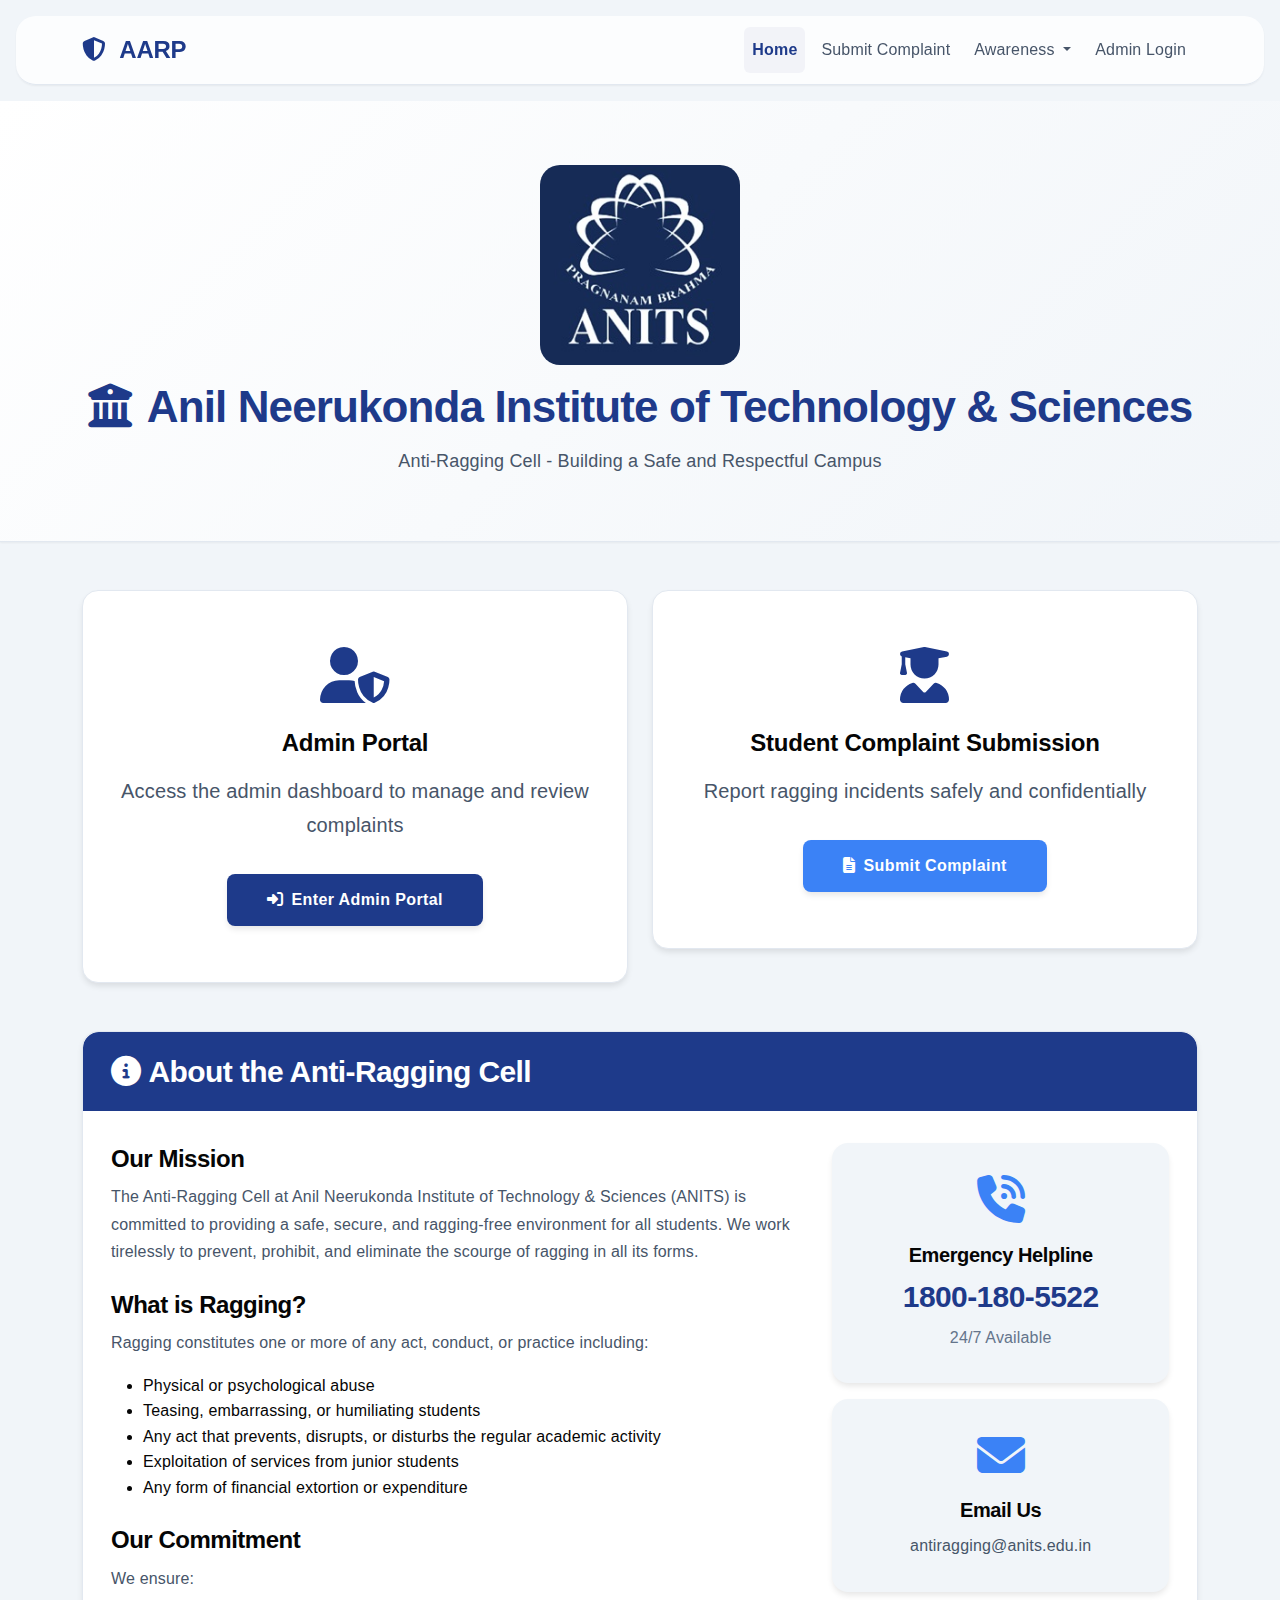
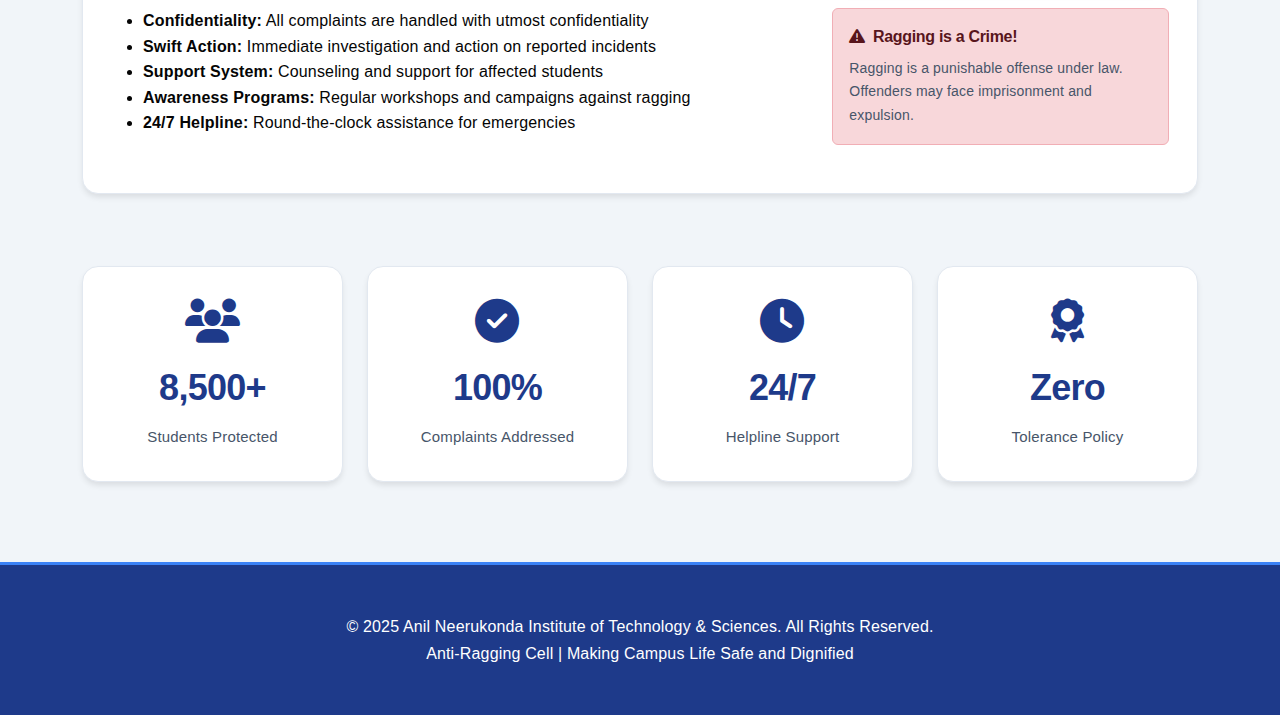
<file: index.html>
<!DOCTYPE html>
<html lang="en">
<head>
    <meta charset="UTF-8">
    <meta name="viewport" content="width=device-width, initial-scale=1.0">
    <title>Anti-Ragging Portal - ANITS</title>
    
    <!-- Bootstrap 5 CSS -->
    <link href="https://cdn.jsdelivr.net/npm/bootstrap@5.3.0/dist/css/bootstrap.min.css" rel="stylesheet">
    
    <!-- FontAwesome -->
    <link rel="stylesheet" href="https://cdnjs.cloudflare.com/ajax/libs/font-awesome/6.4.0/css/all.min.css">
    
    <!-- Custom CSS -->
    <link rel="stylesheet" href="assets/css/main.css">
</head>
<body>
    
    <!-- Navigation Bar -->
    <nav class="navbar navbar-expand-lg sticky-top">
        <div class="container">
            <a class="navbar-brand" href="index.html">
                <i class="fas fa-shield-alt me-2"></i>
                <span class="logo-text">AARP</span>
            </a>
            <button class="navbar-toggler" type="button" data-bs-toggle="collapse" data-bs-target="#navbarNav">
                <span class="navbar-toggler-icon"></span>
            </button>
            <div class="collapse navbar-collapse" id="navbarNav">
                <ul class="navbar-nav ms-auto">
                    <li class="nav-item">
                        <a class="nav-link active" href="index.html">Home</a>
                    </li>
                    <li class="nav-item">
                        <a class="nav-link" href="student.html">Submit Complaint</a>
                    </li>
                    <li class="nav-item dropdown">
                        <a class="nav-link dropdown-toggle" href="#" id="awarenessDropdown" role="button" data-bs-toggle="dropdown">
                            Awareness
                        </a>
                        <ul class="dropdown-menu">
                            <li><a class="dropdown-item" href="guidelines.html">Anti-Ragging Guidelines</a></li>
                            <li><a class="dropdown-item" href="student-rights.html">Student Rights</a></li>
                            <li><a class="dropdown-item" href="penalties.html">Penalties</a></li>
                            <li><a class="dropdown-item" href="helplines.html">Helplines</a></li>
                            <li><a class="dropdown-item" href="awareness.html">Awareness Posters</a></li>
                        </ul>
                    </li>
                    <li class="nav-item">
                        <a class="nav-link" href="admin-login.html">Admin Login</a>
                    </li>
                </ul>
            </div>
        </div>
    </nav>

    <!-- Page Header -->
    <header class="page-header">
        <div class="container">
            <div class="row align-items-center">
                <div class="col-lg-12">
                <img src = "./assets/images/anits.jpeg" alt="ANITS Logo" class="header-logo mb-3" style = "width: 200px; height: 200px; border-radius:20px;">
                    <h1><i class="fas fa-university me-3"></i>Anil Neerukonda Institute of Technology & Sciences</h1>
                    <p class="lead">Anti-Ragging Cell - Building a Safe and Respectful Campus</p>
                </div>
            </div>
        </div>
    </header>

    <!-- Main Content -->
    <main class="container my-5">
        
        <!-- Navigation Cards Section -->
        <section class="row g-4 mb-5">
            <div class="col-lg-6">
                <a href="admin-login.html" class="nav-card">
                    <div class="card h-100">
                        <div class="card-body">
                            <i class="fas fa-user-shield card-icon"></i>
                            <h3 class="card-title">Admin Portal</h3>
                            <p class="lead">Access the admin dashboard to manage and review complaints</p>
                            <button class="btn btn-primary mt-3">
                                <i class="fas fa-sign-in-alt me-2"></i>Enter Admin Portal
                            </button>
                        </div>
                    </div>
                </a>
            </div>

            <div class="col-lg-6">
                <a href="student.html" class="nav-card">
                    <div class="card h-100">
                        <div class="card-body">
                            <i class="fas fa-user-graduate card-icon"></i>
                            <h3 class="card-title">Student Complaint Submission</h3>
                            <p class="lead">Report ragging incidents safely and confidentially</p>
                            <button class="btn btn-secondary mt-3">
                                <i class="fas fa-file-alt me-2"></i>Submit Complaint
                            </button>
                        </div>
                    </div>
                </a>
            </div>
        </section>

        <!-- About Anti-Ragging Cell Section -->
        <section class="row">
            <div class="col-lg-12">
                <div class="card">
                    <div class="card-header">
                        <h3 class="mb-0"><i class="fas fa-info-circle me-2"></i>About the Anti-Ragging Cell</h3>
                    </div>
                    <div class="card-body">
                        <div class="row">
                            <div class="col-md-8">
                                <h4>Our Mission</h4>
                                <p>The Anti-Ragging Cell at Anil Neerukonda Institute of Technology & Sciences (ANITS) is committed to providing a safe, secure, and ragging-free environment for all students. We work tirelessly to prevent, prohibit, and eliminate the scourge of ragging in all its forms.</p>
                                
                                <h4 class="mt-4">What is Ragging?</h4>
                                <p>Ragging constitutes one or more of any act, conduct, or practice including:</p>
                                <ul>
                                    <li>Physical or psychological abuse</li>
                                    <li>Teasing, embarrassing, or humiliating students</li>
                                    <li>Any act that prevents, disrupts, or disturbs the regular academic activity</li>
                                    <li>Exploitation of services from junior students</li>
                                    <li>Any form of financial extortion or expenditure</li>
                                </ul>
                                
                                <h4 class="mt-4">Our Commitment</h4>
                                <p>We ensure:</p>
                                <ul>
                                    <li><strong>Confidentiality:</strong> All complaints are handled with utmost confidentiality</li>
                                    <li><strong>Swift Action:</strong> Immediate investigation and action on reported incidents</li>
                                    <li><strong>Support System:</strong> Counseling and support for affected students</li>
                                    <li><strong>Awareness Programs:</strong> Regular workshops and campaigns against ragging</li>
                                    <li><strong>24/7 Helpline:</strong> Round-the-clock assistance for emergencies</li>
                                </ul>
                            </div>
                            <div class="col-md-4">
                                <div class="card bg-light border-0">
                                    <div class="card-body text-center">
                                        <i class="fas fa-phone-volume text-secondary" style="font-size: 3rem;"></i>
                                        <h5 class="mt-3">Emergency Helpline</h5>
                                        <h3 class="text-primary">1800-180-5522</h3>
                                        <p class="text-muted mb-0">24/7 Available</p>
                                    </div>
                                </div>
                                
                                <div class="card bg-light border-0 mt-3">
                                    <div class="card-body text-center">
                                        <i class="fas fa-envelope text-secondary" style="font-size: 3rem;"></i>
                                        <h5 class="mt-3">Email Us</h5>
                                        <p class="mb-0">antiragging@anits.edu.in</p>
                                    </div>
                                </div>

                                <div class="alert alert-danger mt-3" role="alert">
                                    <h6 class="alert-heading"><i class="fas fa-exclamation-triangle me-2"></i>Ragging is a Crime!</h6>
                                    <p class="mb-0 small">Ragging is a punishable offense under law. Offenders may face imprisonment and expulsion.</p>
                                </div>
                            </div>
                        </div>
                    </div>
                </div>
            </div>
        </section>

        <!-- Statistics Section -->
        <section class="row g-4 mt-5">
            <div class="col-lg-3 col-md-6">
                <div class="stat-card text-center">
                    <i class="fas fa-users stat-icon"></i>
                    <div class="stat-value">8,500+</div>
                    <div class="stat-label">Students Protected</div>
                </div>
            </div>
            <div class="col-lg-3 col-md-6">
                <div class="stat-card text-center">
                    <i class="fas fa-check-circle stat-icon"></i>
                    <div class="stat-value">100%</div>
                    <div class="stat-label">Complaints Addressed</div>
                </div>
            </div>
            <div class="col-lg-3 col-md-6">
                <div class="stat-card text-center">
                    <i class="fas fa-clock stat-icon"></i>
                    <div class="stat-value">24/7</div>
                    <div class="stat-label">Helpline Support</div>
                </div>
            </div>
            <div class="col-lg-3 col-md-6">
                <div class="stat-card text-center">
                    <i class="fas fa-award stat-icon"></i>
                    <div class="stat-value">Zero</div>
                    <div class="stat-label">Tolerance Policy</div>
                </div>
            </div>
        </section>

    </main>

    <!-- Footer -->
    <footer class="footer">
        <div class="container">
            <p>&copy; 2025 Anil Neerukonda Institute of Technology & Sciences. All Rights Reserved.</p>
            <p>Anti-Ragging Cell | Making Campus Life Safe and Dignified</p>
        </div>
    </footer>

    <!-- Bootstrap 5 JS Bundle -->
    <script src="https://cdn.jsdelivr.net/npm/bootstrap@5.3.0/dist/js/bootstrap.bundle.min.js"></script>
    
    <!-- Custom JavaScript -->
    <script src="assets/js/main.js"></script>
    
</body>
</html>
</file>
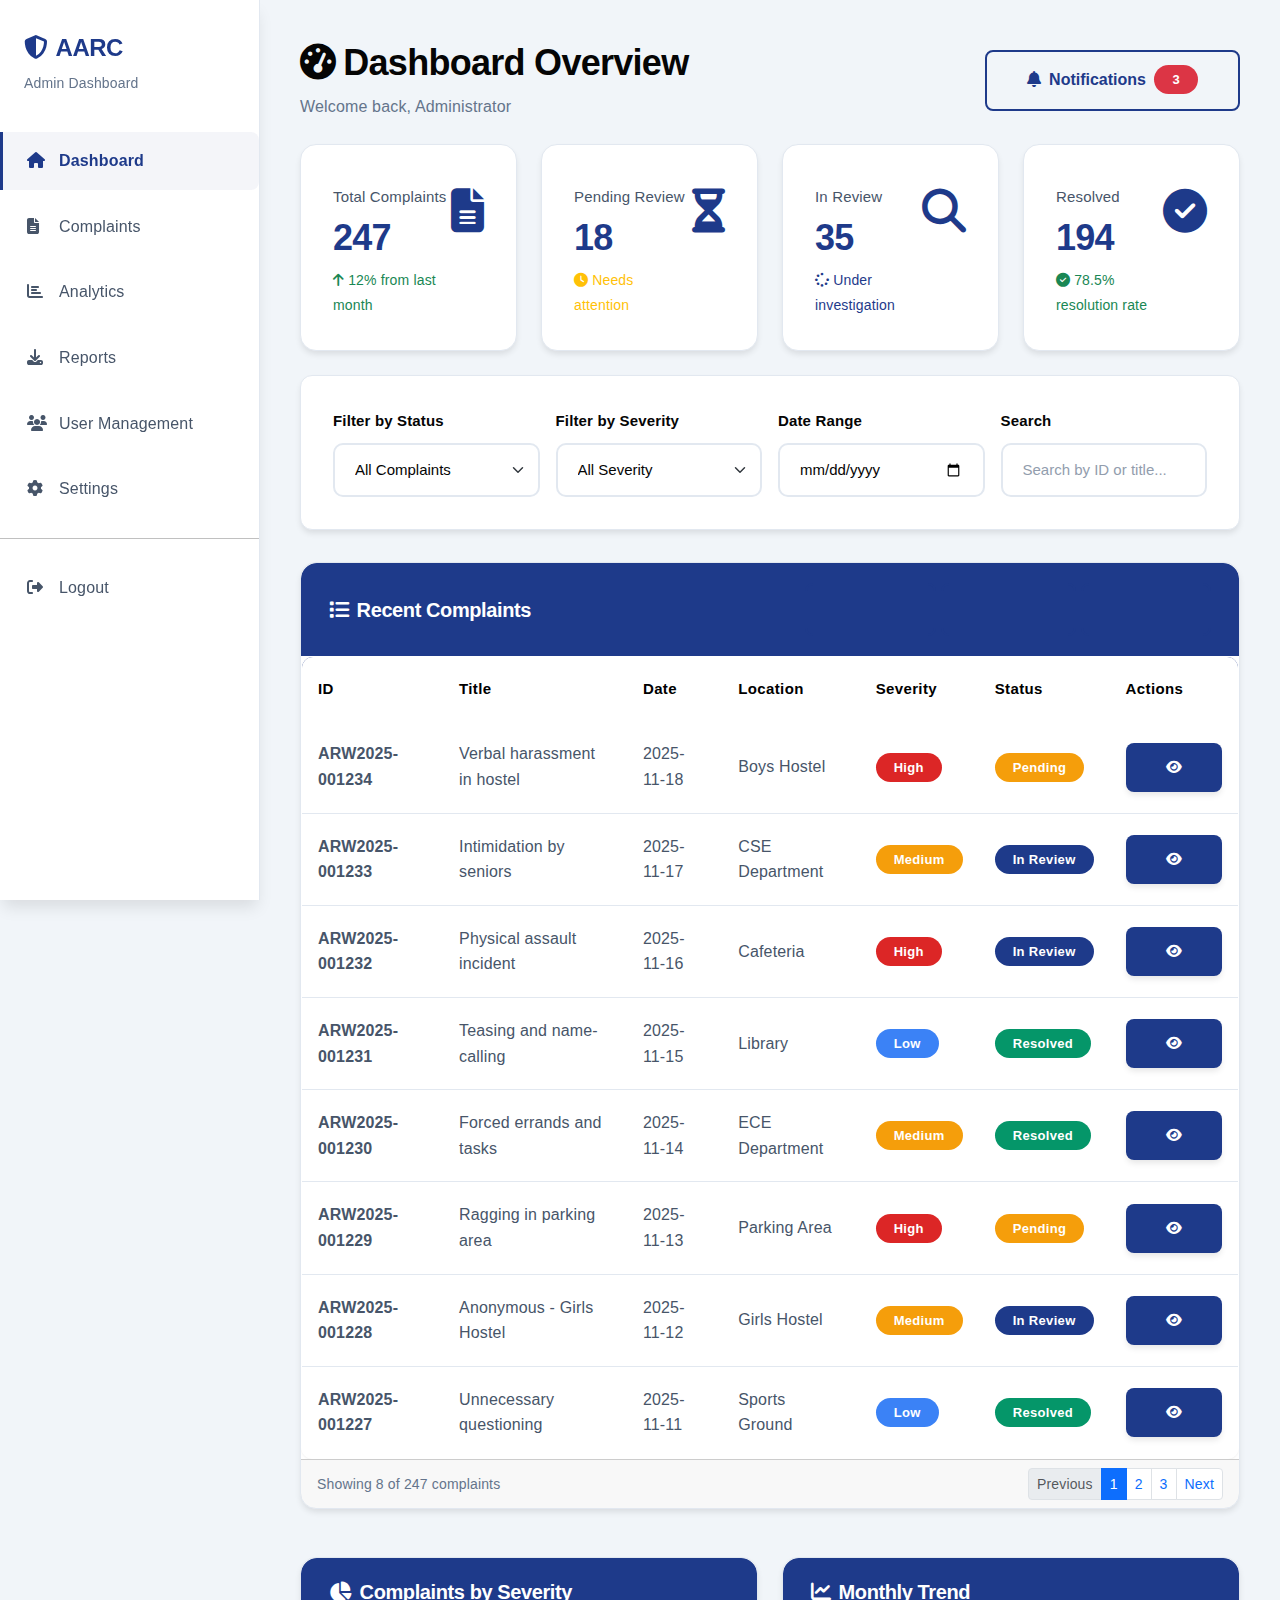
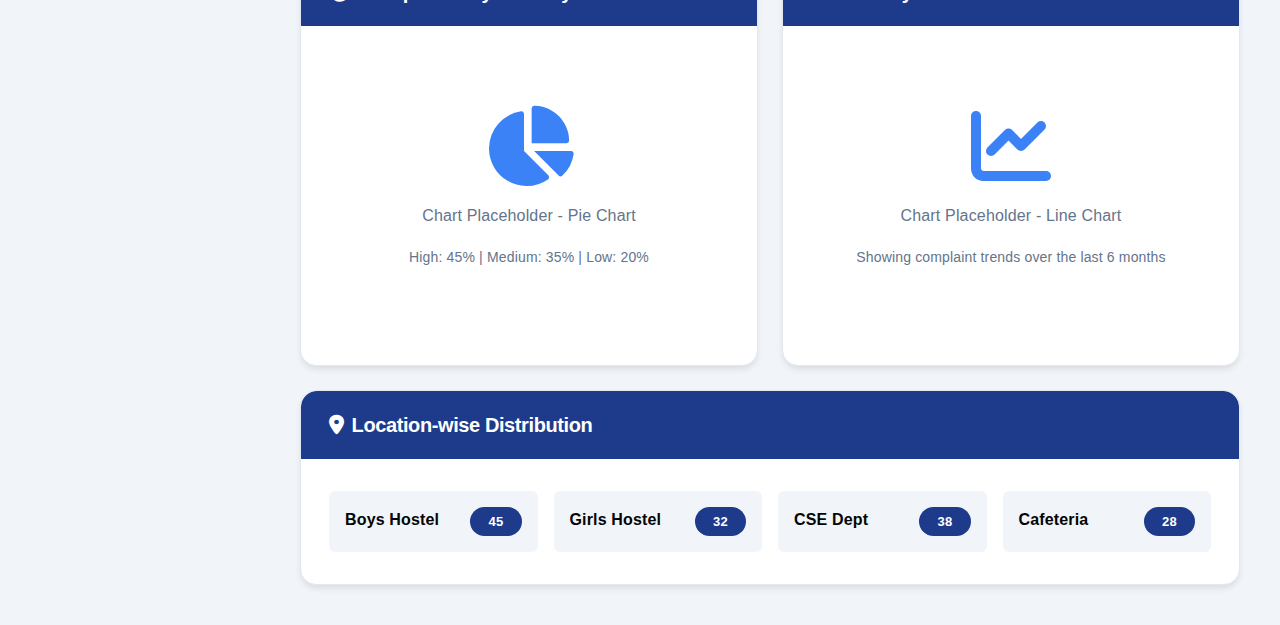
<file: admin-dashboard.html>
<!DOCTYPE html>
<html lang="en">
<head>
    <meta charset="UTF-8">
    <meta name="viewport" content="width=device-width, initial-scale=1.0">
    <title>Admin Dashboard - Anti-Ragging Portal</title>
    
    <!-- Bootstrap 5 CSS -->
    <link href="https://cdn.jsdelivr.net/npm/bootstrap@5.3.0/dist/css/bootstrap.min.css" rel="stylesheet">
    
    <!-- FontAwesome -->
    <link rel="stylesheet" href="https://cdnjs.cloudflare.com/ajax/libs/font-awesome/6.4.0/css/all.min.css">
    
    <!-- Custom CSS -->
    <link rel="stylesheet" href="assets/css/main.css">
</head>
<body>
    
    <!-- Sidebar -->
    <div class="admin-sidebar">
        <div class="sidebar-brand">
            <h4><i class="fas fa-shield-alt me-2"></i>AARC</h4>
            <p class="text-muted small mb-0">Admin Dashboard</p>
        </div>
        <nav class="nav flex-column">
            <a class="nav-link active" href="#" data-section="dashboard">
                <i class="fas fa-home"></i>Dashboard
            </a>
            <a class="nav-link" href="#" data-section="complaints">
                <i class="fas fa-file-alt"></i>Complaints
            </a>
            <a class="nav-link" href="#" data-section="analytics">
                <i class="fas fa-chart-bar"></i>Analytics
            </a>
            <a class="nav-link" href="#" data-section="reports">
                <i class="fas fa-download"></i>Reports
            </a>
            <a class="nav-link" href="#" data-section="users">
                <i class="fas fa-users"></i>User Management
            </a>
            <a class="nav-link" href="#" data-section="settings">
                <i class="fas fa-cog"></i>Settings
            </a>
            <hr>
            <a class="nav-link" href="index.html">
                <i class="fas fa-sign-out-alt"></i>Logout
            </a>
        </nav>
    </div>

    <!-- Main Content -->
    <div class="admin-content">
        
        <!-- Header -->
        <div class="d-flex justify-content-between align-items-center mb-4">
            <div>
                <h2><i class="fas fa-tachometer-alt me-2"></i>Dashboard Overview</h2>
                <p class="text-muted mb-0">Welcome back, Administrator</p>
            </div>
            <div>
                <button class="btn btn-outline-primary">
                    <i class="fas fa-bell me-2"></i>Notifications <span class="badge bg-danger ms-1">3</span>
                </button>
            </div>
        </div>

        <!-- Statistics Cards -->
        <div class="row g-4 mb-4">
            <div class="col-lg-3 col-md-6">
                <div class="stat-card">
                    <div class="d-flex justify-content-between align-items-start">
                        <div>
                            <div class="stat-label">Total Complaints</div>
                            <div class="stat-value">247</div>
                            <small class="text-success"><i class="fas fa-arrow-up me-1"></i>12% from last month</small>
                        </div>
                        <div class="stat-icon">
                            <i class="fas fa-file-alt"></i>
                        </div>
                    </div>
                </div>
            </div>
            <div class="col-lg-3 col-md-6">
                <div class="stat-card">
                    <div class="d-flex justify-content-between align-items-start">
                        <div>
                            <div class="stat-label">Pending Review</div>
                            <div class="stat-value">18</div>
                            <small class="text-warning"><i class="fas fa-clock me-1"></i>Needs attention</small>
                        </div>
                        <div class="stat-icon">
                            <i class="fas fa-hourglass-half"></i>
                        </div>
                    </div>
                </div>
            </div>
            <div class="col-lg-3 col-md-6">
                <div class="stat-card">
                    <div class="d-flex justify-content-between align-items-start">
                        <div>
                            <div class="stat-label">In Review</div>
                            <div class="stat-value">35</div>
                            <small class="text-primary"><i class="fas fa-spinner me-1"></i>Under investigation</small>
                        </div>
                        <div class="stat-icon">
                            <i class="fas fa-search"></i>
                        </div>
                    </div>
                </div>
            </div>
            <div class="col-lg-3 col-md-6">
                <div class="stat-card">
                    <div class="d-flex justify-content-between align-items-start">
                        <div>
                            <div class="stat-label">Resolved</div>
                            <div class="stat-value">194</div>
                            <small class="text-success"><i class="fas fa-check-circle me-1"></i>78.5% resolution rate</small>
                        </div>
                        <div class="stat-icon">
                            <i class="fas fa-check-circle"></i>
                        </div>
                    </div>
                </div>
            </div>
        </div>

        <!-- Filters -->
        <div class="filter-group">
            <div class="row g-3">
                <div class="col-md-3">
                    <label class="form-label fw-bold">Filter by Status</label>
                    <select class="form-select" id="statusFilter">
                        <option value="all">All Complaints</option>
                        <option value="pending">Pending</option>
                        <option value="review">In Review</option>
                        <option value="resolved">Resolved</option>
                    </select>
                </div>
                <div class="col-md-3">
                    <label class="form-label fw-bold">Filter by Severity</label>
                    <select class="form-select" id="severityFilter">
                        <option value="all">All Severity</option>
                        <option value="high">High</option>
                        <option value="medium">Medium</option>
                        <option value="low">Low</option>
                    </select>
                </div>
                <div class="col-md-3">
                    <label class="form-label fw-bold">Date Range</label>
                    <input type="date" class="form-control" id="dateFilter">
                </div>
                <div class="col-md-3">
                    <label class="form-label fw-bold">Search</label>
                    <input type="text" class="form-control" id="searchInput" placeholder="Search by ID or title...">
                </div>
            </div>
        </div>

        <!-- Complaints Table -->
        <div class="card">
            <div class="card-header d-flex justify-content-between align-items-center">
                <h5 class="mb-0"><i class="fas fa-list me-2"></i>Recent Complaints</h5>
                <div>
                    <button class="btn btn-sm btn-outline-primary" id="exportCSV">
                        <i class="fas fa-file-csv me-1"></i>CSV
                    </button>
                    <button class="btn btn-sm btn-outline-primary" id="exportExcel">
                        <i class="fas fa-file-excel me-1"></i>Excel
                    </button>
                    <button class="btn btn-sm btn-outline-primary" id="exportPDF">
                        <i class="fas fa-file-pdf me-1"></i>PDF
                    </button>
                </div>
            </div>
            <div class="card-body p-0">
                <div class="table-responsive">
                    <table class="table table-hover mb-0" id="complaintsTable">
                        <thead>
                            <tr>
                                <th>ID</th>
                                <th>Title</th>
                                <th>Date</th>
                                <th>Location</th>
                                <th>Severity</th>
                                <th>Status</th>
                                <th>Actions</th>
                            </tr>
                        </thead>
                        <tbody>
                            <tr class="complaint-row" data-id="ARW2025-001234">
                                <td><strong>ARW2025-001234</strong></td>
                                <td>Verbal harassment in hostel</td>
                                <td>2025-11-18</td>
                                <td>Boys Hostel</td>
                                <td><span class="badge badge-high">High</span></td>
                                <td><span class="badge badge-pending">Pending</span></td>
                                <td>
                                    <button class="btn btn-sm btn-primary view-details" data-bs-toggle="modal" data-bs-target="#detailsModal">
                                        <i class="fas fa-eye"></i>
                                    </button>
                                </td>
                            </tr>
                            <tr class="complaint-row" data-id="ARW2025-001233">
                                <td><strong>ARW2025-001233</strong></td>
                                <td>Intimidation by seniors</td>
                                <td>2025-11-17</td>
                                <td>CSE Department</td>
                                <td><span class="badge badge-medium">Medium</span></td>
                                <td><span class="badge badge-review">In Review</span></td>
                                <td>
                                    <button class="btn btn-sm btn-primary view-details" data-bs-toggle="modal" data-bs-target="#detailsModal">
                                        <i class="fas fa-eye"></i>
                                    </button>
                                </td>
                            </tr>
                            <tr class="complaint-row" data-id="ARW2025-001232">
                                <td><strong>ARW2025-001232</strong></td>
                                <td>Physical assault incident</td>
                                <td>2025-11-16</td>
                                <td>Cafeteria</td>
                                <td><span class="badge badge-high">High</span></td>
                                <td><span class="badge badge-review">In Review</span></td>
                                <td>
                                    <button class="btn btn-sm btn-primary view-details" data-bs-toggle="modal" data-bs-target="#detailsModal">
                                        <i class="fas fa-eye"></i>
                                    </button>
                                </td>
                            </tr>
                            <tr class="complaint-row" data-id="ARW2025-001231">
                                <td><strong>ARW2025-001231</strong></td>
                                <td>Teasing and name-calling</td>
                                <td>2025-11-15</td>
                                <td>Library</td>
                                <td><span class="badge badge-low">Low</span></td>
                                <td><span class="badge badge-resolved">Resolved</span></td>
                                <td>
                                    <button class="btn btn-sm btn-primary view-details" data-bs-toggle="modal" data-bs-target="#detailsModal">
                                        <i class="fas fa-eye"></i>
                                    </button>
                                </td>
                            </tr>
                            <tr class="complaint-row" data-id="ARW2025-001230">
                                <td><strong>ARW2025-001230</strong></td>
                                <td>Forced errands and tasks</td>
                                <td>2025-11-14</td>
                                <td>ECE Department</td>
                                <td><span class="badge badge-medium">Medium</span></td>
                                <td><span class="badge badge-resolved">Resolved</span></td>
                                <td>
                                    <button class="btn btn-sm btn-primary view-details" data-bs-toggle="modal" data-bs-target="#detailsModal">
                                        <i class="fas fa-eye"></i>
                                    </button>
                                </td>
                            </tr>
                            <tr class="complaint-row" data-id="ARW2025-001229">
                                <td><strong>ARW2025-001229</strong></td>
                                <td>Ragging in parking area</td>
                                <td>2025-11-13</td>
                                <td>Parking Area</td>
                                <td><span class="badge badge-high">High</span></td>
                                <td><span class="badge badge-pending">Pending</span></td>
                                <td>
                                    <button class="btn btn-sm btn-primary view-details" data-bs-toggle="modal" data-bs-target="#detailsModal">
                                        <i class="fas fa-eye"></i>
                                    </button>
                                </td>
                            </tr>
                            <tr class="complaint-row" data-id="ARW2025-001228">
                                <td><strong>ARW2025-001228</strong></td>
                                <td>Anonymous - Girls Hostel</td>
                                <td>2025-11-12</td>
                                <td>Girls Hostel</td>
                                <td><span class="badge badge-medium">Medium</span></td>
                                <td><span class="badge badge-review">In Review</span></td>
                                <td>
                                    <button class="btn btn-sm btn-primary view-details" data-bs-toggle="modal" data-bs-target="#detailsModal">
                                        <i class="fas fa-eye"></i>
                                    </button>
                                </td>
                            </tr>
                            <tr class="complaint-row" data-id="ARW2025-001227">
                                <td><strong>ARW2025-001227</strong></td>
                                <td>Unnecessary questioning</td>
                                <td>2025-11-11</td>
                                <td>Sports Ground</td>
                                <td><span class="badge badge-low">Low</span></td>
                                <td><span class="badge badge-resolved">Resolved</span></td>
                                <td>
                                    <button class="btn btn-sm btn-primary view-details" data-bs-toggle="modal" data-bs-target="#detailsModal">
                                        <i class="fas fa-eye"></i>
                                    </button>
                                </td>
                            </tr>
                        </tbody>
                    </table>
                </div>
            </div>
            <div class="card-footer">
                <div class="d-flex justify-content-between align-items-center">
                    <small class="text-muted">Showing 8 of 247 complaints</small>
                    <nav>
                        <ul class="pagination pagination-sm mb-0">
                            <li class="page-item disabled">
                                <a class="page-link" href="#">Previous</a>
                            </li>
                            <li class="page-item active"><a class="page-link" href="#">1</a></li>
                            <li class="page-item"><a class="page-link" href="#">2</a></li>
                            <li class="page-item"><a class="page-link" href="#">3</a></li>
                            <li class="page-item">
                                <a class="page-link" href="#">Next</a>
                            </li>
                        </ul>
                    </nav>
                </div>
            </div>
        </div>

        <!-- Analytics Section -->
        <div class="row g-4 mt-4">
            <div class="col-lg-6">
                <div class="card">
                    <div class="card-header">
                        <h5 class="mb-0"><i class="fas fa-chart-pie me-2"></i>Complaints by Severity</h5>
                    </div>
                    <div class="card-body">
                        <div class="text-center py-5">
                            <i class="fas fa-chart-pie text-secondary" style="font-size: 5rem;"></i>
                            <p class="text-muted mt-3">Chart Placeholder - Pie Chart</p>
                            <p class="small text-muted">High: 45% | Medium: 35% | Low: 20%</p>
                        </div>
                    </div>
                </div>
            </div>
            <div class="col-lg-6">
                <div class="card">
                    <div class="card-header">
                        <h5 class="mb-0"><i class="fas fa-chart-line me-2"></i>Monthly Trend</h5>
                    </div>
                    <div class="card-body">
                        <div class="text-center py-5">
                            <i class="fas fa-chart-line text-secondary" style="font-size: 5rem;"></i>
                            <p class="text-muted mt-3">Chart Placeholder - Line Chart</p>
                            <p class="small text-muted">Showing complaint trends over the last 6 months</p>
                        </div>
                    </div>
                </div>
            </div>
        </div>

        <!-- Location-wise Distribution -->
        <div class="card mt-4">
            <div class="card-header">
                <h5 class="mb-0"><i class="fas fa-map-marker-alt me-2"></i>Location-wise Distribution</h5>
            </div>
            <div class="card-body">
                <div class="row g-3">
                    <div class="col-md-3">
                        <div class="p-3 bg-light rounded">
                            <div class="d-flex justify-content-between">
                                <span class="fw-bold">Boys Hostel</span>
                                <span class="badge bg-primary">45</span>
                            </div>
                        </div>
                    </div>
                    <div class="col-md-3">
                        <div class="p-3 bg-light rounded">
                            <div class="d-flex justify-content-between">
                                <span class="fw-bold">Girls Hostel</span>
                                <span class="badge bg-primary">32</span>
                            </div>
                        </div>
                    </div>
                    <div class="col-md-3">
                        <div class="p-3 bg-light rounded">
                            <div class="d-flex justify-content-between">
                                <span class="fw-bold">CSE Dept</span>
                                <span class="badge bg-primary">38</span>
                            </div>
                        </div>
                    </div>
                    <div class="col-md-3">
                        <div class="p-3 bg-light rounded">
                            <div class="d-flex justify-content-between">
                                <span class="fw-bold">Cafeteria</span>
                                <span class="badge bg-primary">28</span>
                            </div>
                        </div>
                    </div>
                </div>
            </div>
        </div>

    </div>

    <!-- Complaint Details Modal -->
    <div class="modal fade" id="detailsModal" tabindex="-1" aria-labelledby="detailsModalLabel" aria-hidden="true">
        <div class="modal-dialog modal-lg modal-dialog-centered modal-dialog-scrollable">
            <div class="modal-content">
                <div class="modal-header">
                    <h5 class="modal-title" id="detailsModalLabel">
                        <i class="fas fa-file-alt me-2"></i>Complaint Details
                    </h5>
                    <button type="button" class="btn-close" data-bs-dismiss="modal" aria-label="Close"></button>
                </div>
                <div class="modal-body">
                    
                    <!-- Complaint ID and Status -->
                    <div class="row mb-3">
                        <div class="col-md-6">
                            <h6 class="text-muted">Complaint ID</h6>
                            <p class="fw-bold">ARW2025-001234</p>
                        </div>
                        <div class="col-md-6">
                            <h6 class="text-muted">Status</h6>
                            <p><span class="badge badge-pending">Pending Review</span></p>
                        </div>
                    </div>

                    <hr>

                    <!-- Complaint Details -->
                    <div class="mb-3">
                        <h6 class="text-muted">Title</h6>
                        <p class="fw-bold">Verbal harassment in hostel</p>
                    </div>

                    <div class="mb-3">
                        <h6 class="text-muted">Description</h6>
                        <p>I was verbally harassed by a group of seniors in the hostel common room. They used inappropriate language and threatened me when I refused to comply with their demands. This happened on multiple occasions over the past week.</p>
                    </div>

                    <div class="row mb-3">
                        <div class="col-md-6">
                            <h6 class="text-muted">Date of Incident</h6>
                            <p>November 18, 2025</p>
                        </div>
                        <div class="col-md-6">
                            <h6 class="text-muted">Location</h6>
                            <p>Boys Hostel - Block A</p>
                        </div>
                    </div>

                    <div class="row mb-3">
                        <div class="col-md-6">
                            <h6 class="text-muted">Severity Level</h6>
                            <p><span class="badge badge-high">High</span></p>
                        </div>
                        <div class="col-md-6">
                            <h6 class="text-muted">Witnesses</h6>
                            <p>2 witnesses</p>
                        </div>
                    </div>

                    <div class="mb-3">
                        <h6 class="text-muted">Complainant Details</h6>
                        <p>
                            <strong>Name:</strong> Anonymous<br>
                            <strong>Email:</strong> student@anits.edu.in<br>
                            <strong>Phone:</strong> +91 9876543210
                        </p>
                    </div>

                    <div class="mb-3">
                        <h6 class="text-muted">Evidence Attached</h6>
                        <div class="d-flex gap-2">
                            <button class="btn btn-sm btn-outline-primary">
                                <i class="fas fa-image me-1"></i>Image_1.jpg
                            </button>
                            <button class="btn btn-sm btn-outline-primary">
                                <i class="fas fa-video me-1"></i>Video_1.mp4
                            </button>
                        </div>
                    </div>

                    <hr>

                    <!-- Action Section -->
                    <h6 class="text-muted mb-3">Take Action</h6>
                    <div class="row g-2">
                        <div class="col-md-4">
                            <button class="btn btn-warning w-100">
                                <i class="fas fa-clock me-2"></i>Mark In Review
                            </button>
                        </div>
                        <div class="col-md-4">
                            <button class="btn btn-success w-100">
                                <i class="fas fa-check me-2"></i>Mark Resolved
                            </button>
                        </div>
                        <div class="col-md-4">
                            <button class="btn btn-danger w-100">
                                <i class="fas fa-times me-2"></i>Reject
                            </button>
                        </div>
                    </div>

                    <!-- Notes Section -->
                    <div class="mt-4">
                        <h6 class="text-muted">Admin Notes</h6>
                        <textarea class="form-control" rows="3" placeholder="Add investigation notes or action taken..."></textarea>
                        <button class="btn btn-primary mt-2">
                            <i class="fas fa-save me-2"></i>Save Notes
                        </button>
                    </div>

                </div>
                <div class="modal-footer">
                    <button type="button" class="btn btn-outline-secondary" data-bs-dismiss="modal">Close</button>
                    <button type="button" class="btn btn-primary">
                        <i class="fas fa-print me-2"></i>Print Details
                    </button>
                </div>
            </div>
        </div>
    </div>

    <!-- Bootstrap 5 JS Bundle -->
    <script src="https://cdn.jsdelivr.net/npm/bootstrap@5.3.0/dist/js/bootstrap.bundle.min.js"></script>
    
    <!-- Custom JavaScript -->
    <script src="assets/js/main.js"></script>
    
</body>
</html>
</file>
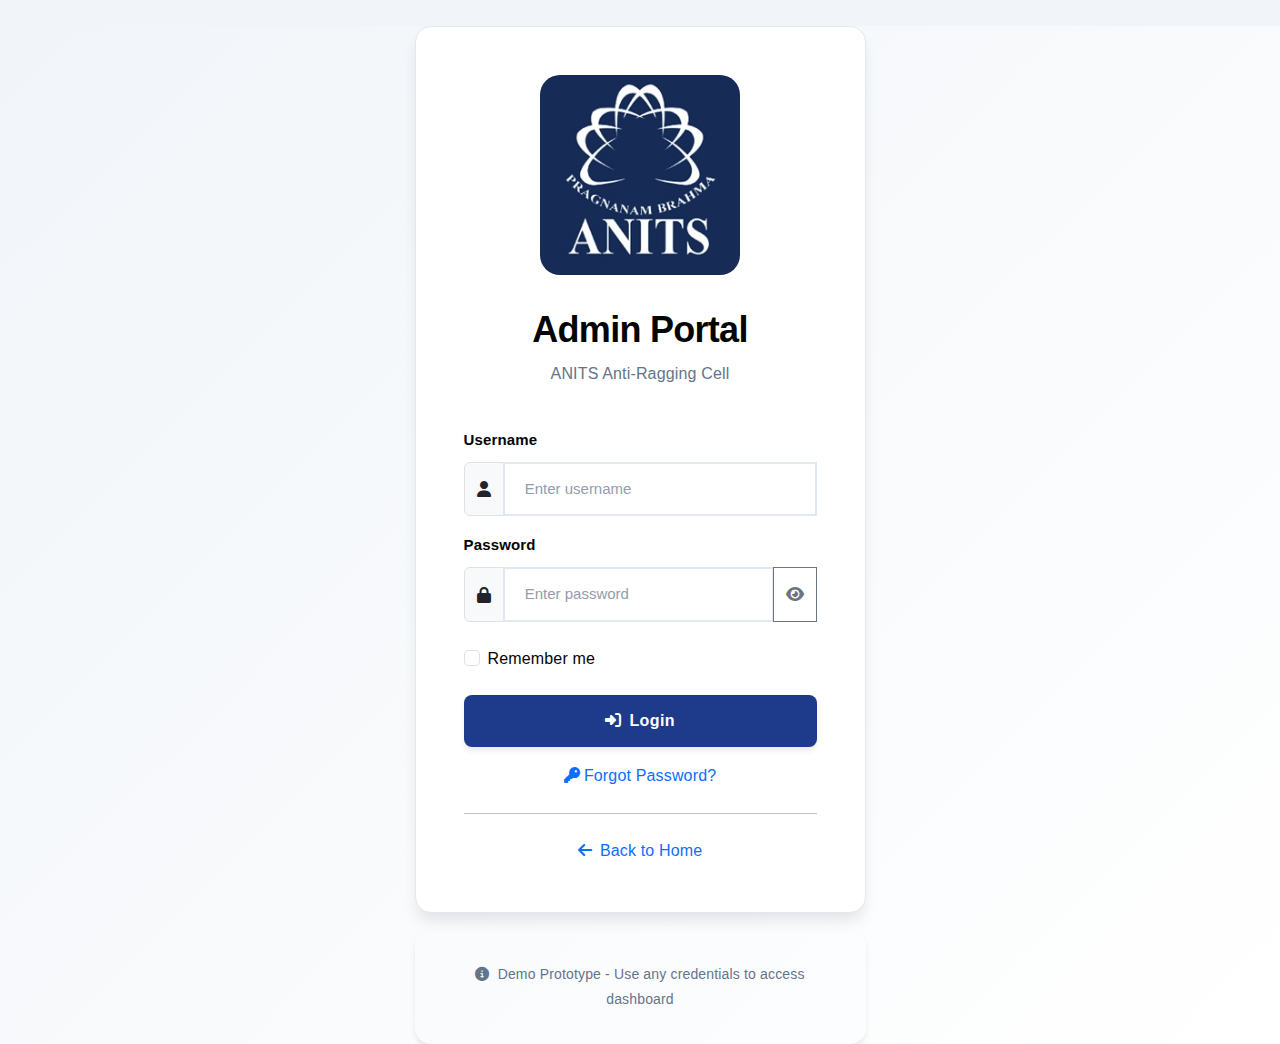
<file: admin-login.html>
<!DOCTYPE html>
<html lang="en">
<head>
    <meta charset="UTF-8">
    <meta name="viewport" content="width=device-width, initial-scale=1.0">
    <title>Admin Login - Anti-Ragging Portal</title>
    
    <!-- Bootstrap 5 CSS -->
    <link href="https://cdn.jsdelivr.net/npm/bootstrap@5.3.0/dist/css/bootstrap.min.css" rel="stylesheet">
    
    <!-- FontAwesome -->
    <link rel="stylesheet" href="https://cdnjs.cloudflare.com/ajax/libs/font-awesome/6.4.0/css/all.min.css">
    
    <!-- Custom CSS -->
    <link rel="stylesheet" href="assets/css/main.css">
</head>
<body>
    </br>
    <!-- Login Container -->
    <div class="login-container">
        <div class="container">
            <div class="row justify-content-center">
                <div class="col-lg-5 col-md-7">
                    
                    <!-- Login Card -->
                    <div class="card login-card">
                        <div class="card-body p-5">
                            
                            <!-- Login Header -->
                            <div class="login-header">
                               <img src = "./assets/images/anits.jpeg" alt="ANITS Logo" class="header-logo mb-3" style = "width: 200px; height: 200px; border-radius:20px;">
                 
                                <h2 class="mt-3">Admin Portal</h2>
                                <p class="text-muted">ANITS Anti-Ragging Cell</p>
                            </div>

                            <!-- Login Form -->
                            <form id="loginForm" novalidate>
                                
                                <div class="mb-3">
                                    <label for="username" class="form-label">Username</label>
                                    <div class="input-group">
                                        <span class="input-group-text">
                                            <i class="fas fa-user"></i>
                                        </span>
                                        <input type="text" class="form-control" id="username" placeholder="Enter username" required>
                                        <div class="invalid-feedback">Please enter your username.</div>
                                    </div>
                                </div>

                                <div class="mb-4">
                                    <label for="password" class="form-label">Password</label>
                                    <div class="input-group">
                                        <span class="input-group-text">
                                            <i class="fas fa-lock"></i>
                                        </span>
                                        <input type="password" class="form-control" id="password" placeholder="Enter password" required>
                                        <button class="btn btn-outline-secondary" type="button" id="togglePassword">
                                            <i class="fas fa-eye"></i>
                                        </button>
                                        <div class="invalid-feedback">Please enter your password.</div>
                                    </div>
                                </div>

                                <div class="mb-4 form-check">
                                    <input type="checkbox" class="form-check-input" id="rememberMe">
                                    <label class="form-check-label" for="rememberMe">
                                        Remember me
                                    </label>
                                </div>

                                <button type="submit" class="btn btn-primary w-100 mb-3">
                                    <i class="fas fa-sign-in-alt me-2"></i>Login
                                </button>

                                <div class="text-center">
                                    <a href="#" class="text-decoration-none" data-bs-toggle="modal" data-bs-target="#forgotPasswordModal">
                                        <i class="fas fa-key me-1"></i>Forgot Password?
                                    </a>
                                </div>

                            </form>

                            <hr class="my-4">

                            <!-- Back to Home Link -->
                            <div class="text-center">
                                <a href="index.html" class="text-decoration-none">
                                    <i class="fas fa-arrow-left me-2"></i>Back to Home
                                </a>
                            </div>

                        </div>
                    </div>

                    <!-- Demo Credentials Info -->
                    <div class="card mt-3 border-0 bg-transparent">
                        <div class="card-body text-center">
                            <small class="text-muted">
                                <i class="fas fa-info-circle me-1"></i>
                                Demo Prototype - Use any credentials to access dashboard
                            </small>
                        </div>
                    </div>

                </div>
            </div>
        </div>
    </div>

    <!-- Forgot Password Modal -->
    <div class="modal fade" id="forgotPasswordModal" tabindex="-1" aria-labelledby="forgotPasswordModalLabel" aria-hidden="true">
        <div class="modal-dialog modal-dialog-centered">
            <div class="modal-content">
                <div class="modal-header">
                    <h5 class="modal-title" id="forgotPasswordModalLabel">
                        <i class="fas fa-key me-2"></i>Reset Password
                    </h5>
                    <button type="button" class="btn-close" data-bs-dismiss="modal" aria-label="Close"></button>
                </div>
                <div class="modal-body">
                    <p class="text-muted">Enter your registered email address to receive password reset instructions.</p>
                    <form id="forgotPasswordForm">
                        <div class="mb-3">
                            <label for="resetEmail" class="form-label">Email Address</label>
                            <input type="email" class="form-control" id="resetEmail" placeholder="your.email@anits.edu.in" required>
                        </div>
                        <button type="submit" class="btn btn-primary w-100">
                            <i class="fas fa-paper-plane me-2"></i>Send Reset Link
                        </button>
                    </form>
                </div>
            </div>
        </div>
    </div>

    <!-- Bootstrap 5 JS Bundle -->
    <script src="https://cdn.jsdelivr.net/npm/bootstrap@5.3.0/dist/js/bootstrap.bundle.min.js"></script>
    
    <!-- Custom JavaScript -->
    <script src="assets/js/main.js"></script>
    
</body>
</html>
</file>
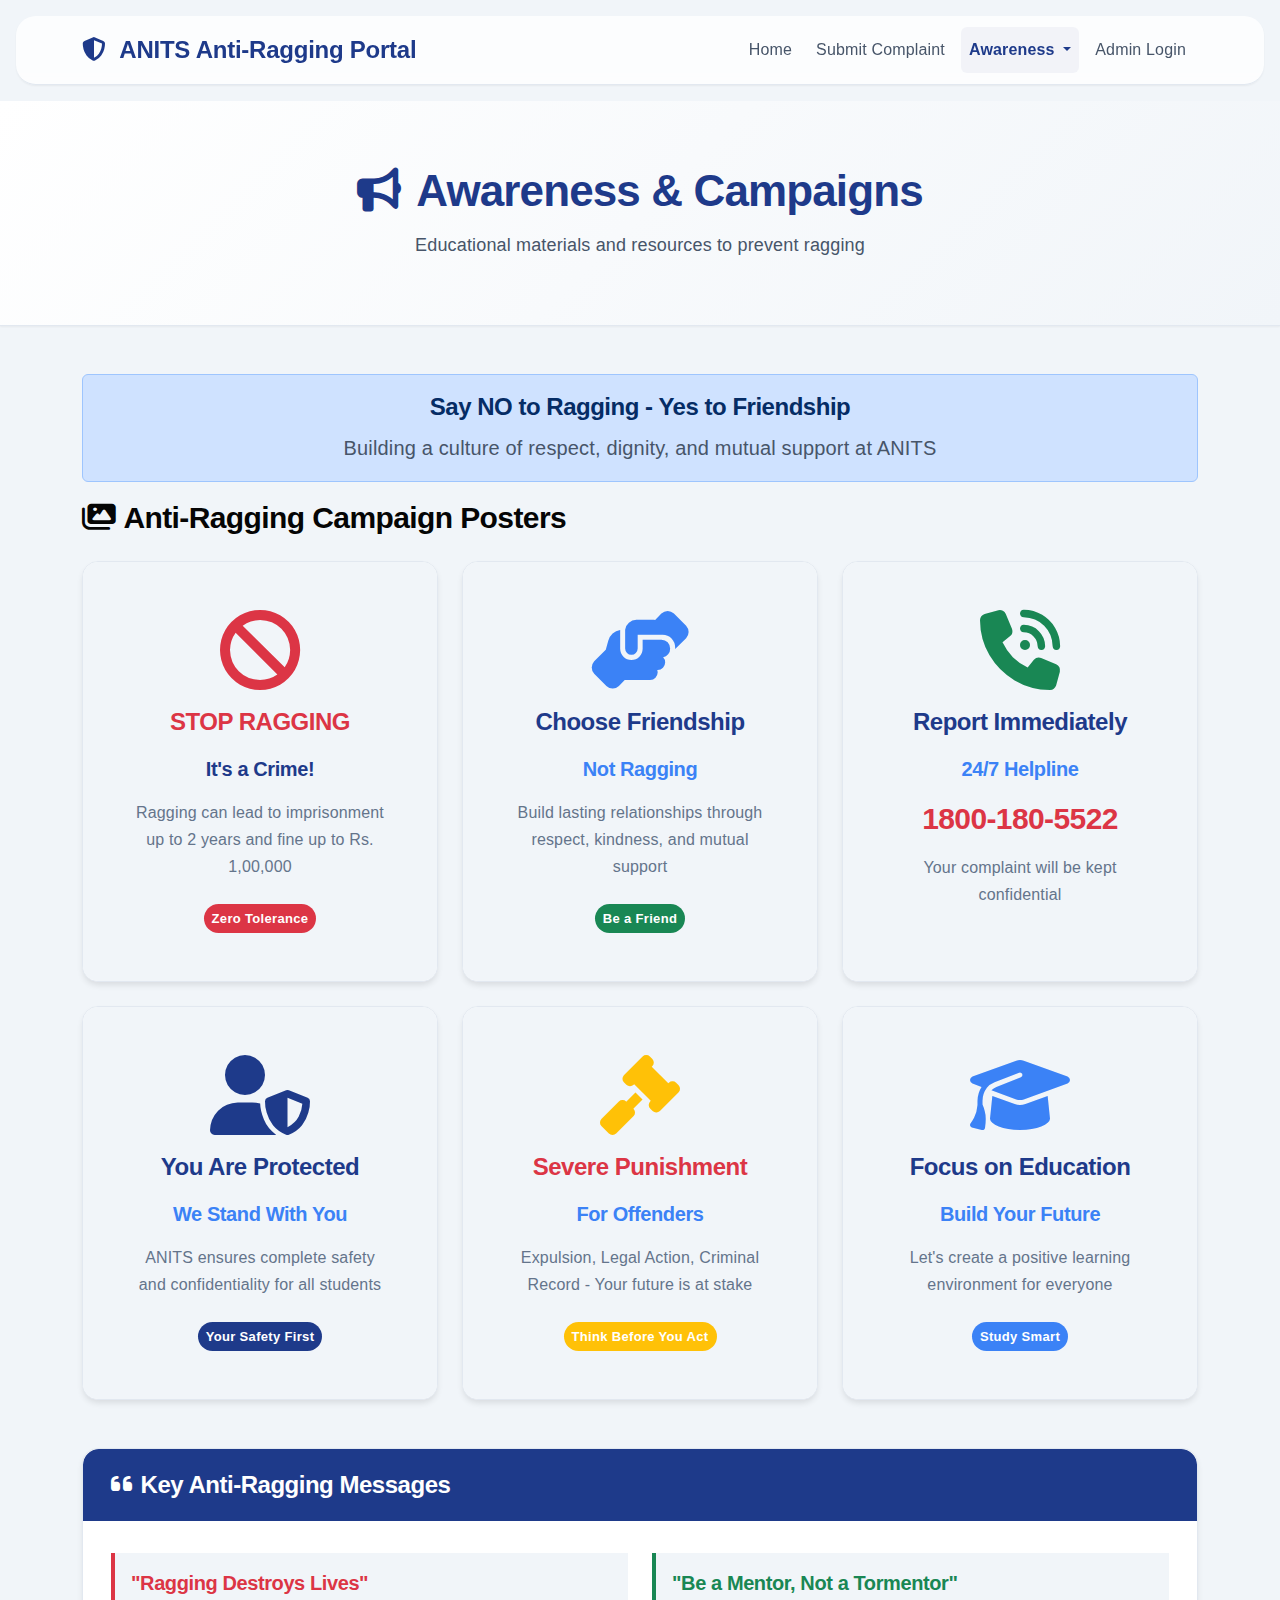
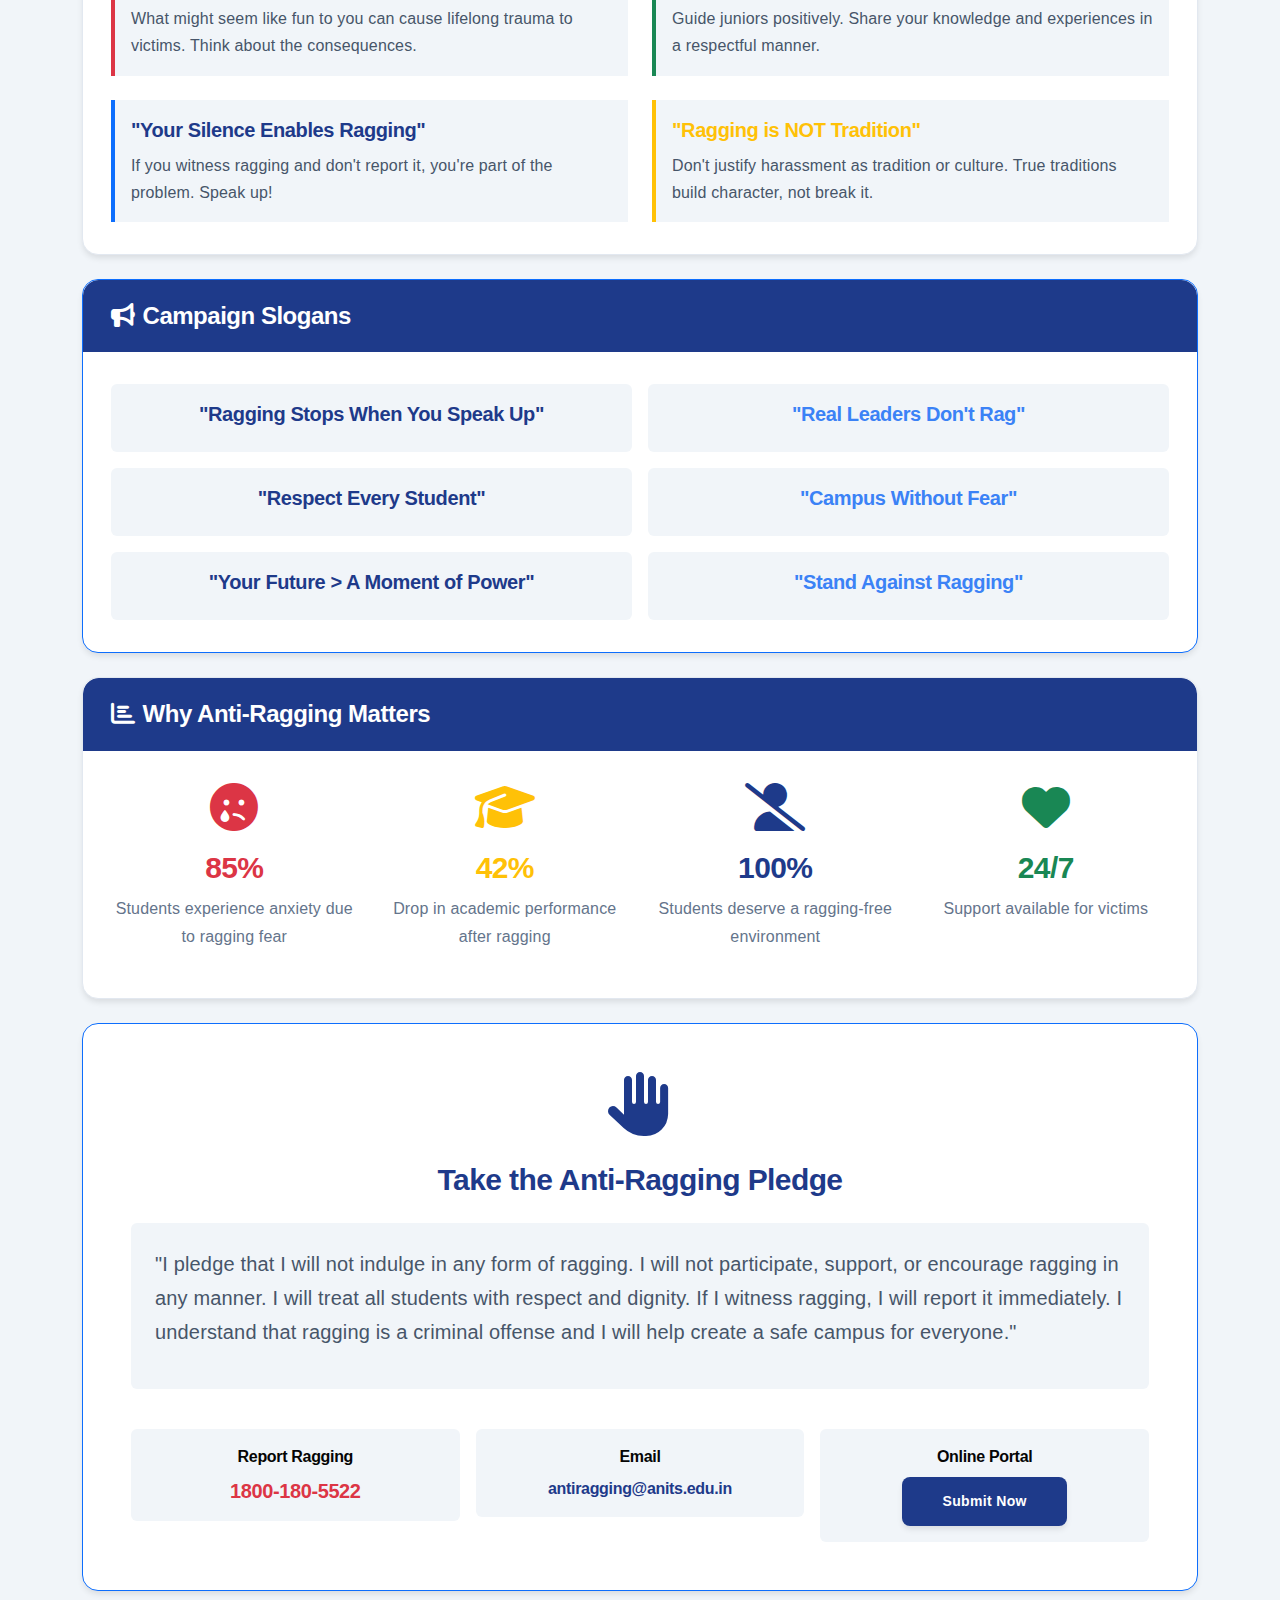
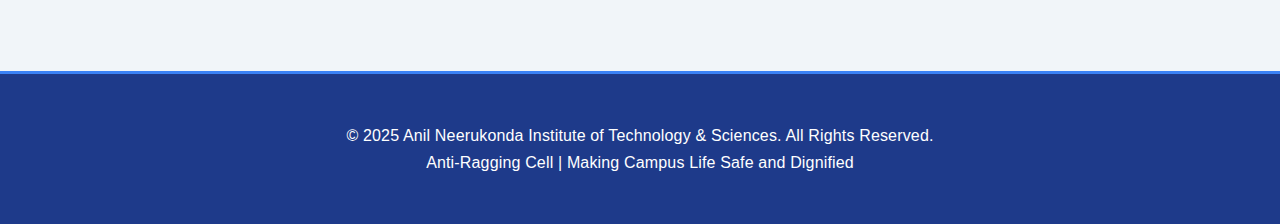
<file: awareness.html>
<!DOCTYPE html>
<html lang="en">
<head>
    <meta charset="UTF-8">
    <meta name="viewport" content="width=device-width, initial-scale=1.0">
    <title>Awareness Posters - ANITS</title>
    
    <!-- Bootstrap 5 CSS -->
    <link href="https://cdn.jsdelivr.net/npm/bootstrap@5.3.0/dist/css/bootstrap.min.css" rel="stylesheet">
    
    <!-- FontAwesome -->
    <link rel="stylesheet" href="https://cdnjs.cloudflare.com/ajax/libs/font-awesome/6.4.0/css/all.min.css">
    
    <!-- Custom CSS -->
    <link rel="stylesheet" href="assets/css/main.css">
</head>
<body>
    
    <!-- Navigation Bar -->
    <nav class="navbar navbar-expand-lg sticky-top">
        <div class="container">
            <a class="navbar-brand" href="index.html">
                <i class="fas fa-shield-alt me-2"></i>
                <span class="logo-text">ANITS Anti-Ragging Portal</span>
            </a>
            <button class="navbar-toggler" type="button" data-bs-toggle="collapse" data-bs-target="#navbarNav">
                <span class="navbar-toggler-icon"></span>
            </button>
            <div class="collapse navbar-collapse" id="navbarNav">
                <ul class="navbar-nav ms-auto">
                    <li class="nav-item">
                        <a class="nav-link" href="index.html">Home</a>
                    </li>
                    <li class="nav-item">
                        <a class="nav-link" href="student.html">Submit Complaint</a>
                    </li>
                    <li class="nav-item dropdown">
                        <a class="nav-link dropdown-toggle active" href="#" id="awarenessDropdown" role="button" data-bs-toggle="dropdown">
                            Awareness
                        </a>
                        <ul class="dropdown-menu">
                            <li><a class="dropdown-item" href="guidelines.html">Anti-Ragging Guidelines</a></li>
                            <li><a class="dropdown-item" href="student-rights.html">Student Rights</a></li>
                            <li><a class="dropdown-item" href="penalties.html">Penalties</a></li>
                            <li><a class="dropdown-item" href="helplines.html">Helplines</a></li>
                            <li><a class="dropdown-item active" href="awareness.html">Awareness Posters</a></li>
                        </ul>
                    </li>
                    <li class="nav-item">
                        <a class="nav-link" href="admin-login.html">Admin Login</a>
                    </li>
                </ul>
            </div>
        </div>
    </nav>

    <!-- Page Header -->
    <header class="page-header">
        <div class="container">
            <h1><i class="fas fa-bullhorn me-3"></i>Awareness & Campaigns</h1>
            <p>Educational materials and resources to prevent ragging</p>
        </div>
    </header>

    <!-- Main Content -->
    <main class="container my-5">
        
        <div class="row">
            <div class="col-lg-12">
                
                <!-- Campaign Message -->
                <div class="alert alert-primary text-center" role="alert">
                    <h4 class="alert-heading">Say NO to Ragging - Yes to Friendship</h4>
                    <p class="mb-0 lead">Building a culture of respect, dignity, and mutual support at ANITS</p>
                </div>

                <!-- Poster Grid -->
                <h3 class="mb-4"><i class="fas fa-images me-2"></i>Anti-Ragging Campaign Posters</h3>
                <div class="row g-4 mb-5">
                    
                    <!-- Poster 1 -->
                    <div class="col-lg-4 col-md-6">
                        <div class="card h-100">
                            <div class="card-body text-center p-5 bg-light">
                                <i class="fas fa-ban text-danger" style="font-size: 5rem;"></i>
                                <h4 class="mt-3 text-danger">STOP RAGGING</h4>
                                <h5 class="text-primary mt-3">It's a Crime!</h5>
                                <p class="mt-3 text-muted">Ragging can lead to imprisonment up to 2 years and fine up to Rs. 1,00,000</p>
                                <div class="mt-4">
                                    <span class="badge bg-danger p-2">Zero Tolerance</span>
                                </div>
                            </div>
                        </div>
                    </div>

                    <!-- Poster 2 -->
                    <div class="col-lg-4 col-md-6">
                        <div class="card h-100">
                            <div class="card-body text-center p-5 bg-light">
                                <i class="fas fa-hands-helping text-secondary" style="font-size: 5rem;"></i>
                                <h4 class="mt-3 text-primary">Choose Friendship</h4>
                                <h5 class="text-secondary mt-3">Not Ragging</h5>
                                <p class="mt-3 text-muted">Build lasting relationships through respect, kindness, and mutual support</p>
                                <div class="mt-4">
                                    <span class="badge bg-success p-2">Be a Friend</span>
                                </div>
                            </div>
                        </div>
                    </div>

                    <!-- Poster 3 -->
                    <div class="col-lg-4 col-md-6">
                        <div class="card h-100">
                            <div class="card-body text-center p-5 bg-light">
                                <i class="fas fa-phone-volume text-success" style="font-size: 5rem;"></i>
                                <h4 class="mt-3 text-primary">Report Immediately</h4>
                                <h5 class="text-secondary mt-3">24/7 Helpline</h5>
                                <h3 class="text-danger mt-3">1800-180-5522</h3>
                                <p class="mt-3 text-muted">Your complaint will be kept confidential</p>
                            </div>
                        </div>
                    </div>

                    <!-- Poster 4 -->
                    <div class="col-lg-4 col-md-6">
                        <div class="card h-100">
                            <div class="card-body text-center p-5 bg-light">
                                <i class="fas fa-user-shield text-primary" style="font-size: 5rem;"></i>
                                <h4 class="mt-3 text-primary">You Are Protected</h4>
                                <h5 class="text-secondary mt-3">We Stand With You</h5>
                                <p class="mt-3 text-muted">ANITS ensures complete safety and confidentiality for all students</p>
                                <div class="mt-4">
                                    <span class="badge bg-primary p-2">Your Safety First</span>
                                </div>
                            </div>
                        </div>
                    </div>

                    <!-- Poster 5 -->
                    <div class="col-lg-4 col-md-6">
                        <div class="card h-100">
                            <div class="card-body text-center p-5 bg-light">
                                <i class="fas fa-gavel text-warning" style="font-size: 5rem;"></i>
                                <h4 class="mt-3 text-danger">Severe Punishment</h4>
                                <h5 class="text-secondary mt-3">For Offenders</h5>
                                <p class="mt-3 text-muted">Expulsion, Legal Action, Criminal Record - Your future is at stake</p>
                                <div class="mt-4">
                                    <span class="badge bg-warning p-2">Think Before You Act</span>
                                </div>
                            </div>
                        </div>
                    </div>

                    <!-- Poster 6 -->
                    <div class="col-lg-4 col-md-6">
                        <div class="card h-100">
                            <div class="card-body text-center p-5 bg-light">
                                <i class="fas fa-graduation-cap text-secondary" style="font-size: 5rem;"></i>
                                <h4 class="mt-3 text-primary">Focus on Education</h4>
                                <h5 class="text-secondary mt-3">Build Your Future</h5>
                                <p class="mt-3 text-muted">Let's create a positive learning environment for everyone</p>
                                <div class="mt-4">
                                    <span class="badge bg-secondary p-2">Study Smart</span>
                                </div>
                            </div>
                        </div>
                    </div>

                </div>

                <!-- Key Messages -->
                <div class="card mb-4">
                    <div class="card-header">
                        <h4 class="mb-0"><i class="fas fa-quote-left me-2"></i>Key Anti-Ragging Messages</h4>
                    </div>
                    <div class="card-body">
                        <div class="row g-4">
                            <div class="col-md-6">
                                <div class="p-3 border-start border-4 border-danger bg-light">
                                    <h5 class="text-danger">"Ragging Destroys Lives"</h5>
                                    <p class="mb-0">What might seem like fun to you can cause lifelong trauma to victims. Think about the consequences.</p>
                                </div>
                            </div>
                            <div class="col-md-6">
                                <div class="p-3 border-start border-4 border-success bg-light">
                                    <h5 class="text-success">"Be a Mentor, Not a Tormentor"</h5>
                                    <p class="mb-0">Guide juniors positively. Share your knowledge and experiences in a respectful manner.</p>
                                </div>
                            </div>
                            <div class="col-md-6">
                                <div class="p-3 border-start border-4 border-primary bg-light">
                                    <h5 class="text-primary">"Your Silence Enables Ragging"</h5>
                                    <p class="mb-0">If you witness ragging and don't report it, you're part of the problem. Speak up!</p>
                                </div>
                            </div>
                            <div class="col-md-6">
                                <div class="p-3 border-start border-4 border-warning bg-light">
                                    <h5 class="text-warning">"Ragging is NOT Tradition"</h5>
                                    <p class="mb-0">Don't justify harassment as tradition or culture. True traditions build character, not break it.</p>
                                </div>
                            </div>
                        </div>
                    </div>
                </div>

                <!-- Slogans -->
                <div class="card mb-4 border-primary">
                    <div class="card-header bg-primary text-white">
                        <h4 class="mb-0 text-white"><i class="fas fa-bullhorn me-2"></i>Campaign Slogans</h4>
                    </div>
                    <div class="card-body">
                        <div class="row g-3">
                            <div class="col-md-6">
                                <div class="p-3 bg-light rounded text-center">
                                    <h5 class="text-primary">"Ragging Stops When You Speak Up"</h5>
                                </div>
                            </div>
                            <div class="col-md-6">
                                <div class="p-3 bg-light rounded text-center">
                                    <h5 class="text-secondary">"Real Leaders Don't Rag"</h5>
                                </div>
                            </div>
                            <div class="col-md-6">
                                <div class="p-3 bg-light rounded text-center">
                                    <h5 class="text-primary">"Respect Every Student"</h5>
                                </div>
                            </div>
                            <div class="col-md-6">
                                <div class="p-3 bg-light rounded text-center">
                                    <h5 class="text-secondary">"Campus Without Fear"</h5>
                                </div>
                            </div>
                            <div class="col-md-6">
                                <div class="p-3 bg-light rounded text-center">
                                    <h5 class="text-primary">"Your Future > A Moment of Power"</h5>
                                </div>
                            </div>
                            <div class="col-md-6">
                                <div class="p-3 bg-light rounded text-center">
                                    <h5 class="text-secondary">"Stand Against Ragging"</h5>
                                </div>
                            </div>
                        </div>
                    </div>
                </div>

                <!-- Statistics -->
                <div class="card mb-4">
                    <div class="card-header">
                        <h4 class="mb-0"><i class="fas fa-chart-bar me-2"></i>Why Anti-Ragging Matters</h4>
                    </div>
                    <div class="card-body">
                        <div class="row g-4 text-center">
                            <div class="col-md-3">
                                <i class="fas fa-sad-tear text-danger" style="font-size: 3rem;"></i>
                                <h3 class="mt-3 text-danger">85%</h3>
                                <p class="text-muted">Students experience anxiety due to ragging fear</p>
                            </div>
                            <div class="col-md-3">
                                <i class="fas fa-graduation-cap text-warning" style="font-size: 3rem;"></i>
                                <h3 class="mt-3 text-warning">42%</h3>
                                <p class="text-muted">Drop in academic performance after ragging</p>
                            </div>
                            <div class="col-md-3">
                                <i class="fas fa-user-slash text-primary" style="font-size: 3rem;"></i>
                                <h3 class="mt-3 text-primary">100%</h3>
                                <p class="text-muted">Students deserve a ragging-free environment</p>
                            </div>
                            <div class="col-md-3">
                                <i class="fas fa-heart text-success" style="font-size: 3rem;"></i>
                                <h3 class="mt-3 text-success">24/7</h3>
                                <p class="text-muted">Support available for victims</p>
                            </div>
                        </div>
                    </div>
                </div>

                <!-- Pledge -->
                <div class="card border-primary">
                    <div class="card-body text-center p-5">
                        <i class="fas fa-hand-paper text-primary" style="font-size: 4rem;"></i>
                        <h3 class="mt-4 text-primary">Take the Anti-Ragging Pledge</h3>
                        <div class="p-4 bg-light rounded my-4">
                            <p class="lead text-start">
                                "I pledge that I will not indulge in any form of ragging. I will not participate, support, or encourage ragging in any manner. I will treat all students with respect and dignity. If I witness ragging, I will report it immediately. I understand that ragging is a criminal offense and I will help create a safe campus for everyone."
                            </p>
                        </div>
                        <div class="row g-3 mt-4">
                            <div class="col-md-4">
                                <div class="p-3 bg-light rounded">
                                    <h6>Report Ragging</h6>
                                    <h5 class="text-danger mb-0">1800-180-5522</h5>
                                </div>
                            </div>
                            <div class="col-md-4">
                                <div class="p-3 bg-light rounded">
                                    <h6>Email</h6>
                                    <h6 class="text-primary mb-0">antiragging@anits.edu.in</h6>
                                </div>
                            </div>
                            <div class="col-md-4">
                                <div class="p-3 bg-light rounded">
                                    <h6>Online Portal</h6>
                                    <a href="student.html" class="btn btn-sm btn-primary">Submit Now</a>
                                </div>
                            </div>
                        </div>
                    </div>
                </div>

            </div>
        </div>

    </main>

    <!-- Footer -->
    <footer class="footer">
        <div class="container">
            <p>&copy; 2025 Anil Neerukonda Institute of Technology & Sciences. All Rights Reserved.</p>
            <p>Anti-Ragging Cell | Making Campus Life Safe and Dignified</p>
        </div>
    </footer>

    <!-- Bootstrap 5 JS Bundle -->
    <script src="https://cdn.jsdelivr.net/npm/bootstrap@5.3.0/dist/js/bootstrap.bundle.min.js"></script>
    
    <!-- Custom JavaScript -->
    <script src="assets/js/main.js"></script>
    
</body>
</html>
</file>
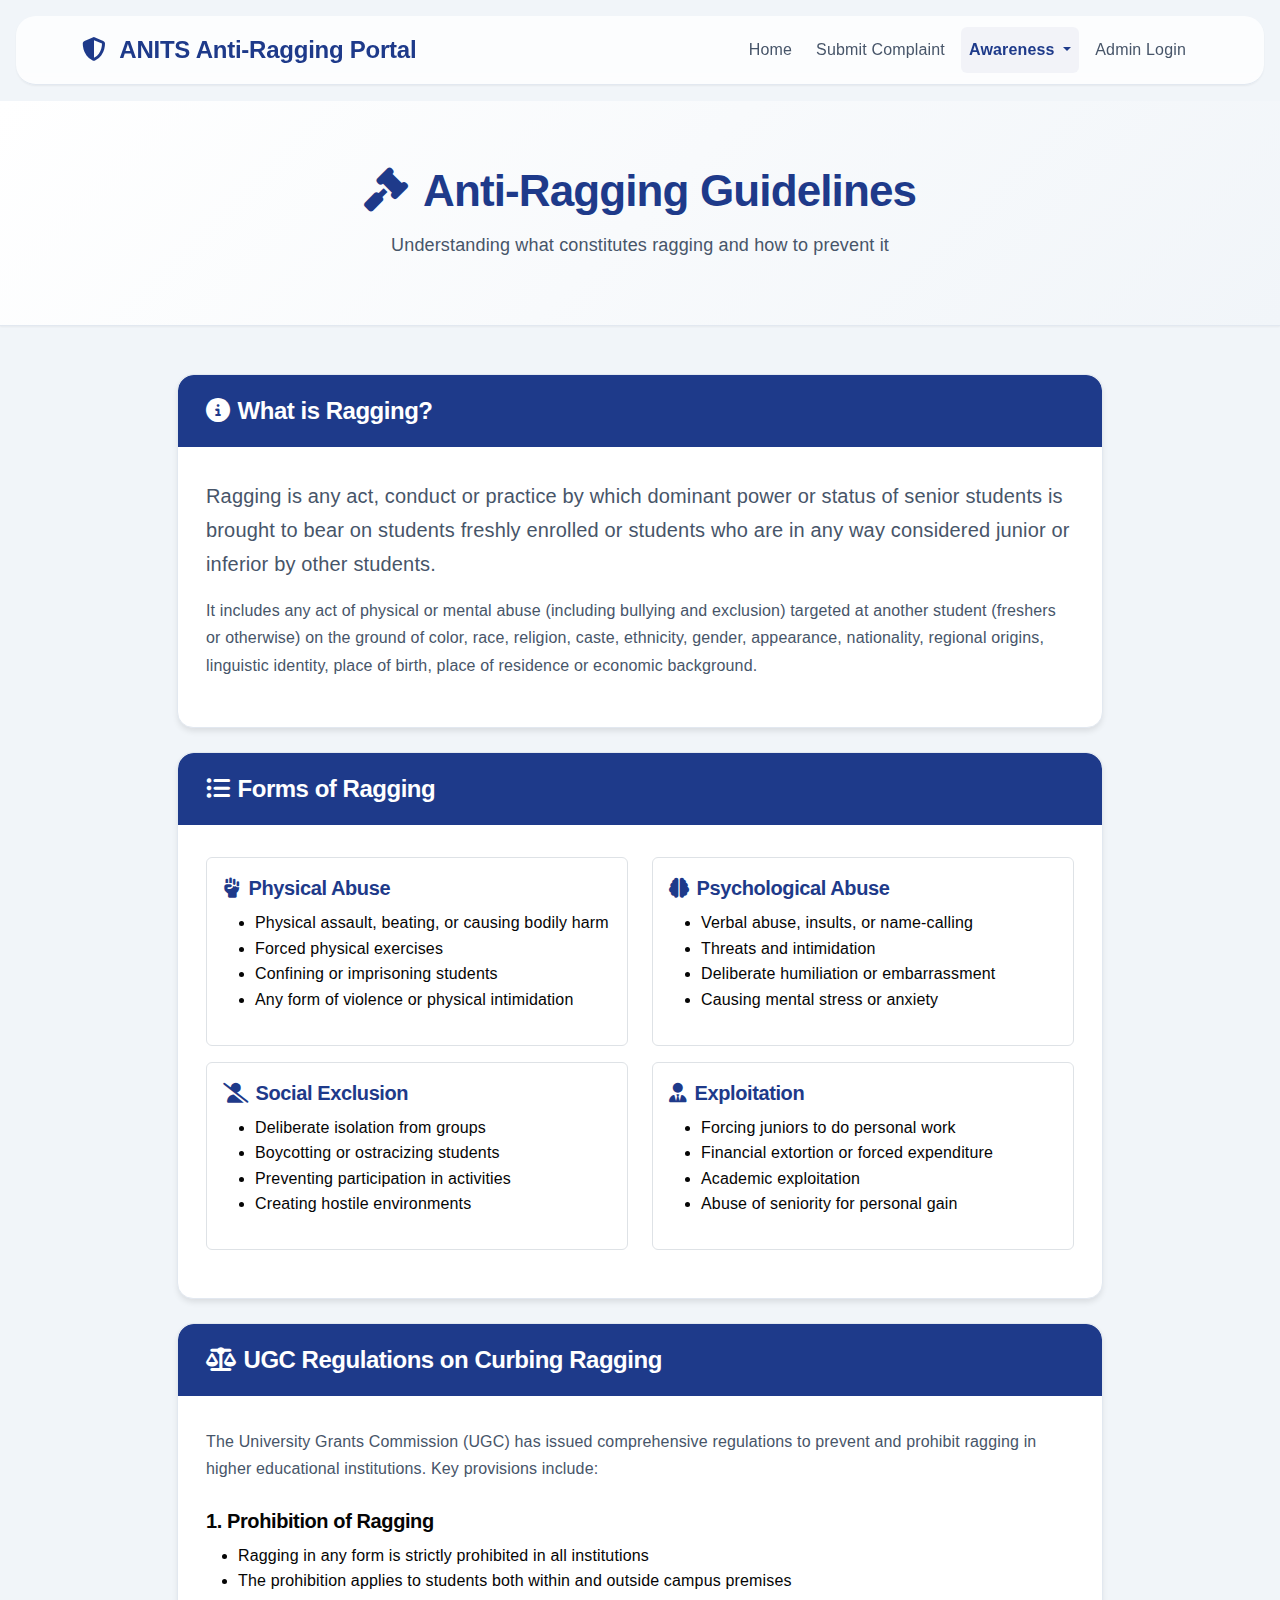
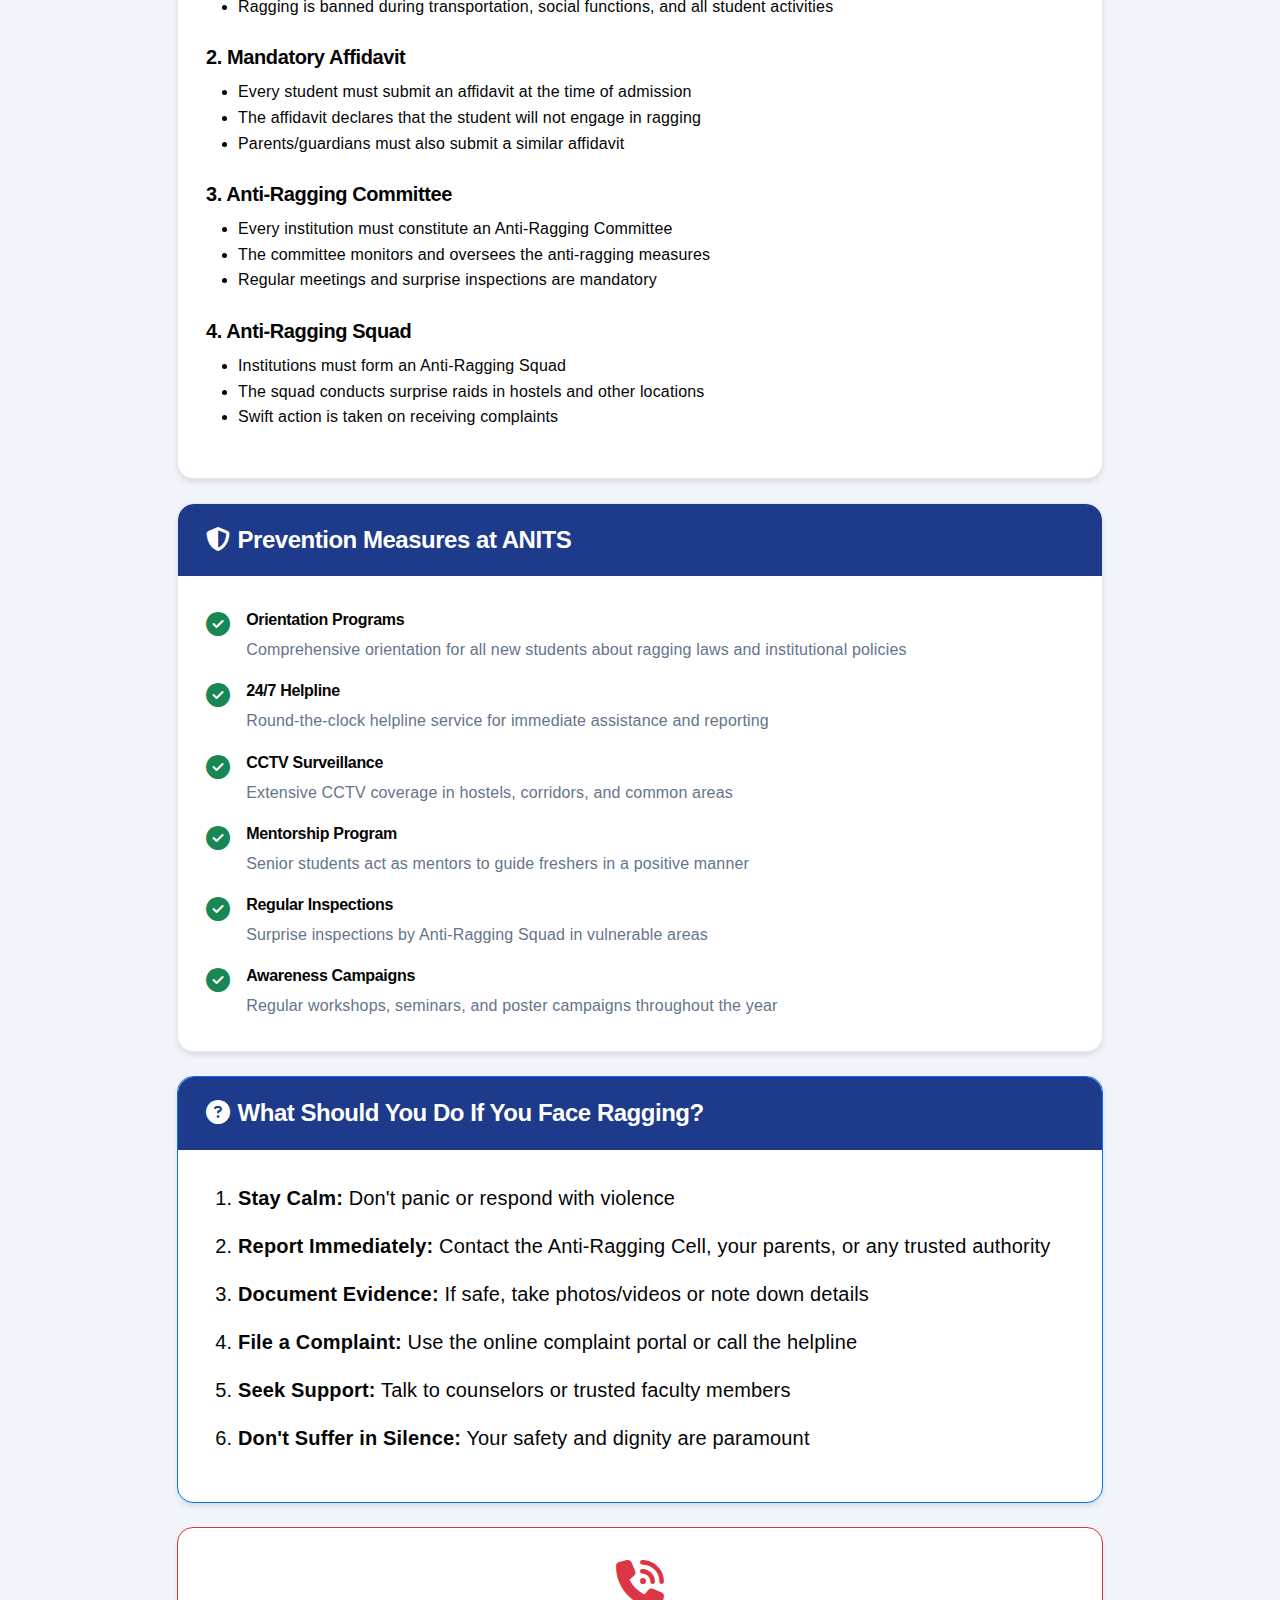
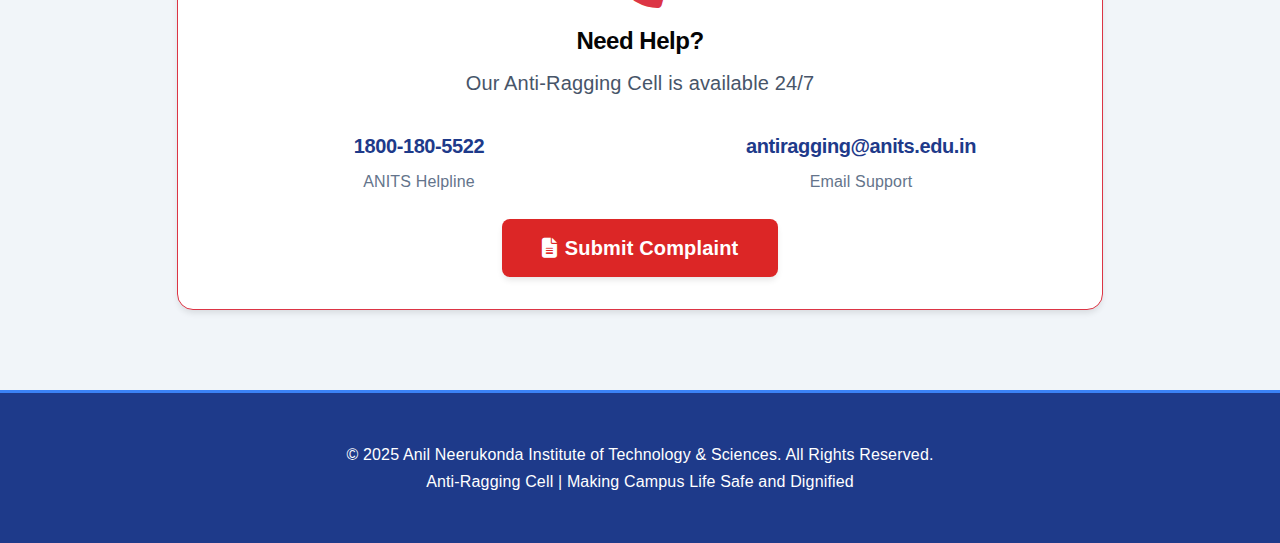
<file: guidelines.html>
<!DOCTYPE html>
<html lang="en">
<head>
    <meta charset="UTF-8">
    <meta name="viewport" content="width=device-width, initial-scale=1.0">
    <title>Anti-Ragging Guidelines - ANITS</title>
    
    <!-- Bootstrap 5 CSS -->
    <link href="https://cdn.jsdelivr.net/npm/bootstrap@5.3.0/dist/css/bootstrap.min.css" rel="stylesheet">
    
    <!-- FontAwesome -->
    <link rel="stylesheet" href="https://cdnjs.cloudflare.com/ajax/libs/font-awesome/6.4.0/css/all.min.css">
    
    <!-- Custom CSS -->
    <link rel="stylesheet" href="assets/css/main.css">
</head>
<body>
    
    <!-- Navigation Bar -->
    <nav class="navbar navbar-expand-lg sticky-top">
        <div class="container">
            <a class="navbar-brand" href="index.html">
                <i class="fas fa-shield-alt me-2"></i>
                <span class="logo-text">ANITS Anti-Ragging Portal</span>
            </a>
            <button class="navbar-toggler" type="button" data-bs-toggle="collapse" data-bs-target="#navbarNav">
                <span class="navbar-toggler-icon"></span>
            </button>
            <div class="collapse navbar-collapse" id="navbarNav">
                <ul class="navbar-nav ms-auto">
                    <li class="nav-item">
                        <a class="nav-link" href="index.html">Home</a>
                    </li>
                    <li class="nav-item">
                        <a class="nav-link" href="student.html">Submit Complaint</a>
                    </li>
                    <li class="nav-item dropdown">
                        <a class="nav-link dropdown-toggle active" href="#" id="awarenessDropdown" role="button" data-bs-toggle="dropdown">
                            Awareness
                        </a>
                        <ul class="dropdown-menu">
                            <li><a class="dropdown-item active" href="guidelines.html">Anti-Ragging Guidelines</a></li>
                            <li><a class="dropdown-item" href="student-rights.html">Student Rights</a></li>
                            <li><a class="dropdown-item" href="penalties.html">Penalties</a></li>
                            <li><a class="dropdown-item" href="helplines.html">Helplines</a></li>
                            <li><a class="dropdown-item" href="awareness.html">Awareness Posters</a></li>
                        </ul>
                    </li>
                    <li class="nav-item">
                        <a class="nav-link" href="admin-login.html">Admin Login</a>
                    </li>
                </ul>
            </div>
        </div>
    </nav>

    <!-- Page Header -->
    <header class="page-header">
        <div class="container">
            <h1><i class="fas fa-gavel me-3"></i>Anti-Ragging Guidelines</h1>
            <p>Understanding what constitutes ragging and how to prevent it</p>
        </div>
    </header>

    <!-- Main Content -->
    <main class="container my-5">
        
        <div class="row">
            <div class="col-lg-10 mx-auto">
                
                <!-- Introduction -->
                <div class="card mb-4">
                    <div class="card-header">
                        <h4 class="mb-0"><i class="fas fa-info-circle me-2"></i>What is Ragging?</h4>
                    </div>
                    <div class="card-body">
                        <p class="lead">Ragging is any act, conduct or practice by which dominant power or status of senior students is brought to bear on students freshly enrolled or students who are in any way considered junior or inferior by other students.</p>
                        <p>It includes any act of physical or mental abuse (including bullying and exclusion) targeted at another student (freshers or otherwise) on the ground of color, race, religion, caste, ethnicity, gender, appearance, nationality, regional origins, linguistic identity, place of birth, place of residence or economic background.</p>
                    </div>
                </div>

                <!-- Forms of Ragging -->
                <div class="card mb-4">
                    <div class="card-header">
                        <h4 class="mb-0"><i class="fas fa-list-ul me-2"></i>Forms of Ragging</h4>
                    </div>
                    <div class="card-body">
                        <div class="row">
                            <div class="col-md-6 mb-3">
                                <div class="p-3 border rounded h-100">
                                    <h5 class="text-primary"><i class="fas fa-fist-raised me-2"></i>Physical Abuse</h5>
                                    <ul>
                                        <li>Physical assault, beating, or causing bodily harm</li>
                                        <li>Forced physical exercises</li>
                                        <li>Confining or imprisoning students</li>
                                        <li>Any form of violence or physical intimidation</li>
                                    </ul>
                                </div>
                            </div>
                            <div class="col-md-6 mb-3">
                                <div class="p-3 border rounded h-100">
                                    <h5 class="text-primary"><i class="fas fa-brain me-2"></i>Psychological Abuse</h5>
                                    <ul>
                                        <li>Verbal abuse, insults, or name-calling</li>
                                        <li>Threats and intimidation</li>
                                        <li>Deliberate humiliation or embarrassment</li>
                                        <li>Causing mental stress or anxiety</li>
                                    </ul>
                                </div>
                            </div>
                            <div class="col-md-6 mb-3">
                                <div class="p-3 border rounded h-100">
                                    <h5 class="text-primary"><i class="fas fa-user-slash me-2"></i>Social Exclusion</h5>
                                    <ul>
                                        <li>Deliberate isolation from groups</li>
                                        <li>Boycotting or ostracizing students</li>
                                        <li>Preventing participation in activities</li>
                                        <li>Creating hostile environments</li>
                                    </ul>
                                </div>
                            </div>
                            <div class="col-md-6 mb-3">
                                <div class="p-3 border rounded h-100">
                                    <h5 class="text-primary"><i class="fas fa-user-tie me-2"></i>Exploitation</h5>
                                    <ul>
                                        <li>Forcing juniors to do personal work</li>
                                        <li>Financial extortion or forced expenditure</li>
                                        <li>Academic exploitation</li>
                                        <li>Abuse of seniority for personal gain</li>
                                    </ul>
                                </div>
                            </div>
                        </div>
                    </div>
                </div>

                <!-- UGC Regulations -->
                <div class="card mb-4">
                    <div class="card-header">
                        <h4 class="mb-0"><i class="fas fa-balance-scale me-2"></i>UGC Regulations on Curbing Ragging</h4>
                    </div>
                    <div class="card-body">
                        <p>The University Grants Commission (UGC) has issued comprehensive regulations to prevent and prohibit ragging in higher educational institutions. Key provisions include:</p>
                        
                        <h5 class="mt-4">1. Prohibition of Ragging</h5>
                        <ul>
                            <li>Ragging in any form is strictly prohibited in all institutions</li>
                            <li>The prohibition applies to students both within and outside campus premises</li>
                            <li>Ragging is banned during transportation, social functions, and all student activities</li>
                        </ul>

                        <h5 class="mt-4">2. Mandatory Affidavit</h5>
                        <ul>
                            <li>Every student must submit an affidavit at the time of admission</li>
                            <li>The affidavit declares that the student will not engage in ragging</li>
                            <li>Parents/guardians must also submit a similar affidavit</li>
                        </ul>

                        <h5 class="mt-4">3. Anti-Ragging Committee</h5>
                        <ul>
                            <li>Every institution must constitute an Anti-Ragging Committee</li>
                            <li>The committee monitors and oversees the anti-ragging measures</li>
                            <li>Regular meetings and surprise inspections are mandatory</li>
                        </ul>

                        <h5 class="mt-4">4. Anti-Ragging Squad</h5>
                        <ul>
                            <li>Institutions must form an Anti-Ragging Squad</li>
                            <li>The squad conducts surprise raids in hostels and other locations</li>
                            <li>Swift action is taken on receiving complaints</li>
                        </ul>
                    </div>
                </div>

                <!-- Prevention Measures -->
                <div class="card mb-4">
                    <div class="card-header">
                        <h4 class="mb-0"><i class="fas fa-shield-alt me-2"></i>Prevention Measures at ANITS</h4>
                    </div>
                    <div class="card-body">
                        <div class="row g-3">
                            <div class="col-md-12">
                                <div class="d-flex align-items-start">
                                    <i class="fas fa-check-circle text-success fs-4 me-3 mt-1"></i>
                                    <div>
                                        <h6 class="mb-1">Orientation Programs</h6>
                                        <p class="mb-0 text-muted">Comprehensive orientation for all new students about ragging laws and institutional policies</p>
                                    </div>
                                </div>
                            </div>
                            <div class="col-md-12">
                                <div class="d-flex align-items-start">
                                    <i class="fas fa-check-circle text-success fs-4 me-3 mt-1"></i>
                                    <div>
                                        <h6 class="mb-1">24/7 Helpline</h6>
                                        <p class="mb-0 text-muted">Round-the-clock helpline service for immediate assistance and reporting</p>
                                    </div>
                                </div>
                            </div>
                            <div class="col-md-12">
                                <div class="d-flex align-items-start">
                                    <i class="fas fa-check-circle text-success fs-4 me-3 mt-1"></i>
                                    <div>
                                        <h6 class="mb-1">CCTV Surveillance</h6>
                                        <p class="mb-0 text-muted">Extensive CCTV coverage in hostels, corridors, and common areas</p>
                                    </div>
                                </div>
                            </div>
                            <div class="col-md-12">
                                <div class="d-flex align-items-start">
                                    <i class="fas fa-check-circle text-success fs-4 me-3 mt-1"></i>
                                    <div>
                                        <h6 class="mb-1">Mentorship Program</h6>
                                        <p class="mb-0 text-muted">Senior students act as mentors to guide freshers in a positive manner</p>
                                    </div>
                                </div>
                            </div>
                            <div class="col-md-12">
                                <div class="d-flex align-items-start">
                                    <i class="fas fa-check-circle text-success fs-4 me-3 mt-1"></i>
                                    <div>
                                        <h6 class="mb-1">Regular Inspections</h6>
                                        <p class="mb-0 text-muted">Surprise inspections by Anti-Ragging Squad in vulnerable areas</p>
                                    </div>
                                </div>
                            </div>
                            <div class="col-md-12">
                                <div class="d-flex align-items-start">
                                    <i class="fas fa-check-circle text-success fs-4 me-3 mt-1"></i>
                                    <div>
                                        <h6 class="mb-1">Awareness Campaigns</h6>
                                        <p class="mb-0 text-muted">Regular workshops, seminars, and poster campaigns throughout the year</p>
                                    </div>
                                </div>
                            </div>
                        </div>
                    </div>
                </div>

                <!-- What to Do -->
                <div class="card mb-4 border-primary">
                    <div class="card-header bg-primary text-white">
                        <h4 class="mb-0 text-white"><i class="fas fa-question-circle me-2"></i>What Should You Do If You Face Ragging?</h4>
                    </div>
                    <div class="card-body">
                        <ol class="fs-5">
                            <li class="mb-3"><strong>Stay Calm:</strong> Don't panic or respond with violence</li>
                            <li class="mb-3"><strong>Report Immediately:</strong> Contact the Anti-Ragging Cell, your parents, or any trusted authority</li>
                            <li class="mb-3"><strong>Document Evidence:</strong> If safe, take photos/videos or note down details</li>
                            <li class="mb-3"><strong>File a Complaint:</strong> Use the online complaint portal or call the helpline</li>
                            <li class="mb-3"><strong>Seek Support:</strong> Talk to counselors or trusted faculty members</li>
                            <li class="mb-0"><strong>Don't Suffer in Silence:</strong> Your safety and dignity are paramount</li>
                        </ol>
                    </div>
                </div>

                <!-- Contact Information -->
                <div class="card border-danger">
                    <div class="card-body text-center">
                        <i class="fas fa-phone-volume text-danger" style="font-size: 3rem;"></i>
                        <h4 class="mt-3">Need Help?</h4>
                        <p class="lead">Our Anti-Ragging Cell is available 24/7</p>
                        <div class="row g-3 mt-3">
                            <div class="col-md-6">
                                <h5 class="text-primary">1800-180-5522</h5>
                                <p class="text-muted mb-0">ANITS Helpline</p>
                            </div>
                            <div class="col-md-6">
                                <h5 class="text-primary">antiragging@anits.edu.in</h5>
                                <p class="text-muted mb-0">Email Support</p>
                            </div>
                        </div>
                        <a href="student.html" class="btn btn-danger btn-lg mt-4">
                            <i class="fas fa-file-alt me-2"></i>Submit Complaint
                        </a>
                    </div>
                </div>

            </div>
        </div>

    </main>

    <!-- Footer -->
    <footer class="footer">
        <div class="container">
            <p>&copy; 2025 Anil Neerukonda Institute of Technology & Sciences. All Rights Reserved.</p>
            <p>Anti-Ragging Cell | Making Campus Life Safe and Dignified</p>
        </div>
    </footer>

    <!-- Bootstrap 5 JS Bundle -->
    <script src="https://cdn.jsdelivr.net/npm/bootstrap@5.3.0/dist/js/bootstrap.bundle.min.js"></script>
    
    <!-- Custom JavaScript -->
    <script src="assets/js/main.js"></script>
    
</body>
</html>
</file>
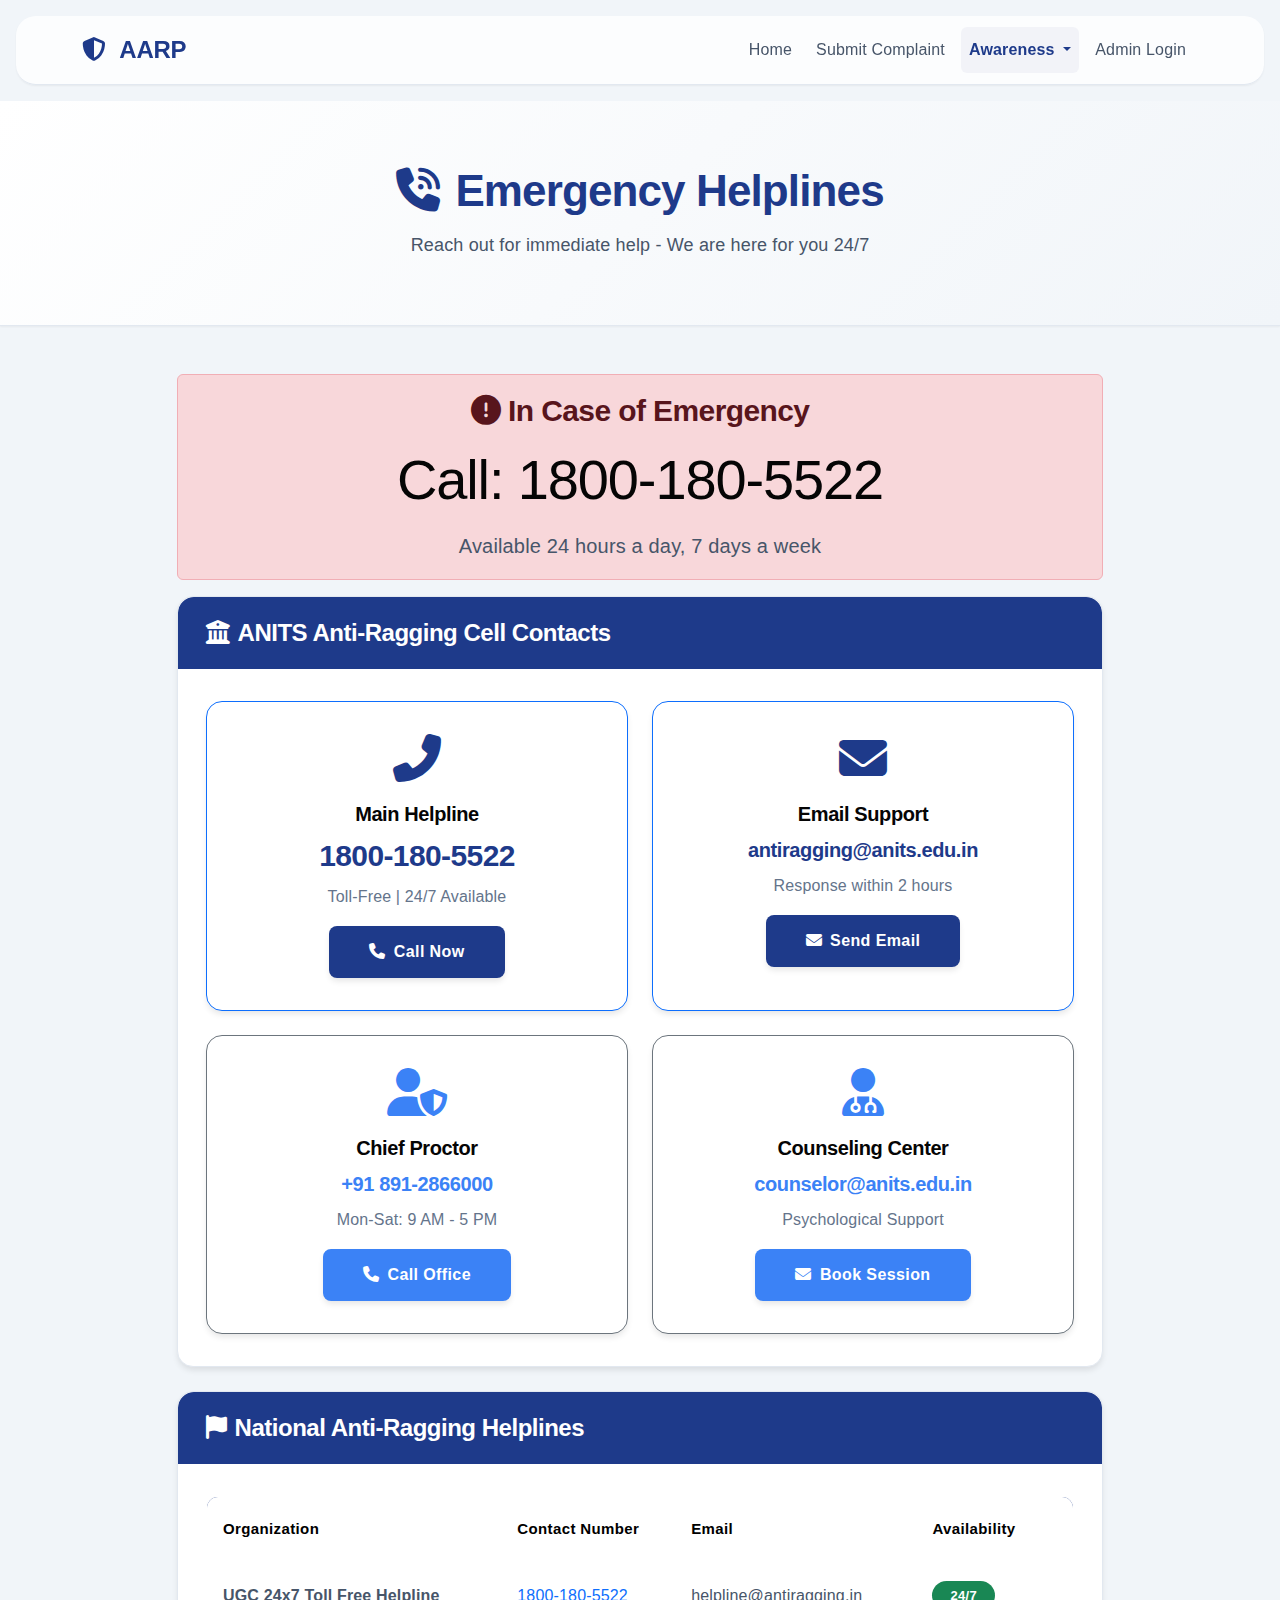
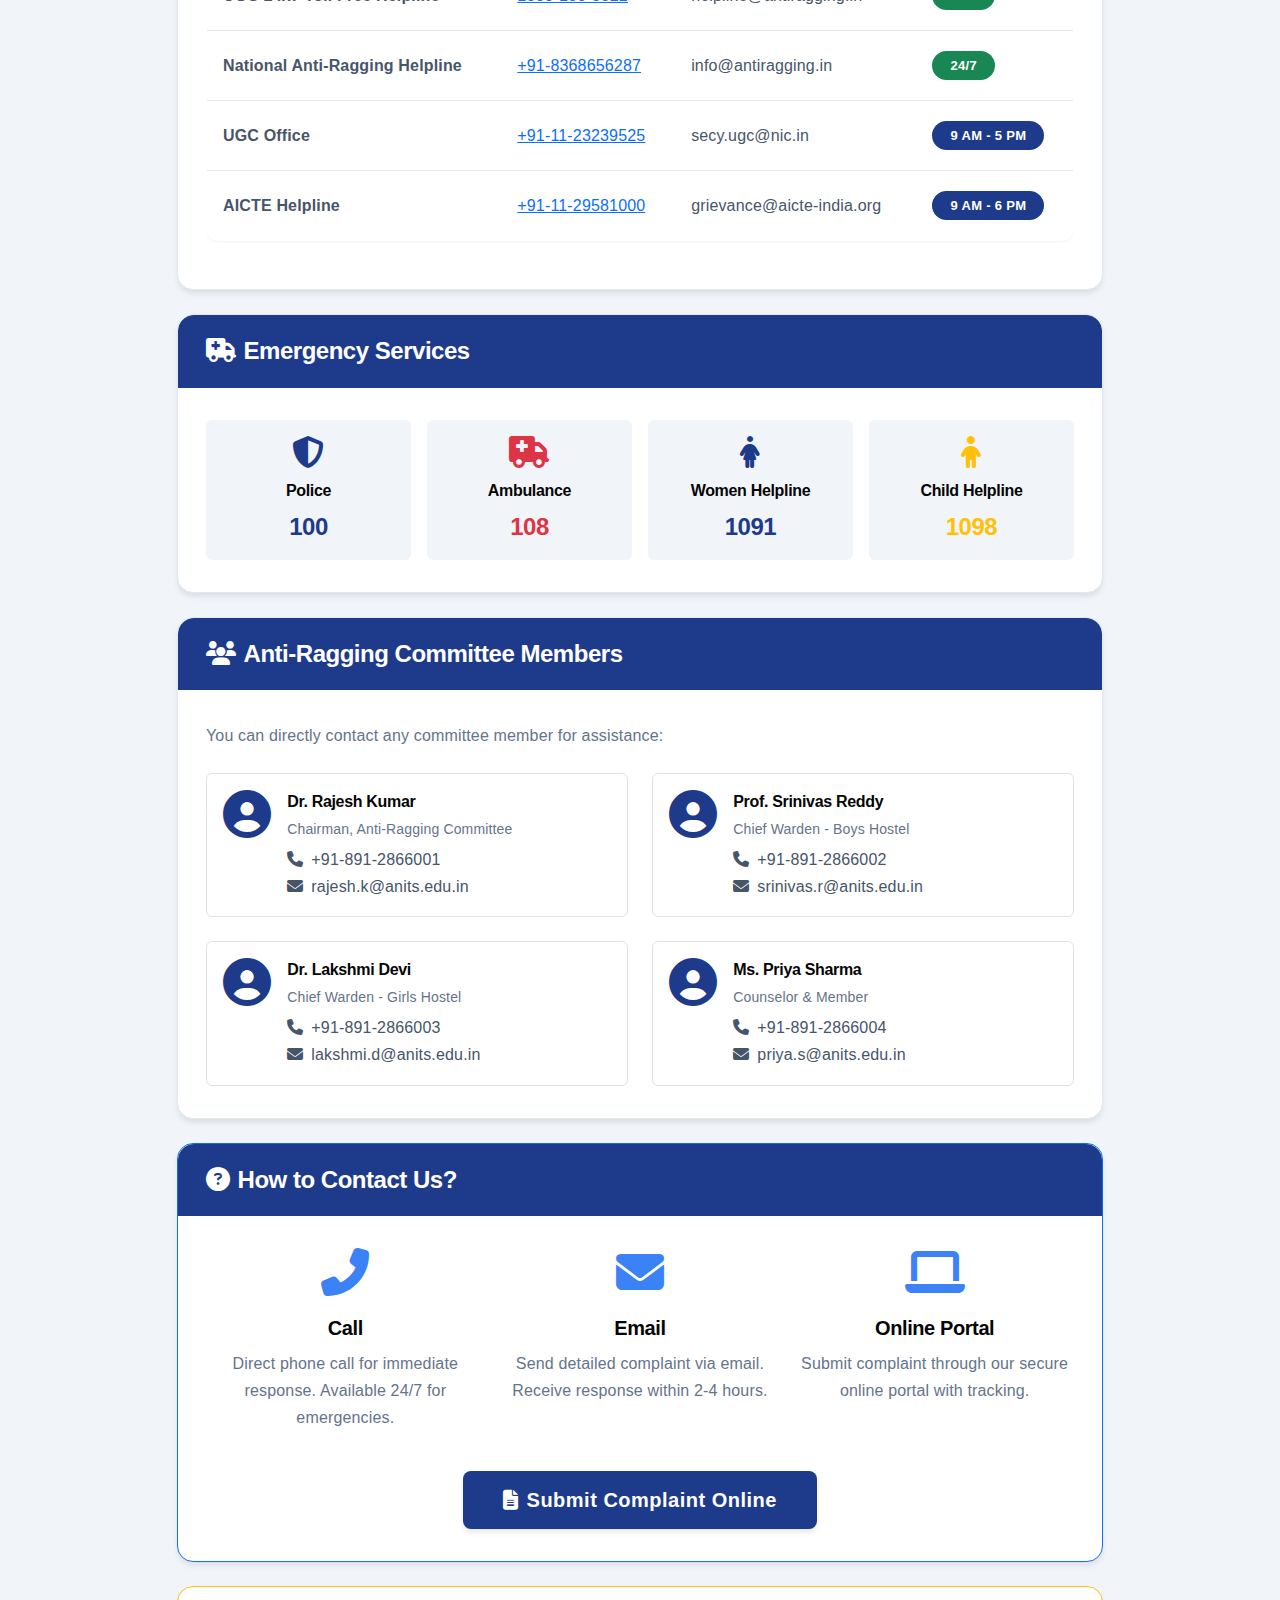
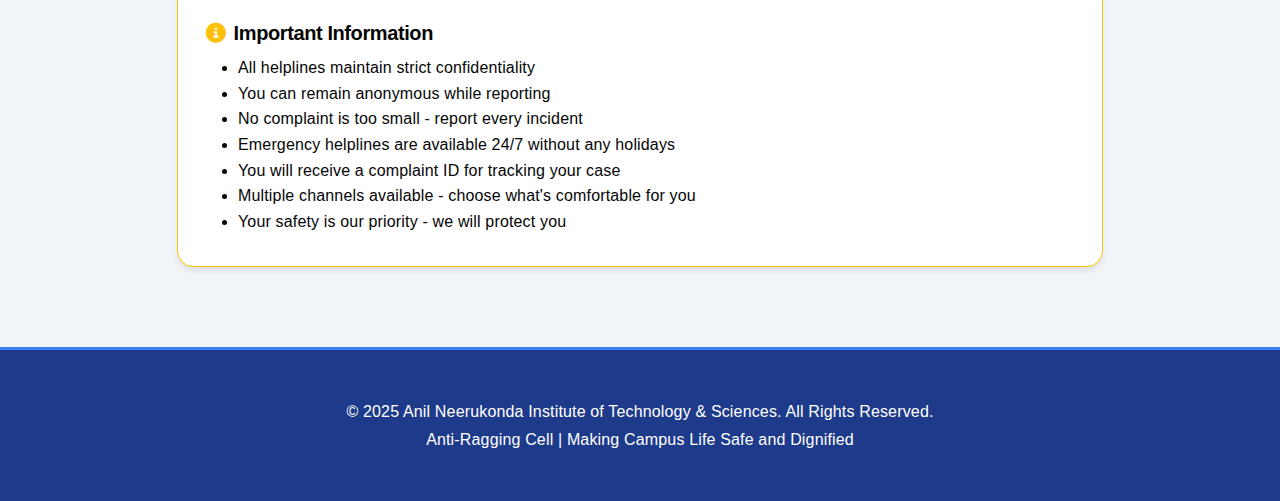
<file: helplines.html>
<!DOCTYPE html>
<html lang="en">
<head>
    <meta charset="UTF-8">
    <meta name="viewport" content="width=device-width, initial-scale=1.0">
    <title>Helplines - ANITS</title>
    
    <!-- Bootstrap 5 CSS -->
    <link href="https://cdn.jsdelivr.net/npm/bootstrap@5.3.0/dist/css/bootstrap.min.css" rel="stylesheet">
    
    <!-- FontAwesome -->
    <link rel="stylesheet" href="https://cdnjs.cloudflare.com/ajax/libs/font-awesome/6.4.0/css/all.min.css">
    
    <!-- Custom CSS -->
    <link rel="stylesheet" href="assets/css/main.css">
</head>
<body>
    
    <!-- Navigation Bar -->
    <nav class="navbar navbar-expand-lg sticky-top">
        <div class="container">
            <a class="navbar-brand" href="index.html">
                <i class="fas fa-shield-alt me-2"></i>
                <span class="logo-text">AARP</span>
            </a>
            <button class="navbar-toggler" type="button" data-bs-toggle="collapse" data-bs-target="#navbarNav">
                <span class="navbar-toggler-icon"></span>
            </button>
            <div class="collapse navbar-collapse" id="navbarNav">
                <ul class="navbar-nav ms-auto">
                    <li class="nav-item">
                        <a class="nav-link" href="index.html">Home</a>
                    </li>
                    <li class="nav-item">
                        <a class="nav-link" href="student.html">Submit Complaint</a>
                    </li>
                    <li class="nav-item dropdown">
                        <a class="nav-link dropdown-toggle active" href="#" id="awarenessDropdown" role="button" data-bs-toggle="dropdown">
                            Awareness
                        </a>
                        <ul class="dropdown-menu">
                            <li><a class="dropdown-item" href="guidelines.html">Anti-Ragging Guidelines</a></li>
                            <li><a class="dropdown-item" href="student-rights.html">Student Rights</a></li>
                            <li><a class="dropdown-item" href="penalties.html">Penalties</a></li>
                            <li><a class="dropdown-item active" href="helplines.html">Helplines</a></li>
                            <li><a class="dropdown-item" href="awareness.html">Awareness Posters</a></li>
                        </ul>
                    </li>
                    <li class="nav-item">
                        <a class="nav-link" href="admin-login.html">Admin Login</a>
                    </li>
                </ul>
            </div>
        </div>
    </nav>

    <!-- Page Header -->
    <header class="page-header">
        <div class="container">
            <h1><i class="fas fa-phone-volume me-3"></i>Emergency Helplines</h1>
            <p>Reach out for immediate help - We are here for you 24/7</p>
        </div>
    </header>

    <!-- Main Content -->
    <main class="container my-5">
        
        <div class="row">
            <div class="col-lg-10 mx-auto">
                
                <!-- Emergency Alert -->
                <div class="alert alert-danger text-center" role="alert">
                    <h3 class="alert-heading"><i class="fas fa-exclamation-circle me-2"></i>In Case of Emergency</h3>
                    <h2 class="display-4 my-3">Call: 1800-180-5522</h2>
                    <p class="mb-0 lead">Available 24 hours a day, 7 days a week</p>
                </div>

                <!-- ANITS Helplines -->
                <div class="card mb-4">
                    <div class="card-header">
                        <h4 class="mb-0"><i class="fas fa-university me-2"></i>ANITS Anti-Ragging Cell Contacts</h4>
                    </div>
                    <div class="card-body">
                        <div class="row g-4">
                            <div class="col-md-6">
                                <div class="card border-primary h-100">
                                    <div class="card-body text-center">
                                        <i class="fas fa-phone-alt text-primary" style="font-size: 3rem;"></i>
                                        <h5 class="mt-3">Main Helpline</h5>
                                        <h3 class="text-primary">1800-180-5522</h3>
                                        <p class="text-muted">Toll-Free | 24/7 Available</p>
                                        <a href="tel:1800-180-5522" class="btn btn-primary">
                                            <i class="fas fa-phone me-2"></i>Call Now
                                        </a>
                                    </div>
                                </div>
                            </div>
                            <div class="col-md-6">
                                <div class="card border-primary h-100">
                                    <div class="card-body text-center">
                                        <i class="fas fa-envelope text-primary" style="font-size: 3rem;"></i>
                                        <h5 class="mt-3">Email Support</h5>
                                        <h5 class="text-primary">antiragging@anits.edu.in</h5>
                                        <p class="text-muted">Response within 2 hours</p>
                                        <a href="mailto:antiragging@anits.edu.in" class="btn btn-primary">
                                            <i class="fas fa-envelope me-2"></i>Send Email
                                        </a>
                                    </div>
                                </div>
                            </div>
                            <div class="col-md-6">
                                <div class="card border-secondary h-100">
                                    <div class="card-body text-center">
                                        <i class="fas fa-user-shield text-secondary" style="font-size: 3rem;"></i>
                                        <h5 class="mt-3">Chief Proctor</h5>
                                        <h5 class="text-secondary">+91 891-2866000</h5>
                                        <p class="text-muted">Mon-Sat: 9 AM - 5 PM</p>
                                        <a href="tel:+918912866000" class="btn btn-secondary">
                                            <i class="fas fa-phone me-2"></i>Call Office
                                        </a>
                                    </div>
                                </div>
                            </div>
                            <div class="col-md-6">
                                <div class="card border-secondary h-100">
                                    <div class="card-body text-center">
                                        <i class="fas fa-user-md text-secondary" style="font-size: 3rem;"></i>
                                        <h5 class="mt-3">Counseling Center</h5>
                                        <h5 class="text-secondary">counselor@anits.edu.in</h5>
                                        <p class="text-muted">Psychological Support</p>
                                        <a href="mailto:counselor@anits.edu.in" class="btn btn-secondary">
                                            <i class="fas fa-envelope me-2"></i>Book Session
                                        </a>
                                    </div>
                                </div>
                            </div>
                        </div>
                    </div>
                </div>

                <!-- National Helplines -->
                <div class="card mb-4">
                    <div class="card-header">
                        <h4 class="mb-0"><i class="fas fa-flag me-2"></i>National Anti-Ragging Helplines</h4>
                    </div>
                    <div class="card-body">
                        <div class="table-responsive">
                            <table class="table table-hover">
                                <thead>
                                    <tr>
                                        <th>Organization</th>
                                        <th>Contact Number</th>
                                        <th>Email</th>
                                        <th>Availability</th>
                                    </tr>
                                </thead>
                                <tbody>
                                    <tr>
                                        <td><strong>UGC 24x7 Toll Free Helpline</strong></td>
                                        <td><a href="tel:1800-180-5522">1800-180-5522</a></td>
                                        <td>helpline@antiragging.in</td>
                                        <td><span class="badge bg-success">24/7</span></td>
                                    </tr>
                                    <tr>
                                        <td><strong>National Anti-Ragging Helpline</strong></td>
                                        <td><a href="tel:+91-8368656287">+91-8368656287</a></td>
                                        <td>info@antiragging.in</td>
                                        <td><span class="badge bg-success">24/7</span></td>
                                    </tr>
                                    <tr>
                                        <td><strong>UGC Office</strong></td>
                                        <td><a href="tel:+91-11-23239525">+91-11-23239525</a></td>
                                        <td>secy.ugc@nic.in</td>
                                        <td><span class="badge bg-primary">9 AM - 5 PM</span></td>
                                    </tr>
                                    <tr>
                                        <td><strong>AICTE Helpline</strong></td>
                                        <td><a href="tel:+91-11-29581000">+91-11-29581000</a></td>
                                        <td>grievance@aicte-india.org</td>
                                        <td><span class="badge bg-primary">9 AM - 6 PM</span></td>
                                    </tr>
                                </tbody>
                            </table>
                        </div>
                    </div>
                </div>

                <!-- Emergency Services -->
                <div class="card mb-4">
                    <div class="card-header">
                        <h4 class="mb-0"><i class="fas fa-ambulance me-2"></i>Emergency Services</h4>
                    </div>
                    <div class="card-body">
                        <div class="row g-3">
                            <div class="col-md-3 col-sm-6">
                                <div class="p-3 bg-light rounded text-center">
                                    <i class="fas fa-shield-alt text-primary" style="font-size: 2rem;"></i>
                                    <h6 class="mt-2">Police</h6>
                                    <h4 class="text-primary mb-0">100</h4>
                                </div>
                            </div>
                            <div class="col-md-3 col-sm-6">
                                <div class="p-3 bg-light rounded text-center">
                                    <i class="fas fa-ambulance text-danger" style="font-size: 2rem;"></i>
                                    <h6 class="mt-2">Ambulance</h6>
                                    <h4 class="text-danger mb-0">108</h4>
                                </div>
                            </div>
                            <div class="col-md-3 col-sm-6">
                                <div class="p-3 bg-light rounded text-center">
                                    <i class="fas fa-female text-primary" style="font-size: 2rem;"></i>
                                    <h6 class="mt-2">Women Helpline</h6>
                                    <h4 class="text-primary mb-0">1091</h4>
                                </div>
                            </div>
                            <div class="col-md-3 col-sm-6">
                                <div class="p-3 bg-light rounded text-center">
                                    <i class="fas fa-child text-warning" style="font-size: 2rem;"></i>
                                    <h6 class="mt-2">Child Helpline</h6>
                                    <h4 class="text-warning mb-0">1098</h4>
                                </div>
                            </div>
                        </div>
                    </div>
                </div>

                <!-- Committee Members -->
                <div class="card mb-4">
                    <div class="card-header">
                        <h4 class="mb-0"><i class="fas fa-users me-2"></i>Anti-Ragging Committee Members</h4>
                    </div>
                    <div class="card-body">
                        <p class="text-muted mb-4">You can directly contact any committee member for assistance:</p>
                        <div class="row g-4">
                            <div class="col-md-6">
                                <div class="d-flex align-items-start p-3 border rounded">
                                    <i class="fas fa-user-circle text-primary" style="font-size: 3rem;"></i>
                                    <div class="ms-3">
                                        <h6 class="mb-1">Dr. Rajesh Kumar</h6>
                                        <p class="mb-1 text-muted small">Chairman, Anti-Ragging Committee</p>
                                        <p class="mb-0"><i class="fas fa-phone me-2"></i>+91-891-2866001</p>
                                        <p class="mb-0"><i class="fas fa-envelope me-2"></i>rajesh.k@anits.edu.in</p>
                                    </div>
                                </div>
                            </div>
                            <div class="col-md-6">
                                <div class="d-flex align-items-start p-3 border rounded">
                                    <i class="fas fa-user-circle text-primary" style="font-size: 3rem;"></i>
                                    <div class="ms-3">
                                        <h6 class="mb-1">Prof. Srinivas Reddy</h6>
                                        <p class="mb-1 text-muted small">Chief Warden - Boys Hostel</p>
                                        <p class="mb-0"><i class="fas fa-phone me-2"></i>+91-891-2866002</p>
                                        <p class="mb-0"><i class="fas fa-envelope me-2"></i>srinivas.r@anits.edu.in</p>
                                    </div>
                                </div>
                            </div>
                            <div class="col-md-6">
                                <div class="d-flex align-items-start p-3 border rounded">
                                    <i class="fas fa-user-circle text-primary" style="font-size: 3rem;"></i>
                                    <div class="ms-3">
                                        <h6 class="mb-1">Dr. Lakshmi Devi</h6>
                                        <p class="mb-1 text-muted small">Chief Warden - Girls Hostel</p>
                                        <p class="mb-0"><i class="fas fa-phone me-2"></i>+91-891-2866003</p>
                                        <p class="mb-0"><i class="fas fa-envelope me-2"></i>lakshmi.d@anits.edu.in</p>
                                    </div>
                                </div>
                            </div>
                            <div class="col-md-6">
                                <div class="d-flex align-items-start p-3 border rounded">
                                    <i class="fas fa-user-circle text-primary" style="font-size: 3rem;"></i>
                                    <div class="ms-3">
                                        <h6 class="mb-1">Ms. Priya Sharma</h6>
                                        <p class="mb-1 text-muted small">Counselor & Member</p>
                                        <p class="mb-0"><i class="fas fa-phone me-2"></i>+91-891-2866004</p>
                                        <p class="mb-0"><i class="fas fa-envelope me-2"></i>priya.s@anits.edu.in</p>
                                    </div>
                                </div>
                            </div>
                        </div>
                    </div>
                </div>

                <!-- How to Contact -->
                <div class="card mb-4 border-primary">
                    <div class="card-header bg-primary text-white">
                        <h4 class="mb-0 text-white"><i class="fas fa-question-circle me-2"></i>How to Contact Us?</h4>
                    </div>
                    <div class="card-body">
                        <div class="row g-3">
                            <div class="col-md-4">
                                <div class="text-center">
                                    <i class="fas fa-phone-alt text-secondary" style="font-size: 3rem;"></i>
                                    <h5 class="mt-3">Call</h5>
                                    <p class="text-muted">Direct phone call for immediate response. Available 24/7 for emergencies.</p>
                                </div>
                            </div>
                            <div class="col-md-4">
                                <div class="text-center">
                                    <i class="fas fa-envelope text-secondary" style="font-size: 3rem;"></i>
                                    <h5 class="mt-3">Email</h5>
                                    <p class="text-muted">Send detailed complaint via email. Receive response within 2-4 hours.</p>
                                </div>
                            </div>
                            <div class="col-md-4">
                                <div class="text-center">
                                    <i class="fas fa-laptop text-secondary" style="font-size: 3rem;"></i>
                                    <h5 class="mt-3">Online Portal</h5>
                                    <p class="text-muted">Submit complaint through our secure online portal with tracking.</p>
                                </div>
                            </div>
                        </div>
                        <div class="text-center mt-4">
                            <a href="student.html" class="btn btn-primary btn-lg">
                                <i class="fas fa-file-alt me-2"></i>Submit Complaint Online
                            </a>
                        </div>
                    </div>
                </div>

                <!-- Important Notes -->
                <div class="card border-warning">
                    <div class="card-body">
                        <h5><i class="fas fa-info-circle text-warning me-2"></i>Important Information</h5>
                        <ul class="mb-0">
                            <li>All helplines maintain strict confidentiality</li>
                            <li>You can remain anonymous while reporting</li>
                            <li>No complaint is too small - report every incident</li>
                            <li>Emergency helplines are available 24/7 without any holidays</li>
                            <li>You will receive a complaint ID for tracking your case</li>
                            <li>Multiple channels available - choose what's comfortable for you</li>
                            <li>Your safety is our priority - we will protect you</li>
                        </ul>
                    </div>
                </div>

            </div>
        </div>

    </main>

    <!-- Footer -->
    <footer class="footer">
        <div class="container">
            <p>&copy; 2025 Anil Neerukonda Institute of Technology & Sciences. All Rights Reserved.</p>
            <p>Anti-Ragging Cell | Making Campus Life Safe and Dignified</p>
        </div>
    </footer>

    <!-- Bootstrap 5 JS Bundle -->
    <script src="https://cdn.jsdelivr.net/npm/bootstrap@5.3.0/dist/js/bootstrap.bundle.min.js"></script>
    
    <!-- Custom JavaScript -->
    <script src="assets/js/main.js"></script>
    
</body>
</html>
</file>
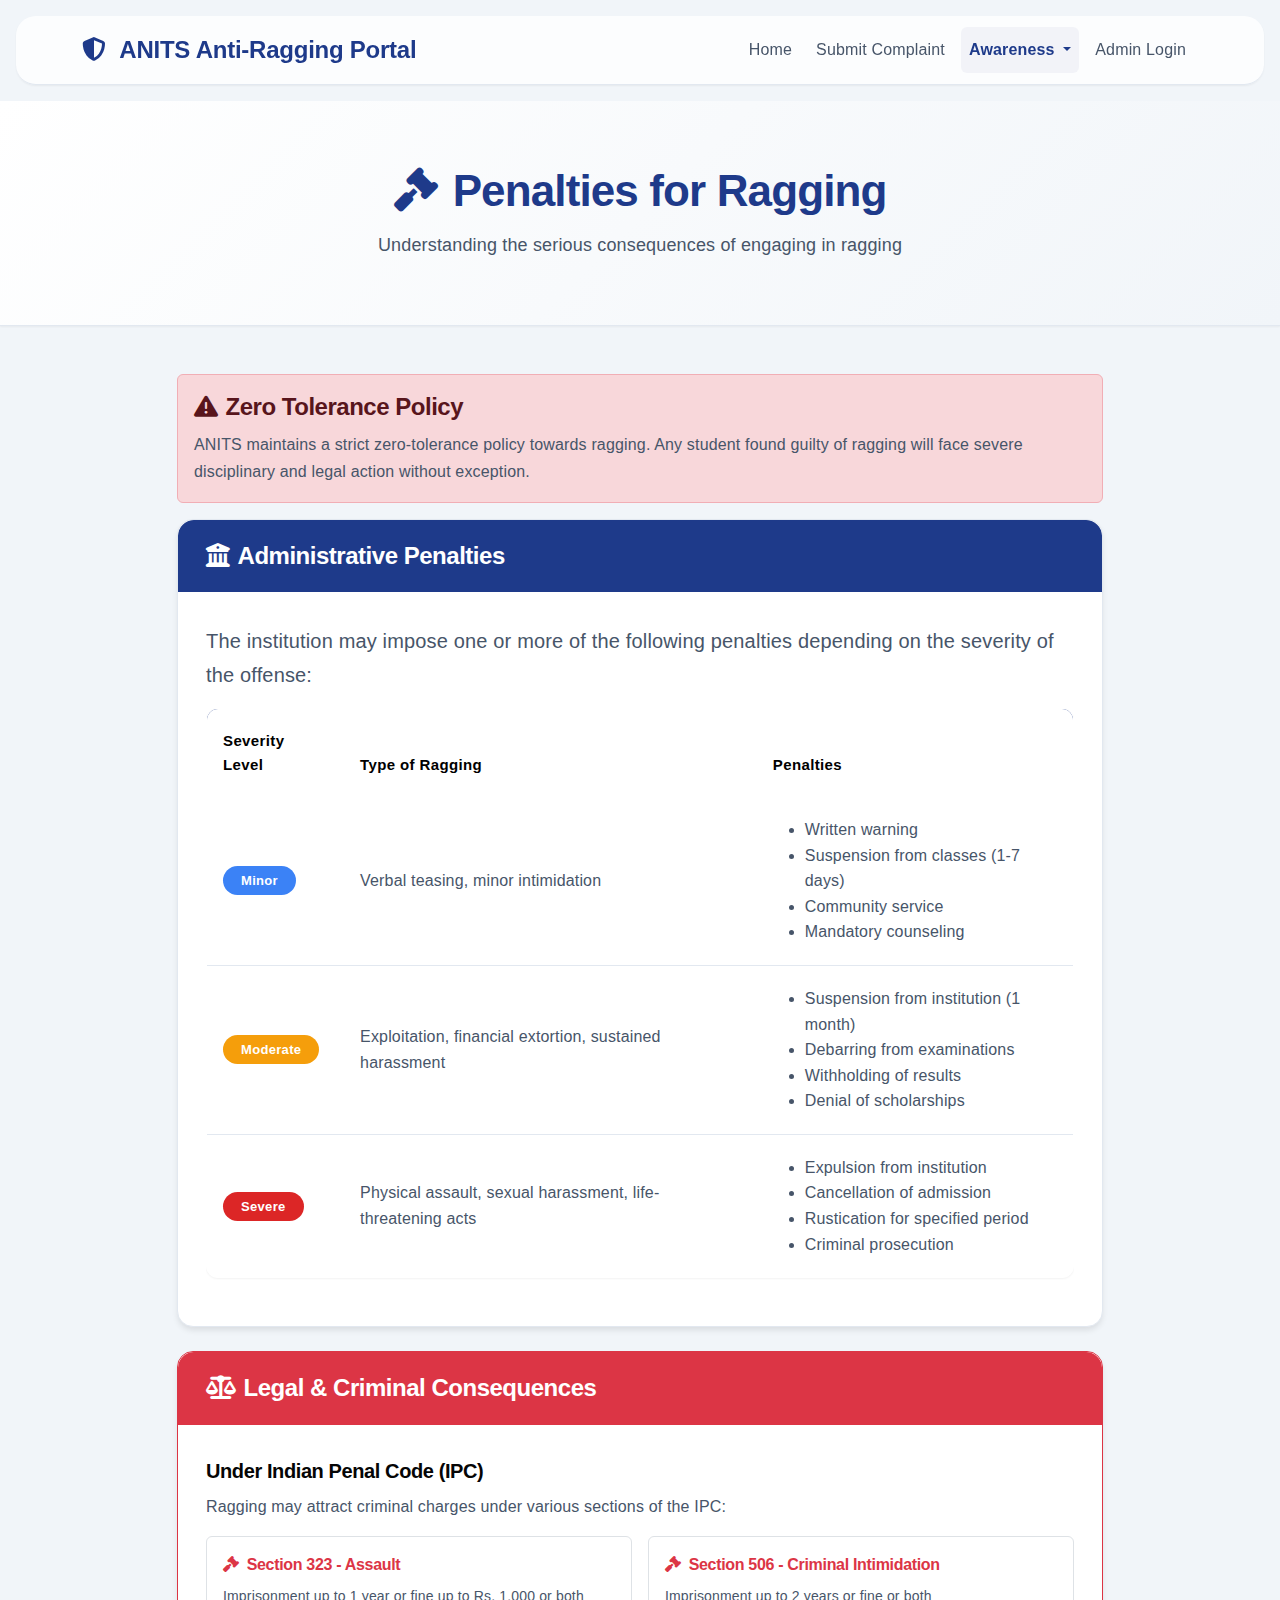
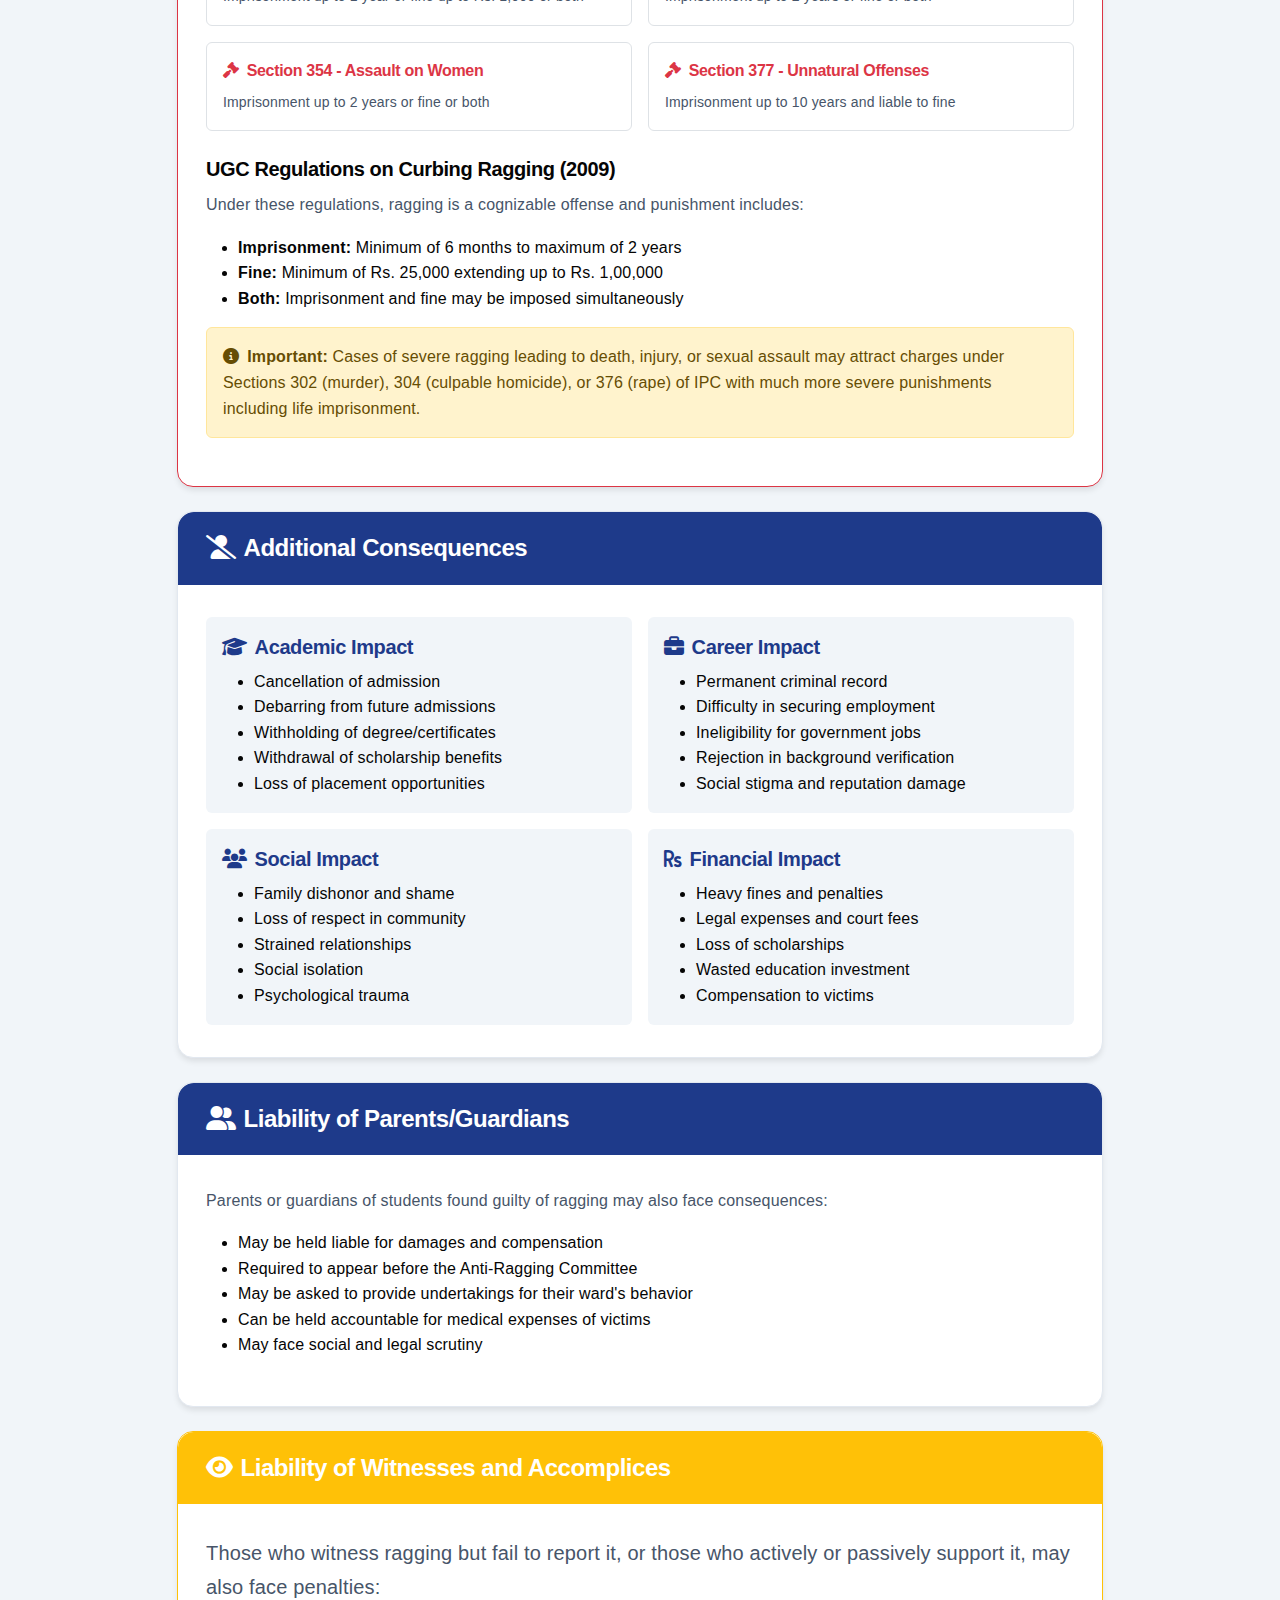
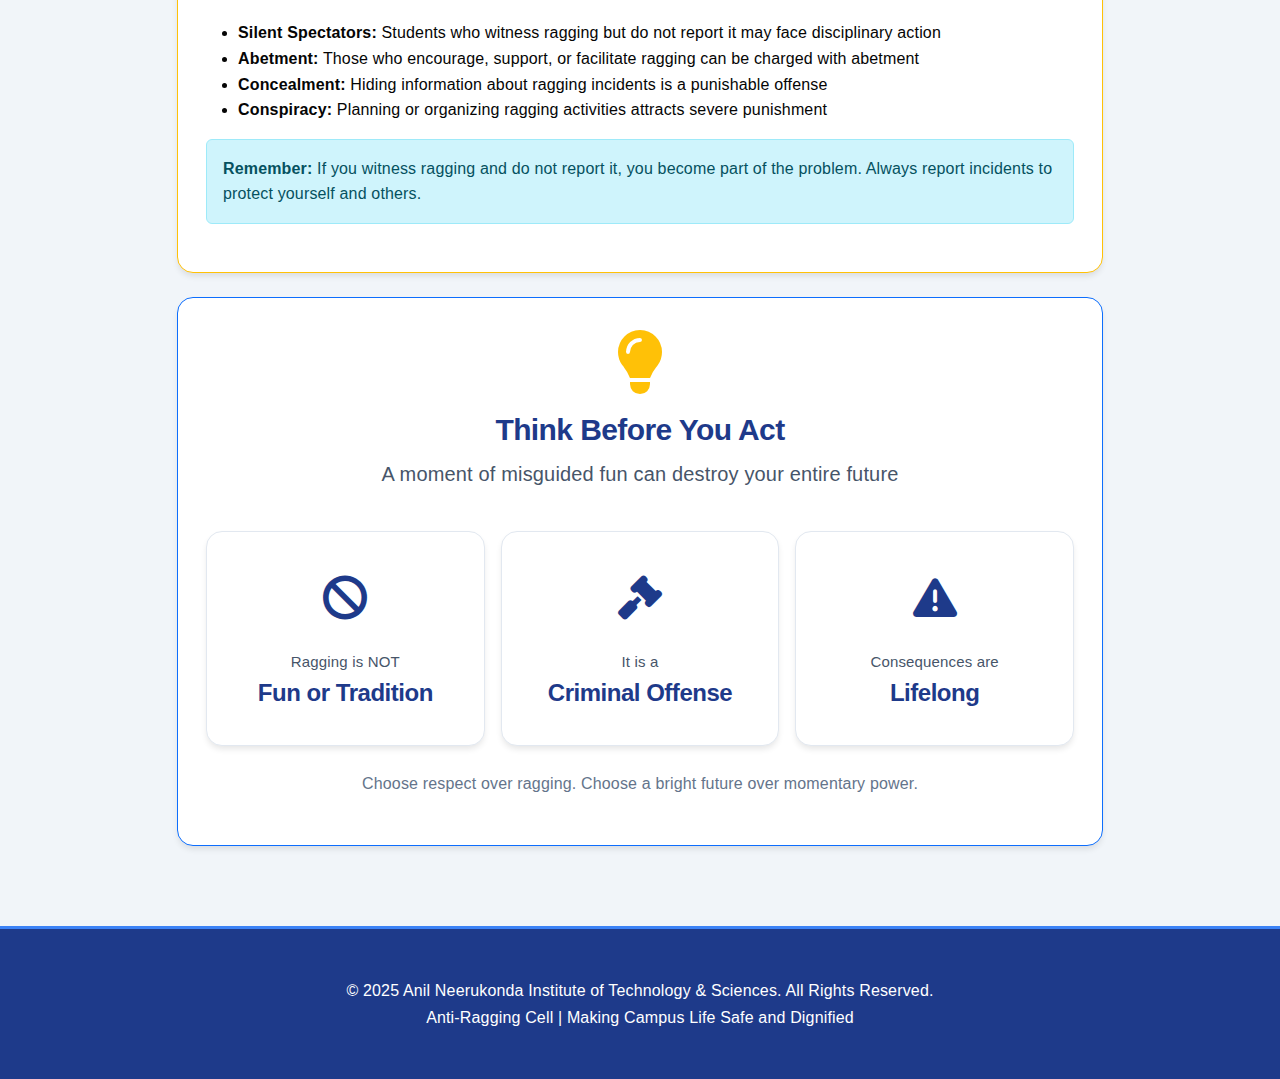
<file: penalties.html>
<!DOCTYPE html>
<html lang="en">
<head>
    <meta charset="UTF-8">
    <meta name="viewport" content="width=device-width, initial-scale=1.0">
    <title>Penalties for Ragging - ANITS</title>
    
    <!-- Bootstrap 5 CSS -->
    <link href="https://cdn.jsdelivr.net/npm/bootstrap@5.3.0/dist/css/bootstrap.min.css" rel="stylesheet">
    
    <!-- FontAwesome -->
    <link rel="stylesheet" href="https://cdnjs.cloudflare.com/ajax/libs/font-awesome/6.4.0/css/all.min.css">
    
    <!-- Custom CSS -->
    <link rel="stylesheet" href="assets/css/main.css">
</head>
<body>
    
    <!-- Navigation Bar -->
    <nav class="navbar navbar-expand-lg sticky-top">
        <div class="container">
            <a class="navbar-brand" href="index.html">
                <i class="fas fa-shield-alt me-2"></i>
                <span class="logo-text">ANITS Anti-Ragging Portal</span>
            </a>
            <button class="navbar-toggler" type="button" data-bs-toggle="collapse" data-bs-target="#navbarNav">
                <span class="navbar-toggler-icon"></span>
            </button>
            <div class="collapse navbar-collapse" id="navbarNav">
                <ul class="navbar-nav ms-auto">
                    <li class="nav-item">
                        <a class="nav-link" href="index.html">Home</a>
                    </li>
                    <li class="nav-item">
                        <a class="nav-link" href="student.html">Submit Complaint</a>
                    </li>
                    <li class="nav-item dropdown">
                        <a class="nav-link dropdown-toggle active" href="#" id="awarenessDropdown" role="button" data-bs-toggle="dropdown">
                            Awareness
                        </a>
                        <ul class="dropdown-menu">
                            <li><a class="dropdown-item" href="guidelines.html">Anti-Ragging Guidelines</a></li>
                            <li><a class="dropdown-item" href="student-rights.html">Student Rights</a></li>
                            <li><a class="dropdown-item active" href="penalties.html">Penalties</a></li>
                            <li><a class="dropdown-item" href="helplines.html">Helplines</a></li>
                            <li><a class="dropdown-item" href="awareness.html">Awareness Posters</a></li>
                        </ul>
                    </li>
                    <li class="nav-item">
                        <a class="nav-link" href="admin-login.html">Admin Login</a>
                    </li>
                </ul>
            </div>
        </div>
    </nav>

    <!-- Page Header -->
    <header class="page-header">
        <div class="container">
            <h1><i class="fas fa-gavel me-3"></i>Penalties for Ragging</h1>
            <p>Understanding the serious consequences of engaging in ragging</p>
        </div>
    </header>

    <!-- Main Content -->
    <main class="container my-5">
        
        <div class="row">
            <div class="col-lg-10 mx-auto">
                
                <!-- Warning Alert -->
                <div class="alert alert-danger" role="alert">
                    <h4 class="alert-heading"><i class="fas fa-exclamation-triangle me-2"></i>Zero Tolerance Policy</h4>
                    <p class="mb-0">ANITS maintains a strict zero-tolerance policy towards ragging. Any student found guilty of ragging will face severe disciplinary and legal action without exception.</p>
                </div>

                <!-- Administrative Penalties -->
                <div class="card mb-4">
                    <div class="card-header">
                        <h4 class="mb-0"><i class="fas fa-university me-2"></i>Administrative Penalties</h4>
                    </div>
                    <div class="card-body">
                        <p class="lead">The institution may impose one or more of the following penalties depending on the severity of the offense:</p>
                        
                        <div class="table-responsive">
                            <table class="table table-hover">
                                <thead>
                                    <tr>
                                        <th>Severity Level</th>
                                        <th>Type of Ragging</th>
                                        <th>Penalties</th>
                                    </tr>
                                </thead>
                                <tbody>
                                    <tr>
                                        <td><span class="badge badge-low">Minor</span></td>
                                        <td>Verbal teasing, minor intimidation</td>
                                        <td>
                                            <ul class="mb-0">
                                                <li>Written warning</li>
                                                <li>Suspension from classes (1-7 days)</li>
                                                <li>Community service</li>
                                                <li>Mandatory counseling</li>
                                            </ul>
                                        </td>
                                    </tr>
                                    <tr>
                                        <td><span class="badge badge-medium">Moderate</span></td>
                                        <td>Exploitation, financial extortion, sustained harassment</td>
                                        <td>
                                            <ul class="mb-0">
                                                <li>Suspension from institution (1 month)</li>
                                                <li>Debarring from examinations</li>
                                                <li>Withholding of results</li>
                                                <li>Denial of scholarships</li>
                                            </ul>
                                        </td>
                                    </tr>
                                    <tr>
                                        <td><span class="badge badge-high">Severe</span></td>
                                        <td>Physical assault, sexual harassment, life-threatening acts</td>
                                        <td>
                                            <ul class="mb-0">
                                                <li>Expulsion from institution</li>
                                                <li>Cancellation of admission</li>
                                                <li>Rustication for specified period</li>
                                                <li>Criminal prosecution</li>
                                            </ul>
                                        </td>
                                    </tr>
                                </tbody>
                            </table>
                        </div>
                    </div>
                </div>

                <!-- Legal Consequences -->
                <div class="card mb-4 border-danger">
                    <div class="card-header bg-danger text-white">
                        <h4 class="mb-0 text-white"><i class="fas fa-balance-scale me-2"></i>Legal & Criminal Consequences</h4>
                    </div>
                    <div class="card-body">
                        <h5>Under Indian Penal Code (IPC)</h5>
                        <p>Ragging may attract criminal charges under various sections of the IPC:</p>
                        
                        <div class="row g-3 mb-4">
                            <div class="col-md-6">
                                <div class="p-3 border rounded h-100">
                                    <h6 class="text-danger"><i class="fas fa-gavel me-2"></i>Section 323 - Assault</h6>
                                    <p class="mb-0 small">Imprisonment up to 1 year or fine up to Rs. 1,000 or both</p>
                                </div>
                            </div>
                            <div class="col-md-6">
                                <div class="p-3 border rounded h-100">
                                    <h6 class="text-danger"><i class="fas fa-gavel me-2"></i>Section 506 - Criminal Intimidation</h6>
                                    <p class="mb-0 small">Imprisonment up to 2 years or fine or both</p>
                                </div>
                            </div>
                            <div class="col-md-6">
                                <div class="p-3 border rounded h-100">
                                    <h6 class="text-danger"><i class="fas fa-gavel me-2"></i>Section 354 - Assault on Women</h6>
                                    <p class="mb-0 small">Imprisonment up to 2 years or fine or both</p>
                                </div>
                            </div>
                            <div class="col-md-6">
                                <div class="p-3 border rounded h-100">
                                    <h6 class="text-danger"><i class="fas fa-gavel me-2"></i>Section 377 - Unnatural Offenses</h6>
                                    <p class="mb-0 small">Imprisonment up to 10 years and liable to fine</p>
                                </div>
                            </div>
                        </div>

                        <h5 class="mt-4">UGC Regulations on Curbing Ragging (2009)</h5>
                        <p>Under these regulations, ragging is a cognizable offense and punishment includes:</p>
                        <ul>
                            <li><strong>Imprisonment:</strong> Minimum of 6 months to maximum of 2 years</li>
                            <li><strong>Fine:</strong> Minimum of Rs. 25,000 extending up to Rs. 1,00,000</li>
                            <li><strong>Both:</strong> Imprisonment and fine may be imposed simultaneously</li>
                        </ul>

                        <div class="alert alert-warning mt-3" role="alert">
                            <strong><i class="fas fa-info-circle me-2"></i>Important:</strong> Cases of severe ragging leading to death, injury, or sexual assault may attract charges under Sections 302 (murder), 304 (culpable homicide), or 376 (rape) of IPC with much more severe punishments including life imprisonment.
                        </div>
                    </div>
                </div>

                <!-- Additional Consequences -->
                <div class="card mb-4">
                    <div class="card-header">
                        <h4 class="mb-0"><i class="fas fa-user-slash me-2"></i>Additional Consequences</h4>
                    </div>
                    <div class="card-body">
                        <div class="row g-3">
                            <div class="col-md-6">
                                <div class="p-3 bg-light rounded h-100">
                                    <h5 class="text-primary"><i class="fas fa-graduation-cap me-2"></i>Academic Impact</h5>
                                    <ul class="mb-0">
                                        <li>Cancellation of admission</li>
                                        <li>Debarring from future admissions</li>
                                        <li>Withholding of degree/certificates</li>
                                        <li>Withdrawal of scholarship benefits</li>
                                        <li>Loss of placement opportunities</li>
                                    </ul>
                                </div>
                            </div>
                            <div class="col-md-6">
                                <div class="p-3 bg-light rounded h-100">
                                    <h5 class="text-primary"><i class="fas fa-briefcase me-2"></i>Career Impact</h5>
                                    <ul class="mb-0">
                                        <li>Permanent criminal record</li>
                                        <li>Difficulty in securing employment</li>
                                        <li>Ineligibility for government jobs</li>
                                        <li>Rejection in background verification</li>
                                        <li>Social stigma and reputation damage</li>
                                    </ul>
                                </div>
                            </div>
                            <div class="col-md-6">
                                <div class="p-3 bg-light rounded h-100">
                                    <h5 class="text-primary"><i class="fas fa-users me-2"></i>Social Impact</h5>
                                    <ul class="mb-0">
                                        <li>Family dishonor and shame</li>
                                        <li>Loss of respect in community</li>
                                        <li>Strained relationships</li>
                                        <li>Social isolation</li>
                                        <li>Psychological trauma</li>
                                    </ul>
                                </div>
                            </div>
                            <div class="col-md-6">
                                <div class="p-3 bg-light rounded h-100">
                                    <h5 class="text-primary"><i class="fas fa-rupee-sign me-2"></i>Financial Impact</h5>
                                    <ul class="mb-0">
                                        <li>Heavy fines and penalties</li>
                                        <li>Legal expenses and court fees</li>
                                        <li>Loss of scholarships</li>
                                        <li>Wasted education investment</li>
                                        <li>Compensation to victims</li>
                                    </ul>
                                </div>
                            </div>
                        </div>
                    </div>
                </div>

                <!-- Parents/Guardians Liability -->
                <div class="card mb-4">
                    <div class="card-header">
                        <h4 class="mb-0"><i class="fas fa-user-friends me-2"></i>Liability of Parents/Guardians</h4>
                    </div>
                    <div class="card-body">
                        <p>Parents or guardians of students found guilty of ragging may also face consequences:</p>
                        <ul>
                            <li>May be held liable for damages and compensation</li>
                            <li>Required to appear before the Anti-Ragging Committee</li>
                            <li>May be asked to provide undertakings for their ward's behavior</li>
                            <li>Can be held accountable for medical expenses of victims</li>
                            <li>May face social and legal scrutiny</li>
                        </ul>
                    </div>
                </div>

                <!-- Witness/Accomplice Liability -->
                <div class="card mb-4 border-warning">
                    <div class="card-header bg-warning">
                        <h4 class="mb-0"><i class="fas fa-eye me-2"></i>Liability of Witnesses and Accomplices</h4>
                    </div>
                    <div class="card-body">
                        <p class="lead">Those who witness ragging but fail to report it, or those who actively or passively support it, may also face penalties:</p>
                        <ul>
                            <li><strong>Silent Spectators:</strong> Students who witness ragging but do not report it may face disciplinary action</li>
                            <li><strong>Abetment:</strong> Those who encourage, support, or facilitate ragging can be charged with abetment</li>
                            <li><strong>Concealment:</strong> Hiding information about ragging incidents is a punishable offense</li>
                            <li><strong>Conspiracy:</strong> Planning or organizing ragging activities attracts severe punishment</li>
                        </ul>
                        
                        <div class="alert alert-info mt-3" role="alert">
                            <strong>Remember:</strong> If you witness ragging and do not report it, you become part of the problem. Always report incidents to protect yourself and others.
                        </div>
                    </div>
                </div>

                <!-- Think Before You Act -->
                <div class="card border-primary">
                    <div class="card-body text-center">
                        <i class="fas fa-lightbulb text-warning" style="font-size: 4rem;"></i>
                        <h3 class="mt-3 text-primary">Think Before You Act</h3>
                        <p class="lead">A moment of misguided fun can destroy your entire future</p>
                        <div class="row g-3 mt-4">
                            <div class="col-md-4">
                                <div class="stat-card">
                                    <div class="stat-icon"><i class="fas fa-ban"></i></div>
                                    <div class="stat-label">Ragging is NOT</div>
                                    <div class="stat-value" style="font-size: 1.5rem;">Fun or Tradition</div>
                                </div>
                            </div>
                            <div class="col-md-4">
                                <div class="stat-card">
                                    <div class="stat-icon"><i class="fas fa-gavel"></i></div>
                                    <div class="stat-label">It is a</div>
                                    <div class="stat-value" style="font-size: 1.5rem;">Criminal Offense</div>
                                </div>
                            </div>
                            <div class="col-md-4">
                                <div class="stat-card">
                                    <div class="stat-icon"><i class="fas fa-exclamation-triangle"></i></div>
                                    <div class="stat-label">Consequences are</div>
                                    <div class="stat-value" style="font-size: 1.5rem;">Lifelong</div>
                                </div>
                            </div>
                        </div>
                        <p class="mt-4 text-muted">Choose respect over ragging. Choose a bright future over momentary power.</p>
                    </div>
                </div>

            </div>
        </div>

    </main>

    <!-- Footer -->
    <footer class="footer">
        <div class="container">
            <p>&copy; 2025 Anil Neerukonda Institute of Technology & Sciences. All Rights Reserved.</p>
            <p>Anti-Ragging Cell | Making Campus Life Safe and Dignified</p>
        </div>
    </footer>

    <!-- Bootstrap 5 JS Bundle -->
    <script src="https://cdn.jsdelivr.net/npm/bootstrap@5.3.0/dist/js/bootstrap.bundle.min.js"></script>
    
    <!-- Custom JavaScript -->
    <script src="assets/js/main.js"></script>
    
</body>
</html>
</file>
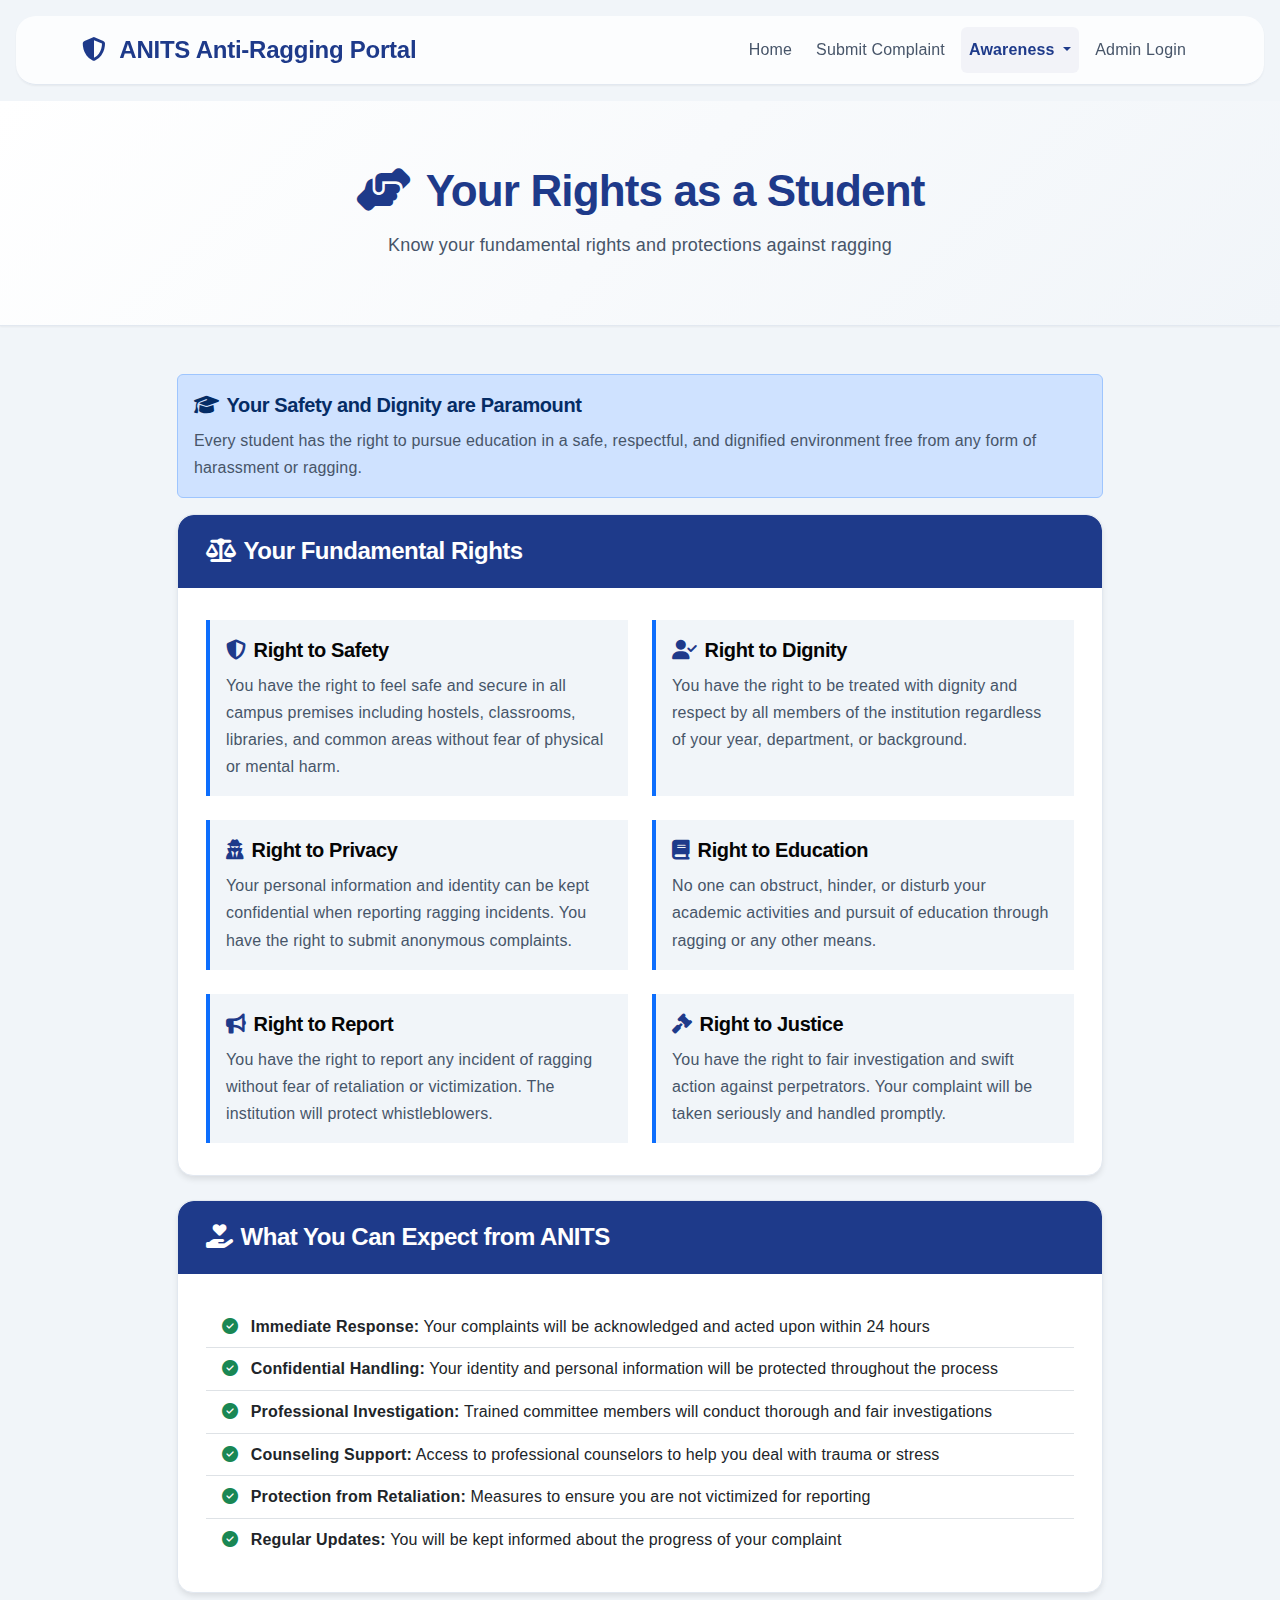
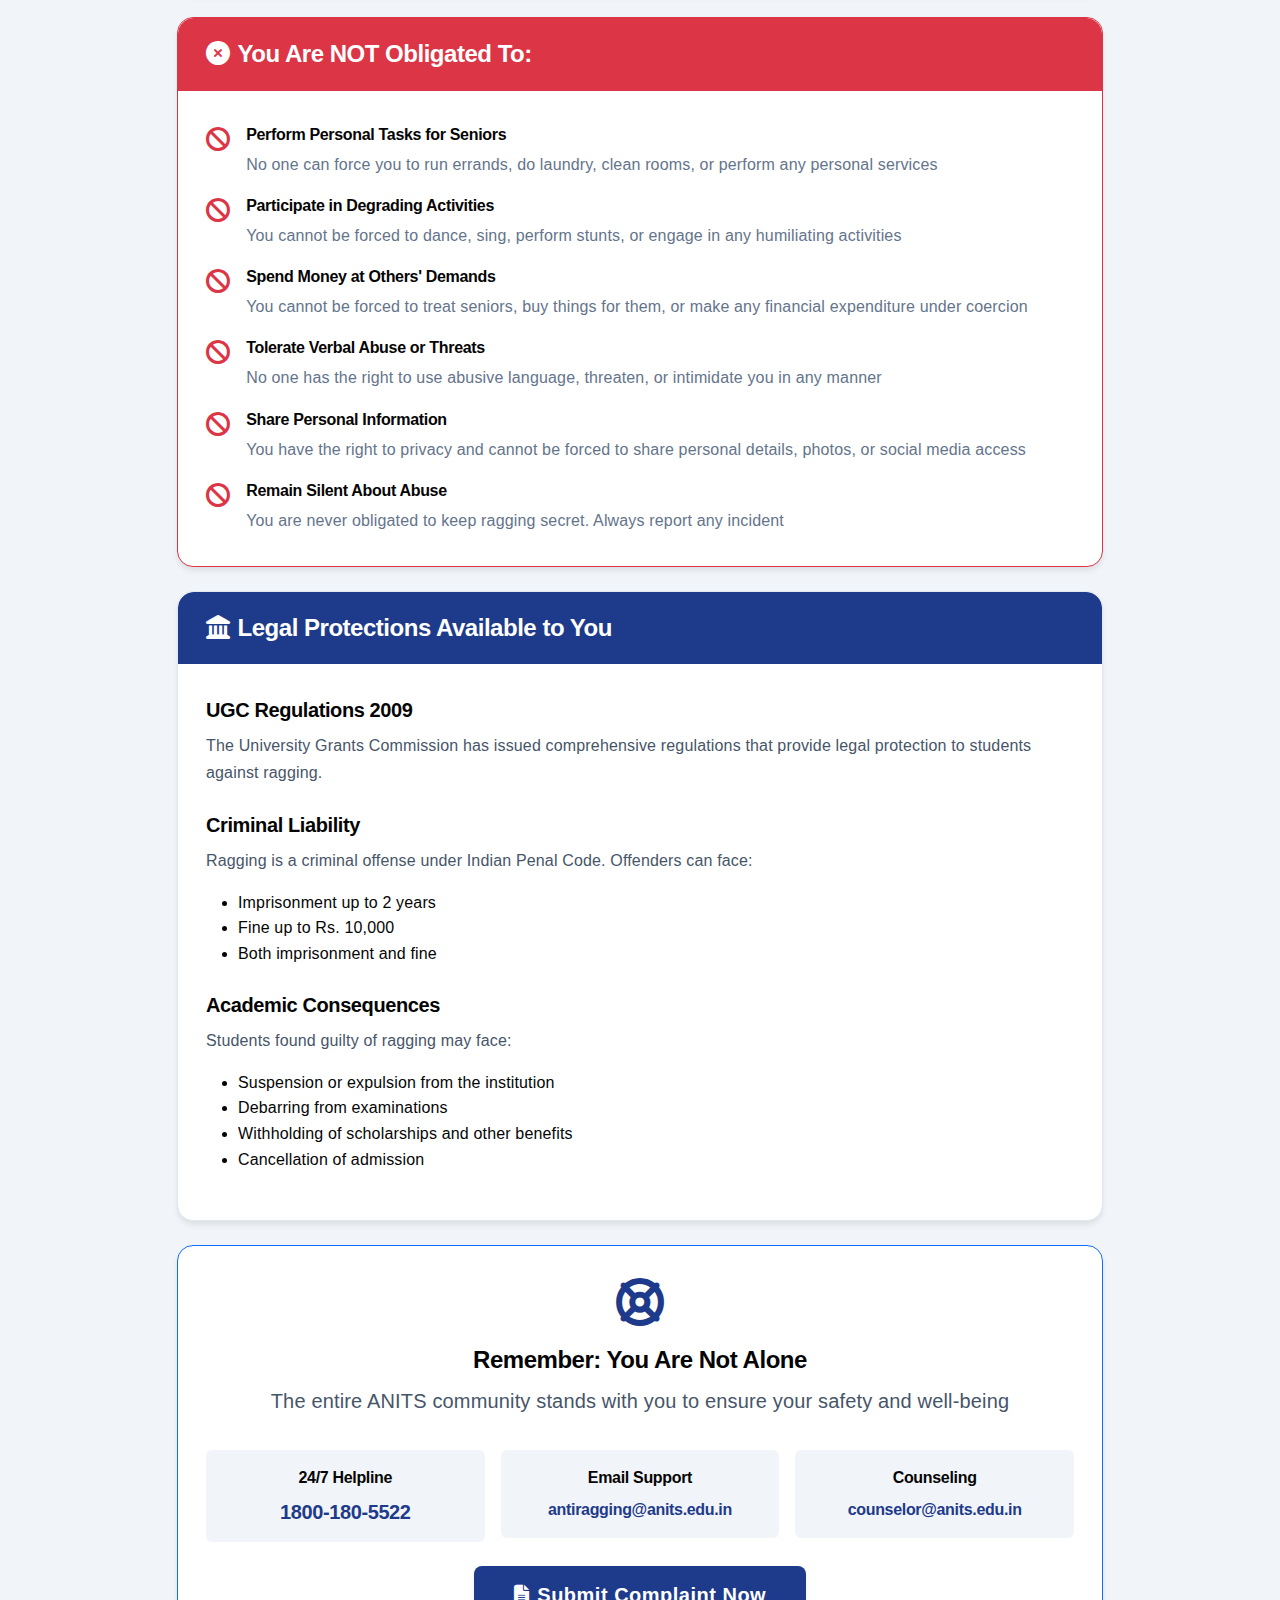
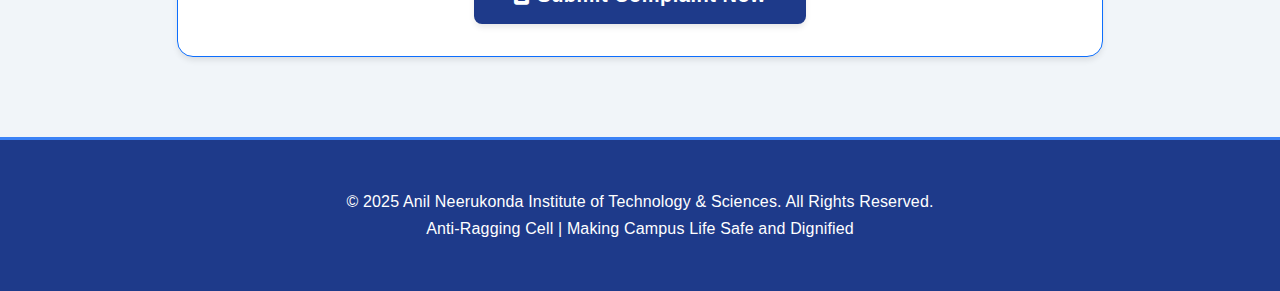
<file: student-rights.html>
<!DOCTYPE html>
<html lang="en">
<head>
    <meta charset="UTF-8">
    <meta name="viewport" content="width=device-width, initial-scale=1.0">
    <title>Student Rights - ANITS</title>
    
    <!-- Bootstrap 5 CSS -->
    <link href="https://cdn.jsdelivr.net/npm/bootstrap@5.3.0/dist/css/bootstrap.min.css" rel="stylesheet">
    
    <!-- FontAwesome -->
    <link rel="stylesheet" href="https://cdnjs.cloudflare.com/ajax/libs/font-awesome/6.4.0/css/all.min.css">
    
    <!-- Custom CSS -->
    <link rel="stylesheet" href="assets/css/main.css">
</head>
<body>
    
    <!-- Navigation Bar -->
    <nav class="navbar navbar-expand-lg sticky-top">
        <div class="container">
            <a class="navbar-brand" href="index.html">
                <i class="fas fa-shield-alt me-2"></i>
                <span class="logo-text">ANITS Anti-Ragging Portal</span>
            </a>
            <button class="navbar-toggler" type="button" data-bs-toggle="collapse" data-bs-target="#navbarNav">
                <span class="navbar-toggler-icon"></span>
            </button>
            <div class="collapse navbar-collapse" id="navbarNav">
                <ul class="navbar-nav ms-auto">
                    <li class="nav-item">
                        <a class="nav-link" href="index.html">Home</a>
                    </li>
                    <li class="nav-item">
                        <a class="nav-link" href="student.html">Submit Complaint</a>
                    </li>
                    <li class="nav-item dropdown">
                        <a class="nav-link dropdown-toggle active" href="#" id="awarenessDropdown" role="button" data-bs-toggle="dropdown">
                            Awareness
                        </a>
                        <ul class="dropdown-menu">
                            <li><a class="dropdown-item" href="guidelines.html">Anti-Ragging Guidelines</a></li>
                            <li><a class="dropdown-item active" href="student-rights.html">Student Rights</a></li>
                            <li><a class="dropdown-item" href="penalties.html">Penalties</a></li>
                            <li><a class="dropdown-item" href="helplines.html">Helplines</a></li>
                            <li><a class="dropdown-item" href="awareness.html">Awareness Posters</a></li>
                        </ul>
                    </li>
                    <li class="nav-item">
                        <a class="nav-link" href="admin-login.html">Admin Login</a>
                    </li>
                </ul>
            </div>
        </div>
    </nav>

    <!-- Page Header -->
    <header class="page-header">
        <div class="container">
            <h1><i class="fas fa-hands-helping me-3"></i>Your Rights as a Student</h1>
            <p>Know your fundamental rights and protections against ragging</p>
        </div>
    </header>

    <!-- Main Content -->
    <main class="container my-5">
        
        <div class="row">
            <div class="col-lg-10 mx-auto">
                
                <!-- Introduction -->
                <div class="alert alert-primary" role="alert">
                    <h5 class="alert-heading"><i class="fas fa-graduation-cap me-2"></i>Your Safety and Dignity are Paramount</h5>
                    <p class="mb-0">Every student has the right to pursue education in a safe, respectful, and dignified environment free from any form of harassment or ragging.</p>
                </div>

                <!-- Fundamental Rights -->
                <div class="card mb-4">
                    <div class="card-header">
                        <h4 class="mb-0"><i class="fas fa-balance-scale me-2"></i>Your Fundamental Rights</h4>
                    </div>
                    <div class="card-body">
                        <div class="row g-4">
                            <div class="col-md-6">
                                <div class="p-3 border-start border-4 border-primary bg-light h-100">
                                    <h5><i class="fas fa-shield-alt text-primary me-2"></i>Right to Safety</h5>
                                    <p class="mb-0">You have the right to feel safe and secure in all campus premises including hostels, classrooms, libraries, and common areas without fear of physical or mental harm.</p>
                                </div>
                            </div>
                            <div class="col-md-6">
                                <div class="p-3 border-start border-4 border-primary bg-light h-100">
                                    <h5><i class="fas fa-user-check text-primary me-2"></i>Right to Dignity</h5>
                                    <p class="mb-0">You have the right to be treated with dignity and respect by all members of the institution regardless of your year, department, or background.</p>
                                </div>
                            </div>
                            <div class="col-md-6">
                                <div class="p-3 border-start border-4 border-primary bg-light h-100">
                                    <h5><i class="fas fa-user-secret text-primary me-2"></i>Right to Privacy</h5>
                                    <p class="mb-0">Your personal information and identity can be kept confidential when reporting ragging incidents. You have the right to submit anonymous complaints.</p>
                                </div>
                            </div>
                            <div class="col-md-6">
                                <div class="p-3 border-start border-4 border-primary bg-light h-100">
                                    <h5><i class="fas fa-book text-primary me-2"></i>Right to Education</h5>
                                    <p class="mb-0">No one can obstruct, hinder, or disturb your academic activities and pursuit of education through ragging or any other means.</p>
                                </div>
                            </div>
                            <div class="col-md-6">
                                <div class="p-3 border-start border-4 border-primary bg-light h-100">
                                    <h5><i class="fas fa-bullhorn text-primary me-2"></i>Right to Report</h5>
                                    <p class="mb-0">You have the right to report any incident of ragging without fear of retaliation or victimization. The institution will protect whistleblowers.</p>
                                </div>
                            </div>
                            <div class="col-md-6">
                                <div class="p-3 border-start border-4 border-primary bg-light h-100">
                                    <h5><i class="fas fa-gavel text-primary me-2"></i>Right to Justice</h5>
                                    <p class="mb-0">You have the right to fair investigation and swift action against perpetrators. Your complaint will be taken seriously and handled promptly.</p>
                                </div>
                            </div>
                        </div>
                    </div>
                </div>

                <!-- What You Can Expect -->
                <div class="card mb-4">
                    <div class="card-header">
                        <h4 class="mb-0"><i class="fas fa-hand-holding-heart me-2"></i>What You Can Expect from ANITS</h4>
                    </div>
                    <div class="card-body">
                        <ul class="list-group list-group-flush">
                            <li class="list-group-item">
                                <i class="fas fa-check-circle text-success me-2"></i>
                                <strong>Immediate Response:</strong> Your complaints will be acknowledged and acted upon within 24 hours
                            </li>
                            <li class="list-group-item">
                                <i class="fas fa-check-circle text-success me-2"></i>
                                <strong>Confidential Handling:</strong> Your identity and personal information will be protected throughout the process
                            </li>
                            <li class="list-group-item">
                                <i class="fas fa-check-circle text-success me-2"></i>
                                <strong>Professional Investigation:</strong> Trained committee members will conduct thorough and fair investigations
                            </li>
                            <li class="list-group-item">
                                <i class="fas fa-check-circle text-success me-2"></i>
                                <strong>Counseling Support:</strong> Access to professional counselors to help you deal with trauma or stress
                            </li>
                            <li class="list-group-item">
                                <i class="fas fa-check-circle text-success me-2"></i>
                                <strong>Protection from Retaliation:</strong> Measures to ensure you are not victimized for reporting
                            </li>
                            <li class="list-group-item">
                                <i class="fas fa-check-circle text-success me-2"></i>
                                <strong>Regular Updates:</strong> You will be kept informed about the progress of your complaint
                            </li>
                        </ul>
                    </div>
                </div>

                <!-- You Are Not Obligated -->
                <div class="card mb-4 border-danger">
                    <div class="card-header bg-danger text-white">
                        <h4 class="mb-0 text-white"><i class="fas fa-times-circle me-2"></i>You Are NOT Obligated To:</h4>
                    </div>
                    <div class="card-body">
                        <div class="row g-3">
                            <div class="col-md-12">
                                <div class="d-flex align-items-start">
                                    <i class="fas fa-ban text-danger fs-4 me-3 mt-1"></i>
                                    <div>
                                        <h6 class="mb-1">Perform Personal Tasks for Seniors</h6>
                                        <p class="mb-0 text-muted">No one can force you to run errands, do laundry, clean rooms, or perform any personal services</p>
                                    </div>
                                </div>
                            </div>
                            <div class="col-md-12">
                                <div class="d-flex align-items-start">
                                    <i class="fas fa-ban text-danger fs-4 me-3 mt-1"></i>
                                    <div>
                                        <h6 class="mb-1">Participate in Degrading Activities</h6>
                                        <p class="mb-0 text-muted">You cannot be forced to dance, sing, perform stunts, or engage in any humiliating activities</p>
                                    </div>
                                </div>
                            </div>
                            <div class="col-md-12">
                                <div class="d-flex align-items-start">
                                    <i class="fas fa-ban text-danger fs-4 me-3 mt-1"></i>
                                    <div>
                                        <h6 class="mb-1">Spend Money at Others' Demands</h6>
                                        <p class="mb-0 text-muted">You cannot be forced to treat seniors, buy things for them, or make any financial expenditure under coercion</p>
                                    </div>
                                </div>
                            </div>
                            <div class="col-md-12">
                                <div class="d-flex align-items-start">
                                    <i class="fas fa-ban text-danger fs-4 me-3 mt-1"></i>
                                    <div>
                                        <h6 class="mb-1">Tolerate Verbal Abuse or Threats</h6>
                                        <p class="mb-0 text-muted">No one has the right to use abusive language, threaten, or intimidate you in any manner</p>
                                    </div>
                                </div>
                            </div>
                            <div class="col-md-12">
                                <div class="d-flex align-items-start">
                                    <i class="fas fa-ban text-danger fs-4 me-3 mt-1"></i>
                                    <div>
                                        <h6 class="mb-1">Share Personal Information</h6>
                                        <p class="mb-0 text-muted">You have the right to privacy and cannot be forced to share personal details, photos, or social media access</p>
                                    </div>
                                </div>
                            </div>
                            <div class="col-md-12">
                                <div class="d-flex align-items-start">
                                    <i class="fas fa-ban text-danger fs-4 me-3 mt-1"></i>
                                    <div>
                                        <h6 class="mb-1">Remain Silent About Abuse</h6>
                                        <p class="mb-0 text-muted">You are never obligated to keep ragging secret. Always report any incident</p>
                                    </div>
                                </div>
                            </div>
                        </div>
                    </div>
                </div>

                <!-- Legal Protections -->
                <div class="card mb-4">
                    <div class="card-header">
                        <h4 class="mb-0"><i class="fas fa-landmark me-2"></i>Legal Protections Available to You</h4>
                    </div>
                    <div class="card-body">
                        <h5>UGC Regulations 2009</h5>
                        <p>The University Grants Commission has issued comprehensive regulations that provide legal protection to students against ragging.</p>
                        
                        <h5 class="mt-4">Criminal Liability</h5>
                        <p>Ragging is a criminal offense under Indian Penal Code. Offenders can face:</p>
                        <ul>
                            <li>Imprisonment up to 2 years</li>
                            <li>Fine up to Rs. 10,000</li>
                            <li>Both imprisonment and fine</li>
                        </ul>

                        <h5 class="mt-4">Academic Consequences</h5>
                        <p>Students found guilty of ragging may face:</p>
                        <ul>
                            <li>Suspension or expulsion from the institution</li>
                            <li>Debarring from examinations</li>
                            <li>Withholding of scholarships and other benefits</li>
                            <li>Cancellation of admission</li>
                        </ul>
                    </div>
                </div>

                <!-- Support Resources -->
                <div class="card border-primary">
                    <div class="card-body text-center">
                        <i class="fas fa-life-ring text-primary" style="font-size: 3rem;"></i>
                        <h4 class="mt-3">Remember: You Are Not Alone</h4>
                        <p class="lead">The entire ANITS community stands with you to ensure your safety and well-being</p>
                        <div class="row g-3 mt-3">
                            <div class="col-md-4">
                                <div class="p-3 bg-light rounded">
                                    <h6>24/7 Helpline</h6>
                                    <h5 class="text-primary mb-0">1800-180-5522</h5>
                                </div>
                            </div>
                            <div class="col-md-4">
                                <div class="p-3 bg-light rounded">
                                    <h6>Email Support</h6>
                                    <h6 class="text-primary mb-0">antiragging@anits.edu.in</h6>
                                </div>
                            </div>
                            <div class="col-md-4">
                                <div class="p-3 bg-light rounded">
                                    <h6>Counseling</h6>
                                    <h6 class="text-primary mb-0">counselor@anits.edu.in</h6>
                                </div>
                            </div>
                        </div>
                        <a href="student.html" class="btn btn-primary btn-lg mt-4">
                            <i class="fas fa-file-alt me-2"></i>Submit Complaint Now
                        </a>
                    </div>
                </div>

            </div>
        </div>

    </main>

    <!-- Footer -->
    <footer class="footer">
        <div class="container">
            <p>&copy; 2025 Anil Neerukonda Institute of Technology & Sciences. All Rights Reserved.</p>
            <p>Anti-Ragging Cell | Making Campus Life Safe and Dignified</p>
        </div>
    </footer>

    <!-- Bootstrap 5 JS Bundle -->
    <script src="https://cdn.jsdelivr.net/npm/bootstrap@5.3.0/dist/js/bootstrap.bundle.min.js"></script>
    
    <!-- Custom JavaScript -->
    <script src="assets/js/main.js"></script>
    
</body>
</html>
</file>
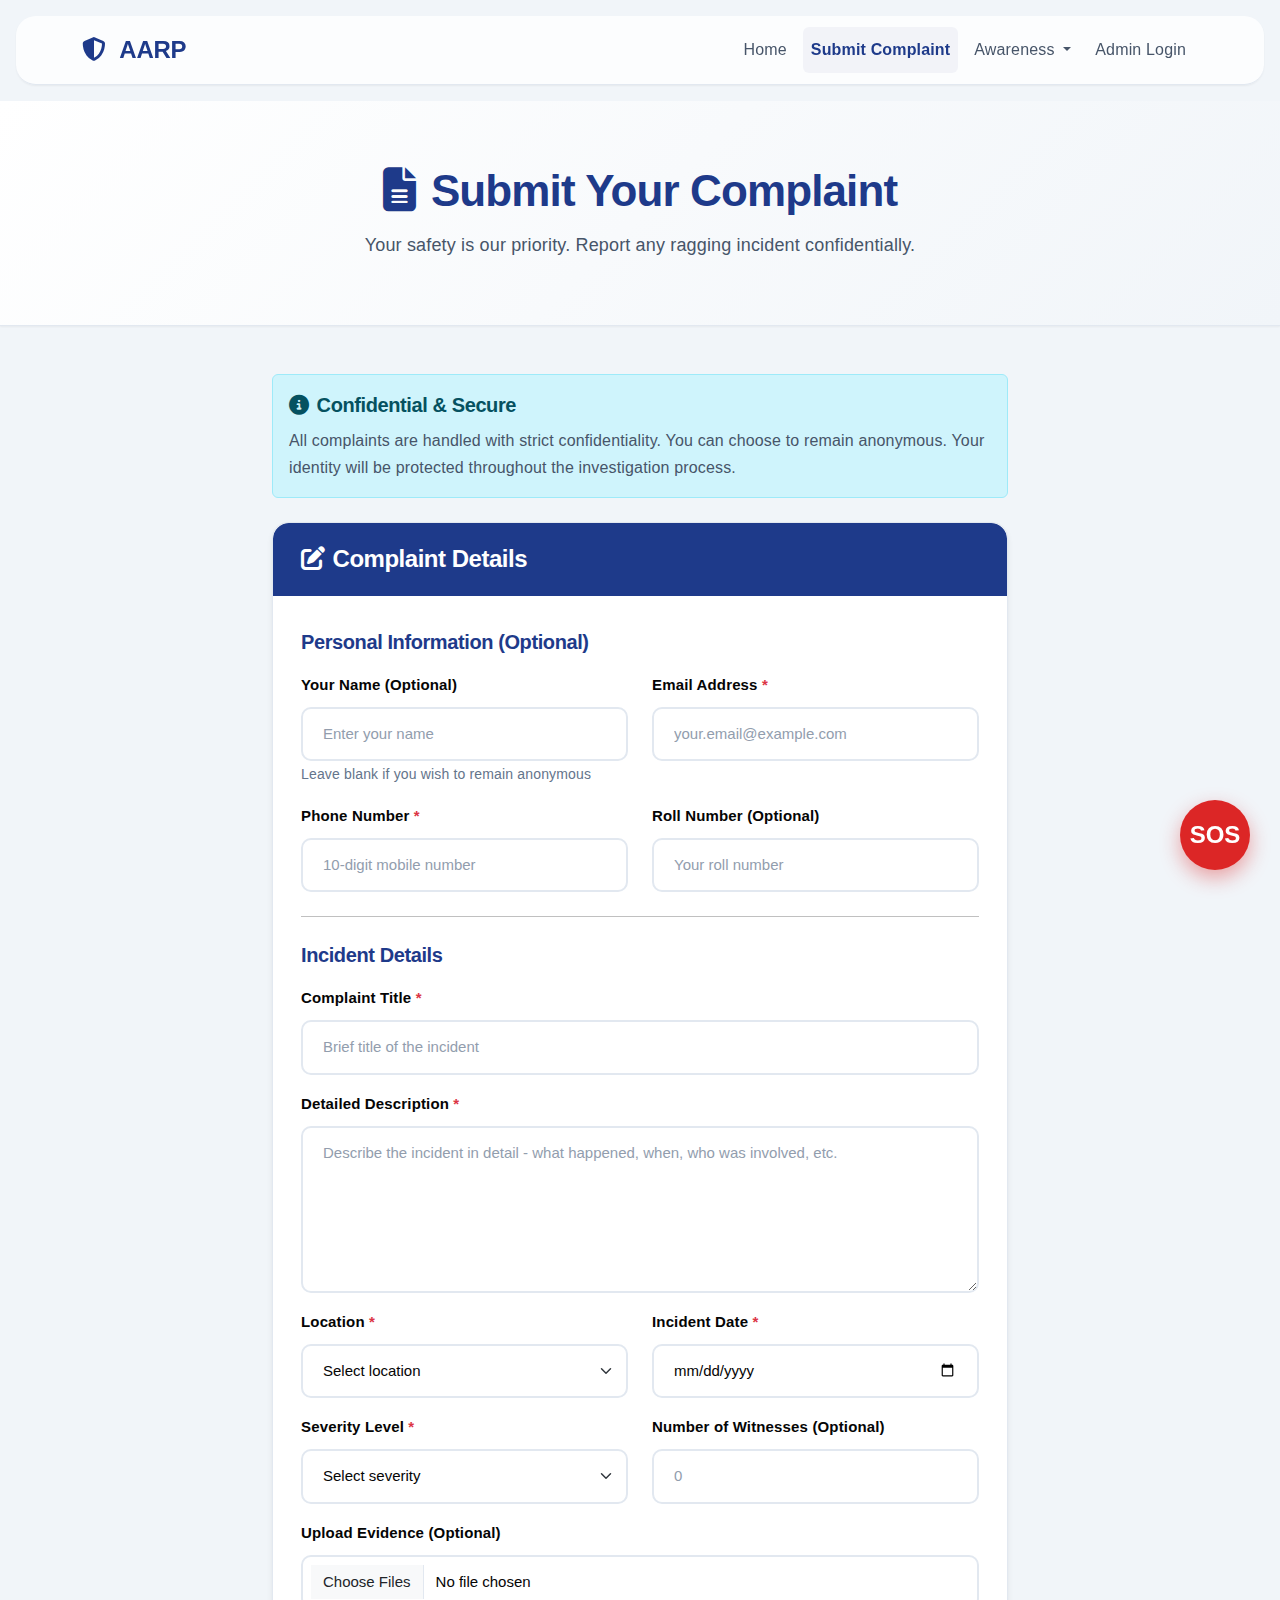
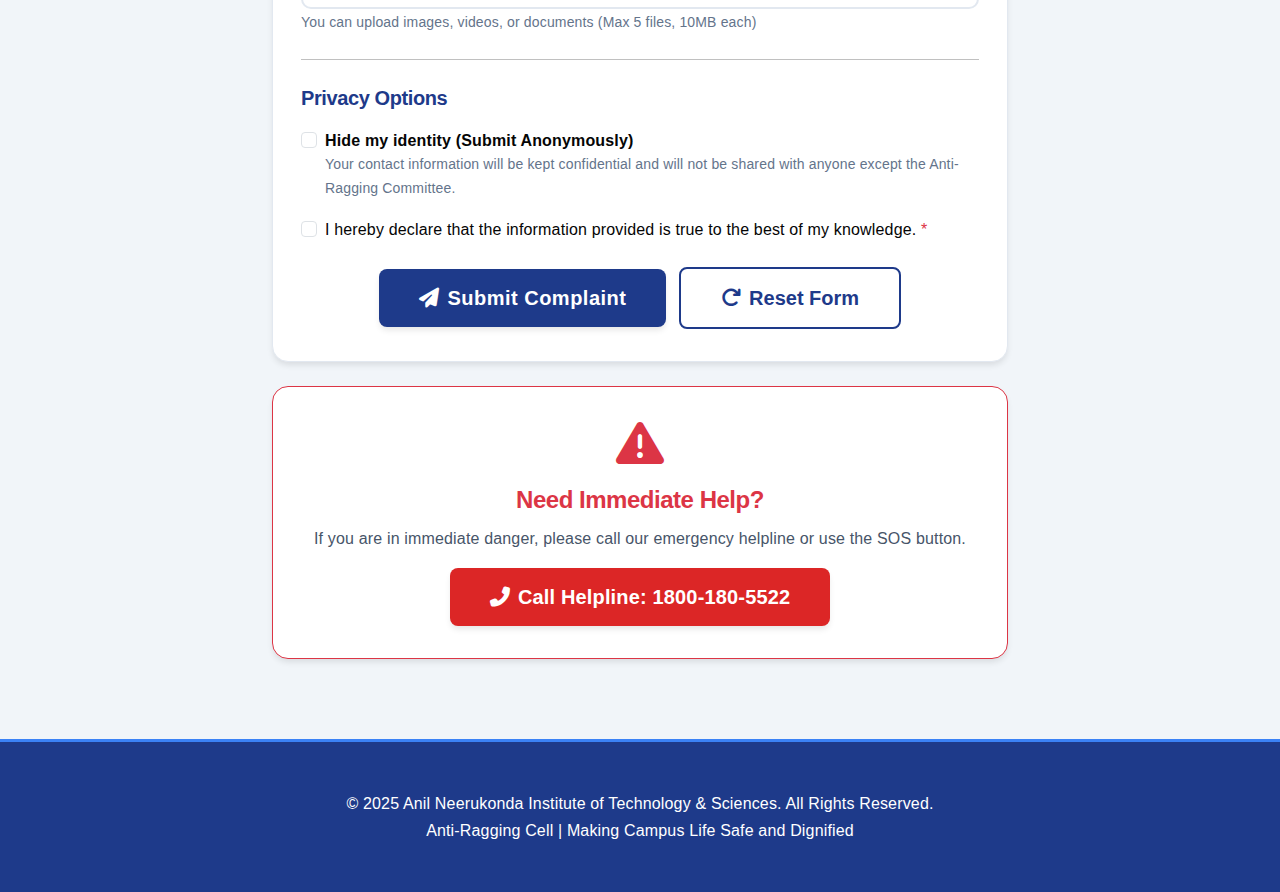
<file: student.html>
<!DOCTYPE html>
<html lang="en">
<head>
    <meta charset="UTF-8">
    <meta name="viewport" content="width=device-width, initial-scale=1.0">
    <title>Submit Complaint - Anti-Ragging Portal</title>
    
    <!-- Bootstrap 5 CSS -->
    <link href="https://cdn.jsdelivr.net/npm/bootstrap@5.3.0/dist/css/bootstrap.min.css" rel="stylesheet">
    
    <!-- FontAwesome -->
    <link rel="stylesheet" href="https://cdnjs.cloudflare.com/ajax/libs/font-awesome/6.4.0/css/all.min.css">
    
    <!-- Custom CSS -->
    <link rel="stylesheet" href="assets/css/main.css">
</head>
<body>
    
    <!-- Navigation Bar -->
    <nav class="navbar navbar-expand-lg sticky-top">
        <div class="container">
            <a class="navbar-brand" href="index.html">
                <i class="fas fa-shield-alt me-2"></i>
                <span class="logo-text">AARP</span>
            </a>
            <button class="navbar-toggler" type="button" data-bs-toggle="collapse" data-bs-target="#navbarNav">
                <span class="navbar-toggler-icon"></span>
            </button>
            <div class="collapse navbar-collapse" id="navbarNav">
                <ul class="navbar-nav ms-auto">
                    <li class="nav-item">
                        <a class="nav-link" href="index.html">Home</a>
                    </li>
                    <li class="nav-item">
                        <a class="nav-link active" href="student.html">Submit Complaint</a>
                    </li>
                    <li class="nav-item dropdown">
                        <a class="nav-link dropdown-toggle" href="#" id="awarenessDropdown" role="button" data-bs-toggle="dropdown">
                            Awareness
                        </a>
                        <ul class="dropdown-menu">
                            <li><a class="dropdown-item" href="guidelines.html">Anti-Ragging Guidelines</a></li>
                            <li><a class="dropdown-item" href="student-rights.html">Student Rights</a></li>
                            <li><a class="dropdown-item" href="penalties.html">Penalties</a></li>
                            <li><a class="dropdown-item" href="helplines.html">Helplines</a></li>
                            <li><a class="dropdown-item" href="awareness.html">Awareness Posters</a></li>
                        </ul>
                    </li>
                    <li class="nav-item">
                        <a class="nav-link" href="admin-login.html">Admin Login</a>
                    </li>
                </ul>
            </div>
        </div>
    </nav>

    <!-- Page Header -->
    <header class="page-header">
        <div class="container">
            <h1><i class="fas fa-file-alt me-3"></i>Submit Your Complaint</h1>
            <p>Your safety is our priority. Report any ragging incident confidentially.</p>
        </div>
    </header>

    <!-- Main Content -->
    <main class="container my-5">
        
        <div class="row">
            <div class="col-lg-8 mx-auto">
                
                <!-- Important Notice -->
                <div class="alert alert-info mb-4" role="alert">
                    <h5 class="alert-heading"><i class="fas fa-info-circle me-2"></i>Confidential & Secure</h5>
                    <p class="mb-0">All complaints are handled with strict confidentiality. You can choose to remain anonymous. Your identity will be protected throughout the investigation process.</p>
                </div>

                <!-- Complaint Form -->
                <div class="card">
                    <div class="card-header">
                        <h4 class="mb-0"><i class="fas fa-edit me-2"></i>Complaint Details</h4>
                    </div>
                    <div class="card-body">
                        <form id="complaintForm" novalidate>
                            
                            <!-- Personal Information -->
                            <h5 class="text-primary mb-3">Personal Information (Optional)</h5>
                            
                            <div class="row mb-3">
                                <div class="col-md-6">
                                    <label for="studentName" class="form-label">Your Name (Optional)</label>
                                    <input type="text" class="form-control" id="studentName" placeholder="Enter your name">
                                    <small class="text-muted">Leave blank if you wish to remain anonymous</small>
                                </div>
                                <div class="col-md-6">
                                    <label for="studentEmail" class="form-label">Email Address <span class="text-danger">*</span></label>
                                    <input type="email" class="form-control" id="studentEmail" placeholder="your.email@example.com" required>
                                    <div class="invalid-feedback">Please provide a valid email address.</div>
                                </div>
                            </div>

                            <div class="row mb-4">
                                <div class="col-md-6">
                                    <label for="studentPhone" class="form-label">Phone Number <span class="text-danger">*</span></label>
                                    <input type="tel" class="form-control" id="studentPhone" placeholder="10-digit mobile number" required pattern="[0-9]{10}">
                                    <div class="invalid-feedback">Please provide a valid 10-digit phone number.</div>
                                </div>
                                <div class="col-md-6">
                                    <label for="studentRollNo" class="form-label">Roll Number (Optional)</label>
                                    <input type="text" class="form-control" id="studentRollNo" placeholder="Your roll number">
                                </div>
                            </div>

                            <hr class="my-4">

                            <!-- Complaint Information -->
                            <h5 class="text-primary mb-3">Incident Details</h5>

                            <div class="mb-3">
                                <label for="complaintTitle" class="form-label">Complaint Title <span class="text-danger">*</span></label>
                                <input type="text" class="form-control" id="complaintTitle" placeholder="Brief title of the incident" required>
                                <div class="invalid-feedback">Please provide a complaint title.</div>
                            </div>

                            <div class="mb-3">
                                <label for="complaintDescription" class="form-label">Detailed Description <span class="text-danger">*</span></label>
                                <textarea class="form-control" id="complaintDescription" rows="6" placeholder="Describe the incident in detail - what happened, when, who was involved, etc." required></textarea>
                                <div class="invalid-feedback">Please provide a detailed description.</div>
                            </div>

                            <div class="row mb-3">
                                <div class="col-md-6">
                                    <label for="incidentLocation" class="form-label">Location <span class="text-danger">*</span></label>
                                    <select class="form-select" id="incidentLocation" required>
                                        <option value="" selected disabled>Select location</option>
                                        <option value="Boys Hostel">Boys Hostel</option>
                                        <option value="Girls Hostel">Girls Hostel</option>
                                        <option value="CSE Department">CSE Department</option>
                                        <option value="ECE Department">ECE Department</option>
                                        <option value="EEE Department">EEE Department</option>
                                        <option value="Mechanical Department">Mechanical Department</option>
                                        <option value="Civil Department">Civil Department</option>
                                        <option value="Cafeteria">Cafeteria</option>
                                        <option value="Library">Library</option>
                                        <option value="Sports Ground">Sports Ground</option>
                                        <option value="Parking Area">Parking Area</option>
                                        <option value="Other">Other</option>
                                    </select>
                                    <div class="invalid-feedback">Please select a location.</div>
                                </div>
                                <div class="col-md-6">
                                    <label for="incidentDate" class="form-label">Incident Date <span class="text-danger">*</span></label>
                                    <input type="date" class="form-control" id="incidentDate" required>
                                    <div class="invalid-feedback">Please provide the incident date.</div>
                                </div>
                            </div>

                            <div class="row mb-3">
                                <div class="col-md-6">
                                    <label for="severityLevel" class="form-label">Severity Level <span class="text-danger">*</span></label>
                                    <select class="form-select" id="severityLevel" required>
                                        <option value="" selected disabled>Select severity</option>
                                        <option value="Low">Low - Minor teasing or discomfort</option>
                                        <option value="Medium">Medium - Verbal abuse or intimidation</option>
                                        <option value="High">High - Physical harm or serious threat</option>
                                    </select>
                                    <div class="invalid-feedback">Please select severity level.</div>
                                </div>
                                <div class="col-md-6">
                                    <label for="witnessCount" class="form-label">Number of Witnesses (Optional)</label>
                                    <input type="number" class="form-control" id="witnessCount" placeholder="0" min="0">
                                </div>
                            </div>

                            <div class="mb-4">
                                <label for="evidenceFile" class="form-label">Upload Evidence (Optional)</label>
                                <input type="file" class="form-control" id="evidenceFile" accept="image/*,video/*,.pdf,.doc,.docx" multiple>
                                <small class="text-muted">You can upload images, videos, or documents (Max 5 files, 10MB each)</small>
                            </div>

                            <hr class="my-4">

                            <!-- Anonymity Option -->
                            <h5 class="text-primary mb-3">Privacy Options</h5>
                            
                            <div class="form-check mb-3">
                                <input class="form-check-input" type="checkbox" id="anonymousCheck">
                                <label class="form-check-label" for="anonymousCheck">
                                    <strong>Hide my identity (Submit Anonymously)</strong>
                                    <p class="text-muted mb-0 small">Your contact information will be kept confidential and will not be shared with anyone except the Anti-Ragging Committee.</p>
                                </label>
                            </div>

                            <div class="form-check mb-4">
                                <input class="form-check-input" type="checkbox" id="termsCheck" required>
                                <label class="form-check-label" for="termsCheck">
                                    I hereby declare that the information provided is true to the best of my knowledge. <span class="text-danger">*</span>
                                </label>
                                <div class="invalid-feedback">You must agree before submitting.</div>
                            </div>

                            <!-- Submit Button -->
                            <div class="text-center">
                                <button type="submit" class="btn btn-primary btn-lg">
                                    <i class="fas fa-paper-plane me-2"></i>Submit Complaint
                                </button>
                                <button type="reset" class="btn btn-outline-primary btn-lg ms-2">
                                    <i class="fas fa-redo me-2"></i>Reset Form
                                </button>
                            </div>

                        </form>
                    </div>
                </div>

                <!-- Emergency Help Section -->
                <div class="card mt-4 border-danger">
                    <div class="card-body text-center">
                        <i class="fas fa-exclamation-triangle text-danger" style="font-size: 3rem;"></i>
                        <h4 class="mt-3 text-danger">Need Immediate Help?</h4>
                        <p>If you are in immediate danger, please call our emergency helpline or use the SOS button.</p>
                        <a href="tel:1800-180-5522" class="btn btn-danger btn-lg">
                            <i class="fas fa-phone-alt me-2"></i>Call Helpline: 1800-180-5522
                        </a>
                    </div>
                </div>

            </div>
        </div>

    </main>

    <!-- Success Modal -->
    <div class="modal fade" id="successModal" tabindex="-1" aria-labelledby="successModalLabel" aria-hidden="true">
        <div class="modal-dialog modal-dialog-centered">
            <div class="modal-content">
                <div class="modal-header bg-success text-white">
                    <h5 class="modal-title text-white" id="successModalLabel">
                        <i class="fas fa-check-circle me-2"></i>Complaint Submitted Successfully
                    </h5>
                    <button type="button" class="btn-close" data-bs-dismiss="modal" aria-label="Close"></button>
                </div>
                <div class="modal-body text-center py-4">
                    <i class="fas fa-check-circle text-success" style="font-size: 4rem;"></i>
                    <h4 class="mt-3">Thank You!</h4>
                    <p class="lead">Your complaint has been received and registered.</p>
                    <p><strong>Complaint ID:</strong> <span id="complaintId" class="text-primary">ARW2025-001234</span></p>
                    <p class="text-muted">Please save this ID for future reference. Our team will review your complaint and take appropriate action within 24-48 hours.</p>
                    <p class="text-muted">You will receive updates via email and SMS.</p>
                </div>
                <div class="modal-footer">
                    <a href="index.html" class="btn btn-primary">Return to Home</a>
                    <button type="button" class="btn btn-outline-primary" data-bs-dismiss="modal">Submit Another Complaint</button>
                </div>
            </div>
        </div>
    </div>

    <!-- SOS Button -->
    <button class="sos-button" id="sosButton" title="Emergency SOS">
        SOS
    </button>

    <!-- SOS Modal -->
    <div class="modal fade" id="sosModal" tabindex="-1" aria-labelledby="sosModalLabel" aria-hidden="true">
        <div class="modal-dialog modal-dialog-centered">
            <div class="modal-content">
                <div class="modal-header bg-danger text-white">
                    <h5 class="modal-title text-white" id="sosModalLabel">
                        <i class="fas fa-exclamation-triangle me-2"></i>Emergency SOS
                    </h5>
                    <button type="button" class="btn-close" data-bs-dismiss="modal" aria-label="Close"></button>
                </div>
                <div class="modal-body text-center py-4">
                    <i class="fas fa-phone-volume text-danger" style="font-size: 4rem;"></i>
                    <h4 class="mt-3">Emergency Helplines</h4>
                    <p class="lead">Call immediately if you are in danger</p>
                    
                    <div class="list-group text-start mt-4">
                        <div class="list-group-item">
                            <strong>ANITS Anti-Ragging Cell</strong>
                            <h5 class="text-primary mb-0">1800-180-5522</h5>
                        </div>
                        <div class="list-group-item">
                            <strong>UGC 24x7 Toll Free Helpline</strong>
                            <h5 class="text-primary mb-0">1800-180-5522</h5>
                        </div>
                        <div class="list-group-item">
                            <strong>Police Emergency</strong>
                            <h5 class="text-primary mb-0">100</h5>
                        </div>
                        <div class="list-group-item">
                            <strong>Women Helpline</strong>
                            <h5 class="text-primary mb-0">1091</h5>
                        </div>
                    </div>
                    
                    <p class="text-muted mt-3">Your safety is our top priority. Don't hesitate to reach out.</p>
                </div>
                <div class="modal-footer">
                    <button type="button" class="btn btn-outline-secondary" data-bs-dismiss="modal">Close</button>
                </div>
            </div>
        </div>
    </div>

    <!-- Footer -->
    <footer class="footer">
        <div class="container">
            <p>&copy; 2025 Anil Neerukonda Institute of Technology & Sciences. All Rights Reserved.</p>
            <p>Anti-Ragging Cell | Making Campus Life Safe and Dignified</p>
        </div>
    </footer>

    <!-- Bootstrap 5 JS Bundle -->
    <script src="https://cdn.jsdelivr.net/npm/bootstrap@5.3.0/dist/js/bootstrap.bundle.min.js"></script>
    
    <!-- Custom JavaScript -->
    <script src="assets/js/main.js"></script>
    
</body>
</html>
</file>
<file: assets/css/main.css>
/* ================================================
   Anti-Ragging Portal - ANITS
   Main Stylesheet
   Theme Colors: Professional Light Theme
   White, Navy Blue, Black
   ================================================ */

/* ========== ROOT VARIABLES ========== */
:root {
    --primary-color: #1e3a8a;         /* Deep Navy Blue */
    --secondary-color: #3b82f6;       /* Bright Navy Blue */
    --accent-color: #f8fafc;          /* Very Light Gray/White */
    --bg-light: #ffffff;              /* Pure White */
    --bg-card: #ffffff;               /* White Card Background */
    --bg-gray: #f1f5f9;               /* Light Gray Background */
    --text-dark: #050505;             /* Almost Black */
    --text-light: #475569;            /* Dark Gray */
    --text-muted: #64748b;            /* Medium Gray */
    --white: #ffffff;
    --black: #000000;
    --danger: #dc2626;                /* Red for danger */
    --warning: #f59e0b;               /* Orange for warning */
    --success: #059669;               /* Green for success */
    --border-color: #e2e8f0;
    --hover-overlay: rgba(30, 58, 138, 0.05);
    --shadow-sm: 0 1px 2px 0 rgba(0, 0, 0, 0.05);
    --shadow-md: 0 4px 6px -1px rgba(0, 0, 0, 0.1);
    --shadow-lg: 0 10px 15px -3px rgba(0, 0, 0, 0.1);
}

/* ========== GLOBAL STYLES ========== */
* {
    margin: 0;
    padding: 0;
    box-sizing: border-box;
}

body {
    font-family: 'Inter', 'Segoe UI', -apple-system, BlinkMacSystemFont, sans-serif;
    color: var(--text-dark);
    background-color: var(--bg-gray);
    line-height: 1.6;
    letter-spacing: 0.01em;
}

/* ========== TYPOGRAPHY ========== */
h1, h2, h3, h4, h5, h6 {
    font-weight: 600;
    color: var(--text-dark);
    letter-spacing: -0.02em;
}

h1 { font-size: 2.75rem; line-height: 1.2; }
h2 { font-size: 2.25rem; line-height: 1.25; }
h3 { font-size: 1.875rem; line-height: 1.3; }
h4 { font-size: 1.5rem; line-height: 1.35; }
h5 { font-size: 1.25rem; line-height: 1.4; }
h6 { font-size: 1rem; line-height: 1.5; }

p {
    color: var(--text-light);
    margin-bottom: 1rem;
    line-height: 1.7;
}

/* ========== NAVIGATION BAR ========== */
.navbar {
    background-color: rgba(255, 255, 255, 0.8);
    backdrop-filter: blur(10px);
    -webkit-backdrop-filter: blur(10px);
    box-shadow: var(--shadow-sm);
    padding:10px;
    border-bottom: 1px solid var(--border-color);
    border-radius: 20px;
    margin: 1rem;
}

.navbar-brand {
    font-weight: 700;
    font-size: 1.5rem;
    color: var(--primary-color) !important;
    letter-spacing: -0.01em;
}

.navbar-brand .logo-text {
    color: var(--primary-color);
}

.navbar-nav .nav-link {
    color: var(--text-light);
    font-weight: 500;
    padding: 0.625rem 1.25rem;
    transition: all 0.3s ease;
    border-radius: 6px;
    margin: 0 0.25rem;
}

.navbar-nav .nav-link:hover {
    color: var(--primary-color);
    background-color: var(--hover-overlay);
    transform: translateY(-2px);
}

.navbar-nav .nav-link.active {
    color: var(--primary-color);
    background-color: var(--hover-overlay);
    font-weight: 600;
}

/* ========== BUTTONS ========== */
.btn-primary {
    background: var(--primary-color);
    border: none;
    padding: 0.875rem 2.5rem;
    font-weight: 600;
    transition: none;
    color: var(--white);
    border-radius: 8px;
    letter-spacing: 0.025em;
    box-shadow: var(--shadow-md);
}

.btn-primary:hover {
    background: var(--primary-color);
    transform: none;
    box-shadow: var(--shadow-md);
    color: var(--white);
}

.btn-secondary {
    background: var(--secondary-color);
    border: none;
    padding: 0.875rem 2.5rem;
    font-weight: 600;
    transition: none;
    color: var(--white);
    border-radius: 8px;
    letter-spacing: 0.025em;
    box-shadow: var(--shadow-md);
}

.btn-secondary:hover {
    background: var(--secondary-color);
    transform: none;
    box-shadow: var(--shadow-md);
    color: var(--white);
}

.btn-danger {
    background-color: var(--danger);
    border: none;
    padding: 0.875rem 2.5rem;
    font-weight: 600;
    border-radius: 8px;
    box-shadow: var(--shadow-md);
    color: var(--white);
}

.btn-danger:hover {
    background-color: var(--danger);
    transform: none;
    box-shadow: var(--shadow-md);
}

.btn-success {
    background-color: var(--success);
    border: none;
    padding: 0.875rem 2.5rem;
    font-weight: 600;
    border-radius: 8px;
    box-shadow: var(--shadow-md);
    color: var(--white);
}

.btn-success:hover {
    background-color: var(--success);
    transform: none;
    box-shadow: var(--shadow-md);
}

.btn-outline-primary {
    color: var(--primary-color);
    border: 2px solid var(--primary-color);
    font-weight: 600;
    background-color: transparent;
    padding: 0.875rem 2.5rem;
    border-radius: 8px;
    transition: none;
}

.btn-outline-primary:hover {
    background-color: transparent;
    border-color: var(--primary-color);
    color: var(--primary-color);
    transform: none;
    box-shadow: none;
}

/* ========== CARDS ========== */
.card {
    border: 1px solid var(--border-color);
    border-radius: 16px;
    box-shadow: var(--shadow-md);
    transition: none;
    background-color: var(--white);
    overflow: hidden;
}

.card:hover {
    transform: none;
    box-shadow: var(--shadow-md);
    border-color: var(--border-color);
}

.card-header {
    background: var(--primary-color);
    color: var(--white);
    font-weight: 600;
    border-radius: 16px 16px 0 0 !important;
    padding: 1.25rem 1.75rem;
    border: none;
    letter-spacing: 0.025em;
}

.card-header h1,
.card-header h2,
.card-header h3,
.card-header h4,
.card-header h5,
.card-header h6 {
    color: var(--white);
}

.card-body {
    padding: 2rem 1.75rem;
    color: var(--text-dark);
}

.card-icon {
    font-size: 3.5rem;
    color: var(--primary-color);
    margin-bottom: 1.5rem;
}

.card-title {
    font-size: 1.5rem;
    font-weight: 700;
    margin-bottom: 1rem;
    color: var(--text-dark);
    letter-spacing: -0.01em;
}

/* ========== NAVIGATION CARDS (HOME PAGE) ========== */
.nav-card {
    cursor: pointer;
    text-decoration: none;
    display: block;
}

.nav-card .card-body {
    text-align: center;
    padding: 3.5rem 2rem;
}

.nav-card:hover {
    text-decoration: none;
}

/* ========== FORMS ========== */
.form-control, .form-select {
    border: 2px solid var(--border-color);
    border-radius: 10px;
    padding: 0.875rem 1.25rem;
    transition: none;
    background-color: var(--white);
    color: var(--text-dark);
    font-size: 0.9375rem;
}

.form-control:focus, .form-select:focus {
    border-color: var(--primary-color);
    box-shadow: 0 0 0 3px rgba(30, 58, 138, 0.1);
    background-color: var(--white);
    color: var(--text-dark);
    outline: none;
}

.form-label {
    font-weight: 600;
    color: var(--text-dark);
    margin-bottom: 0.625rem;
    letter-spacing: 0.01em;
    font-size: 0.9375rem;
}

.form-check-input:checked {
    background-color: var(--primary-color);
    border-color: var(--primary-color);
}

.form-control::placeholder {
    color: var(--text-muted);
    opacity: 0.7;
}

/* ========== HEADER ========== */
.page-header {
    background: linear-gradient(135deg, var(--white) 0%, var(--bg-gray) 100%);
    padding: 4rem 0;
    text-align: center;
    box-shadow: var(--shadow-sm);
    border-bottom: 1px solid var(--border-color);
}

.page-header h1 {
    font-size: 2.75rem;
    margin-bottom: 0.75rem;
    font-weight: 700;
    letter-spacing: -0.02em;
    color: var(--primary-color);
}

.page-header p {
    font-size: 1.125rem;
    color: var(--text-light);
    max-width: 600px;
    margin: 0 auto;
}

/* ========== FOOTER ========== */
.footer {
    background: var(--primary-color);
    color: var(--white);
    padding: 3rem 0;
    text-align: center;
    margin-top: 5rem;
    border-top: 3px solid var(--secondary-color);
}

.footer p {
    margin: 0;
    color: var(--white);
}

.footer a {
    color: var(--white);
    text-decoration: underline;
}

.footer a:hover {
    color: var(--white);
}

.footer h1,
.footer h2,
.footer h3,
.footer h4,
.footer h5,
.footer h6 {
    color: var(--white);
}

/* ========== SOS BUTTON ========== */
.sos-button {
    position: fixed;
    bottom: 30px;
    right: 30px;
    width: 70px;
    height: 70px;
    background: var(--danger);
    color: var(--white);
    border-radius: 50%;
    display: flex;
    align-items: center;
    justify-content: center;
    font-size: 1.5rem;
    font-weight: 700;
    box-shadow: 0 8px 20px rgba(220, 38, 38, 0.4);
    cursor: pointer;
    z-index: 1000;
    transition: none;
    border: none;
}

.sos-button:hover {
    transform: none;
    box-shadow: 0 8px 20px rgba(220, 38, 38, 0.4);
}

/* ========== ADMIN SIDEBAR ========== */
.admin-sidebar {
    background: var(--white);
    height: 100vh;
    position: fixed;
    top: 0;
    left: 0;
    width: 260px;
    padding-top: 2rem;
    box-shadow: var(--shadow-lg);
    overflow-y: auto;
    border-right: 1px solid var(--border-color);
}

.admin-sidebar .sidebar-brand {
    padding: 0 1.5rem;
    margin-bottom: 2rem;
}

.admin-sidebar .sidebar-brand h4 {
    color: var(--primary-color);
    font-weight: 700;
}

.admin-sidebar .nav-link {
    color: var(--text-light);
    padding: 1rem 1.5rem;
    font-weight: 500;
    transition: none;
    border-left: 3px solid transparent;
    margin: 0.25rem 0;
    border-radius: 0 8px 8px 0;
}

.admin-sidebar .nav-link:hover {
    background-color: transparent;
    border-left-color: transparent;
    color: var(--text-light);
    padding-left: 1.5rem;
}

.admin-sidebar .nav-link.active {
    background-color: var(--hover-overlay);
    color: var(--primary-color);
    border-left-color: var(--primary-color);
    font-weight: 600;
}

.admin-sidebar .nav-link i {
    margin-right: 0.75rem;
    width: 20px;
}

.admin-content {
    margin-left: 260px;
    padding: 2.5rem;
    min-height: 100vh;
    background-color: var(--bg-gray);
}

/* ========== TABLES ========== */
.table {
    background-color: var(--white);
    border-radius: 12px;
    overflow: hidden;
    color: var(--text-dark);
    border: 1px solid var(--border-color);
    box-shadow: var(--shadow-sm);
}

.table thead {
    background: var(--primary-color);
    color: var(--white);
}

.table thead th {
    font-weight: 600;
    padding: 1.25rem 1rem;
    border: none;
    letter-spacing: 0.025em;
    font-size: 0.9375rem;
}

.table tbody td {
    padding: 1.25rem 1rem;
    vertical-align: middle;
    border-color: var(--border-color);
    color: var(--text-light);
}

.table-hover tbody tr:hover {
    background-color: var(--white);
}

/* ========== BADGES ========== */
.badge {
    padding: 0.5rem 1.125rem;
    font-weight: 600;
    border-radius: 24px;
    font-size: 0.8125rem;
    letter-spacing: 0.025em;
}

.badge-pending {
    background-color: var(--warning);
    color: var(--white);
}

.badge-review {
    background-color: var(--primary-color);
    color: var(--white);
}

.badge-resolved {
    background-color: var(--success);
    color: var(--white);
}

.badge-high {
    background-color: var(--danger);
    color: var(--white);
}

.badge-medium {
    background-color: var(--warning);
    color: var(--white);
}

.badge-low {
    background-color: var(--secondary-color);
    color: var(--white);
}

/* ========== STAT CARDS ========== */
.stat-card {
    padding: 2rem;
    border-radius: 16px;
    background: var(--white);
    box-shadow: var(--shadow-md);
    border: 1px solid var(--border-color);
    transition: none;
}

.stat-card:hover {
    transform: none;
    box-shadow: var(--shadow-md);
    border-color: var(--border-color);
}

.stat-card .stat-icon {
    font-size: 2.75rem;
    color: var(--primary-color);
    margin-bottom: 1rem;
}

.stat-card .stat-value {
    font-size: 2.25rem;
    font-weight: 700;
    color: var(--primary-color);
    letter-spacing: -0.02em;
}

.stat-card .stat-label {
    color: var(--text-light);
    font-weight: 500;
    font-size: 0.9375rem;
    margin-top: 0.5rem;
}

/* ========== LOGIN PAGE ========== */
.login-container {
    min-height: 100vh;
    display: flex;
    align-items: center;
    justify-content: center;
    background: linear-gradient(135deg, var(--bg-gray) 0%, var(--white) 100%);
}

.login-card {
    max-width: 480px;
    width: 100%;
    box-shadow: var(--shadow-lg);
}

.login-header {
    text-align: center;
    margin-bottom: 2.5rem;
}

.login-header i {
    font-size: 4rem;
    color: var(--primary-color);
    margin-bottom: 1.5rem;
}

/* ========== MODALS ========== */
.modal-content {
    background-color: var(--white);
    border: 1px solid var(--border-color);
    color: var(--text-dark);
}

.modal-header {
    background-color: var(--primary-color);
    color: var(--white);
    border-bottom: 1px solid var(--border-color);
}

.modal-header .btn-close {
    filter: brightness(0) invert(1);
}

.modal-title {
    color: var(--white);
}

.modal-header h1,
.modal-header h2,
.modal-header h3,
.modal-header h4,
.modal-header h5,
.modal-header h6 {
    color: var(--white);
}

.modal-body {
    color: var(--text-dark);
}

/* ========== FILTERS ========== */
.filter-group {
    background: var(--white);
    padding: 2rem;
    border-radius: 12px;
    margin-bottom: 2rem;
    box-shadow: var(--shadow-md);
    border: 1px solid var(--border-color);
}

/* ========== UTILITIES ========== */
.text-primary {
    color: var(--primary-color) !important;
}

.text-secondary {
    color: var(--secondary-color) !important;
}

.bg-primary {
    background-color: var(--primary-color) !important;
}

.bg-secondary {
    background-color: var(--secondary-color) !important;
}

.bg-light {
    background-color: var(--bg-gray) !important;
}

.text-muted {
    color: var(--text-muted) !important;
}

.text-white {
    color: var(--white) !important;
}

.bg-white {
    background-color: var(--white) !important;
}

.text-dark {
    color: var(--text-dark) !important;
}

.bg-primary h1,
.bg-primary h2,
.bg-primary h3,
.bg-primary h4,
.bg-primary h5,
.bg-primary h6 {
    color: var(--white) !important;
}

/* ========== RESPONSIVE DESIGN ========== */
@media (max-width: 768px) {
    h1 { font-size: 2.25rem; }
    h2 { font-size: 1.875rem; }
    h3 { font-size: 1.5rem; }
    
    .admin-sidebar {
        width: 100%;
        height: auto;
        position: relative;
        box-shadow: 0 2px 8px rgba(0, 0, 0, 0.3);
    }
    
    .admin-content {
        margin-left: 0;
        padding: 1.5rem;
    }
    
    .sos-button {
        width: 60px;
        height: 60px;
        bottom: 20px;
        right: 20px;
        font-size: 1.25rem;
    }
    
    .card-body {
        padding: 1.5rem;
    }
    
    .nav-card .card-body {
        padding: 2.5rem 1.5rem;
    }
    
    .page-header {
        padding: 3rem 0;
    }
    
    .page-header h1 {
        font-size: 2.25rem;
    }
}

@media (max-width: 576px) {
    .page-header h1 {
        font-size: 2rem;
    }
    
    .page-header p {
        font-size: 1rem;
    }
    
    .btn-primary, .btn-secondary, .btn-outline-primary {
        padding: 0.75rem 2rem;
        font-size: 0.9375rem;
    }
    
    .card {
        border-radius: 12px;
    }
    
    .stat-card {
        padding: 1.5rem;
    }
}
</file>
